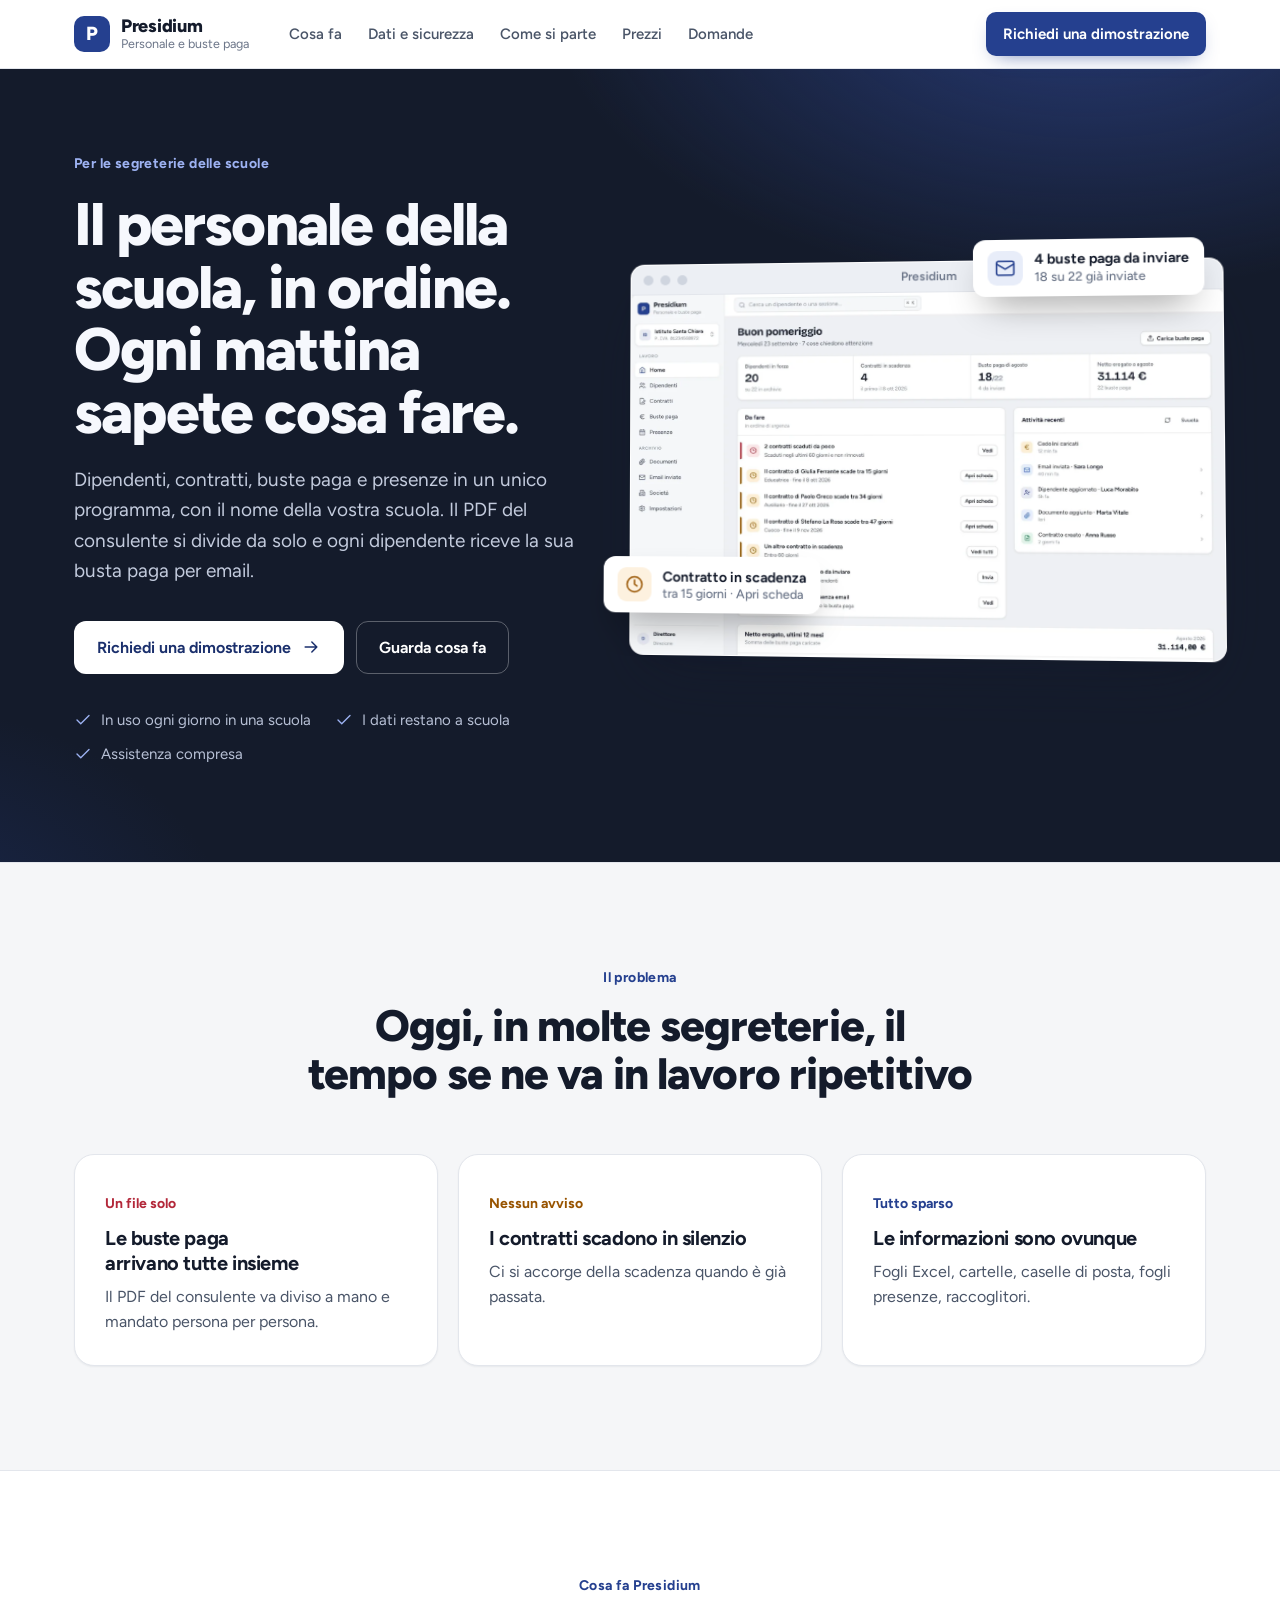
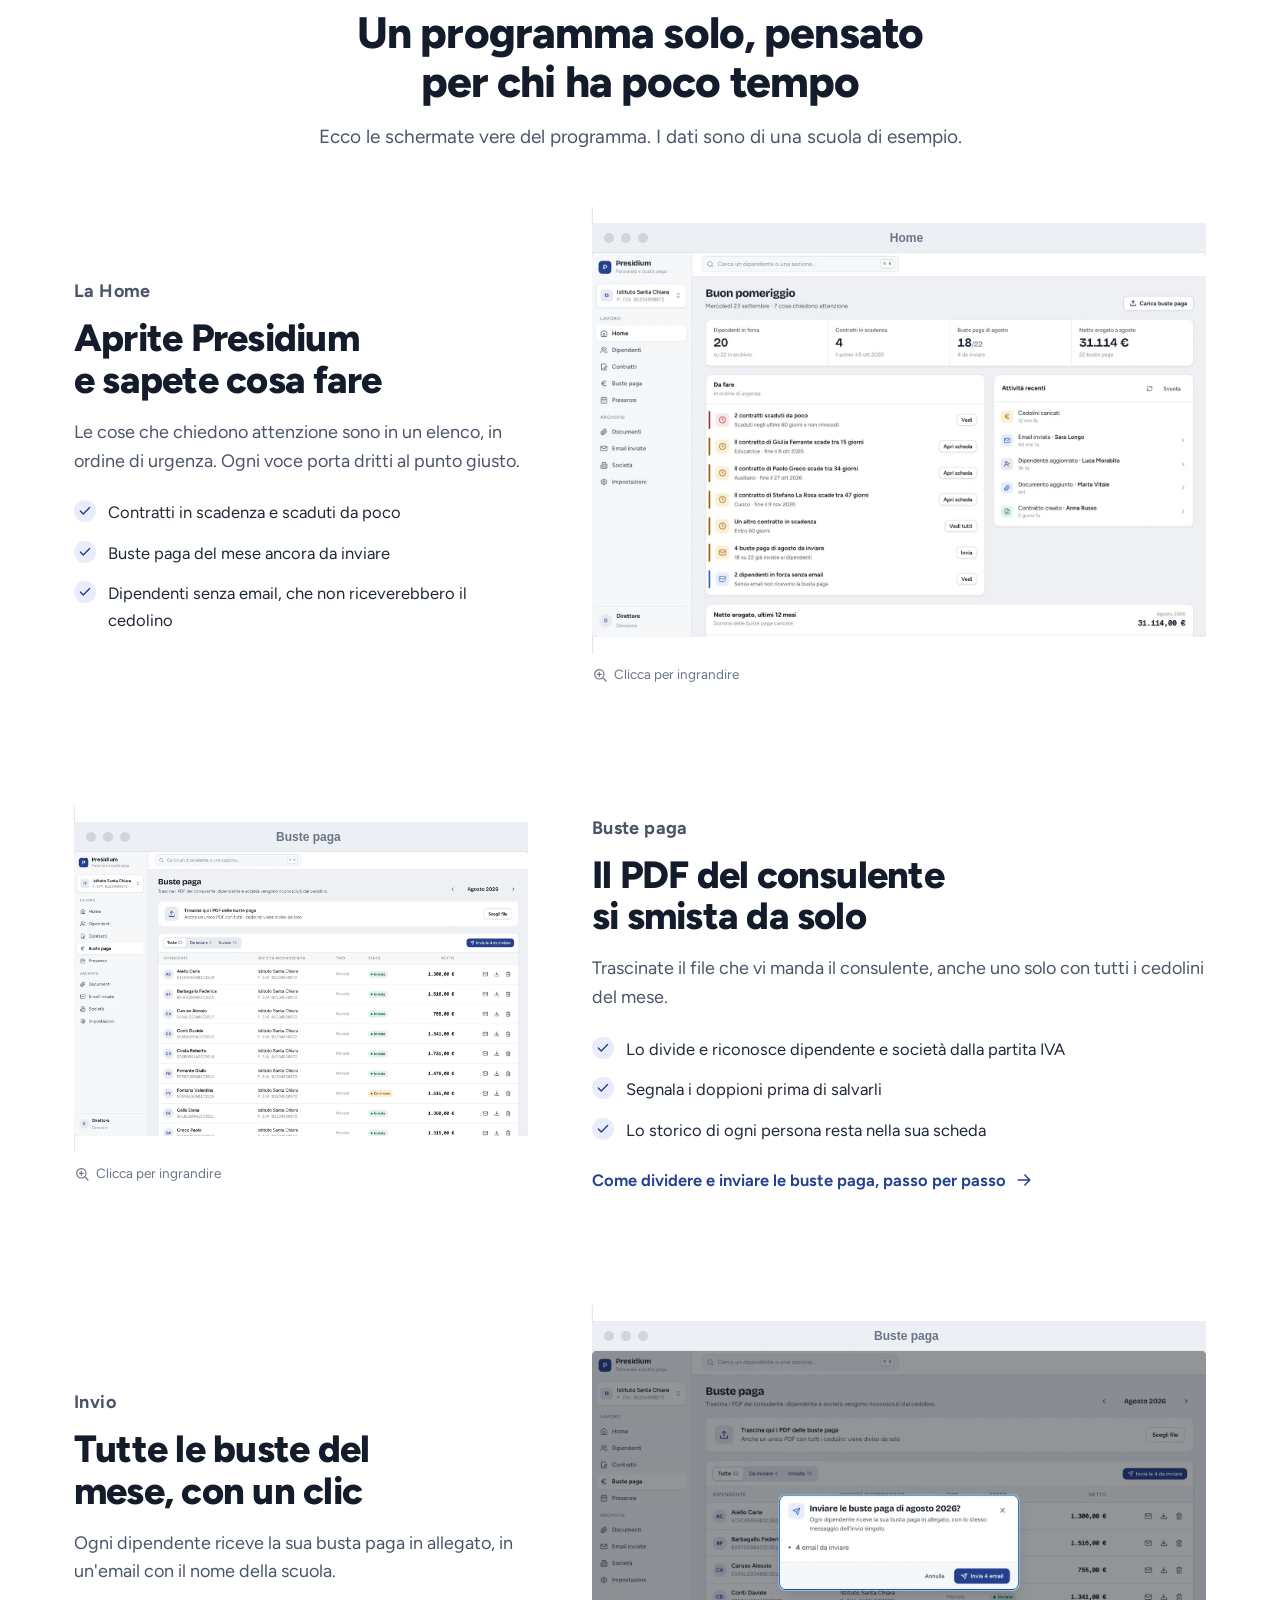
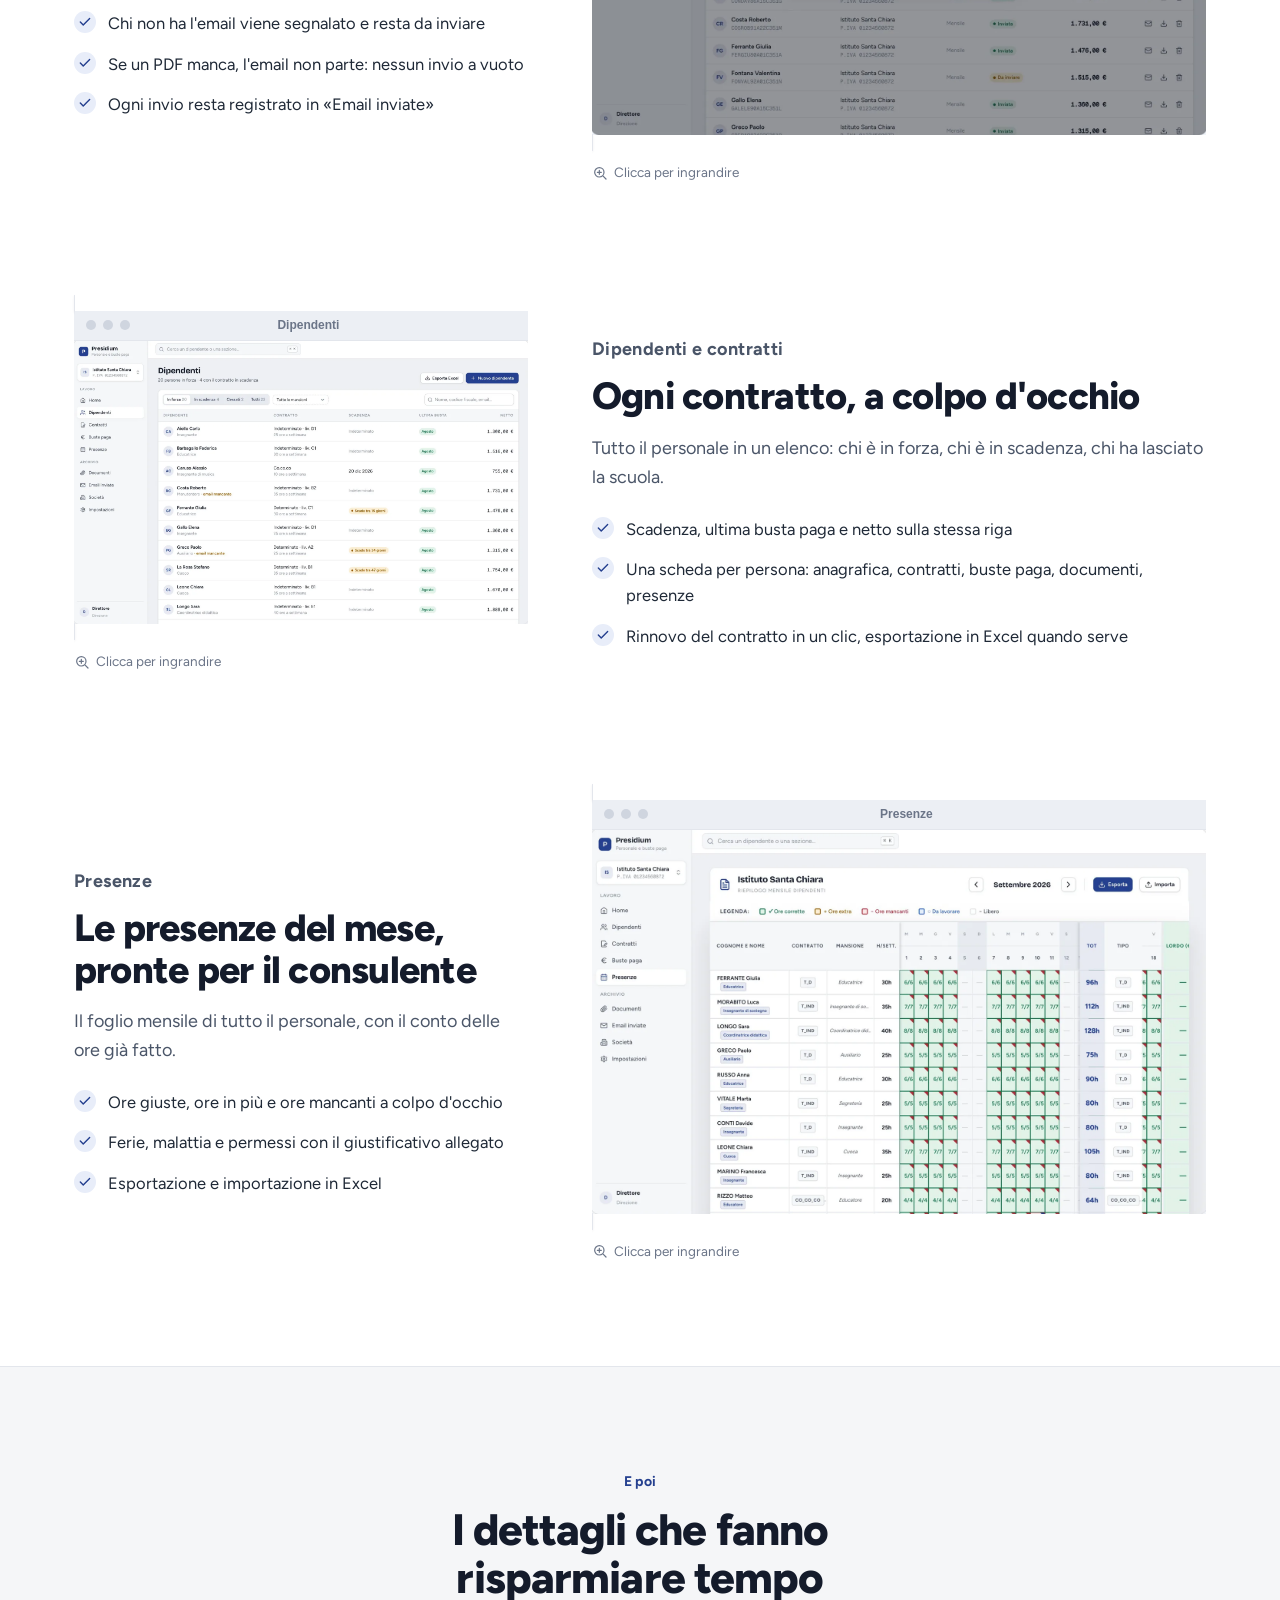
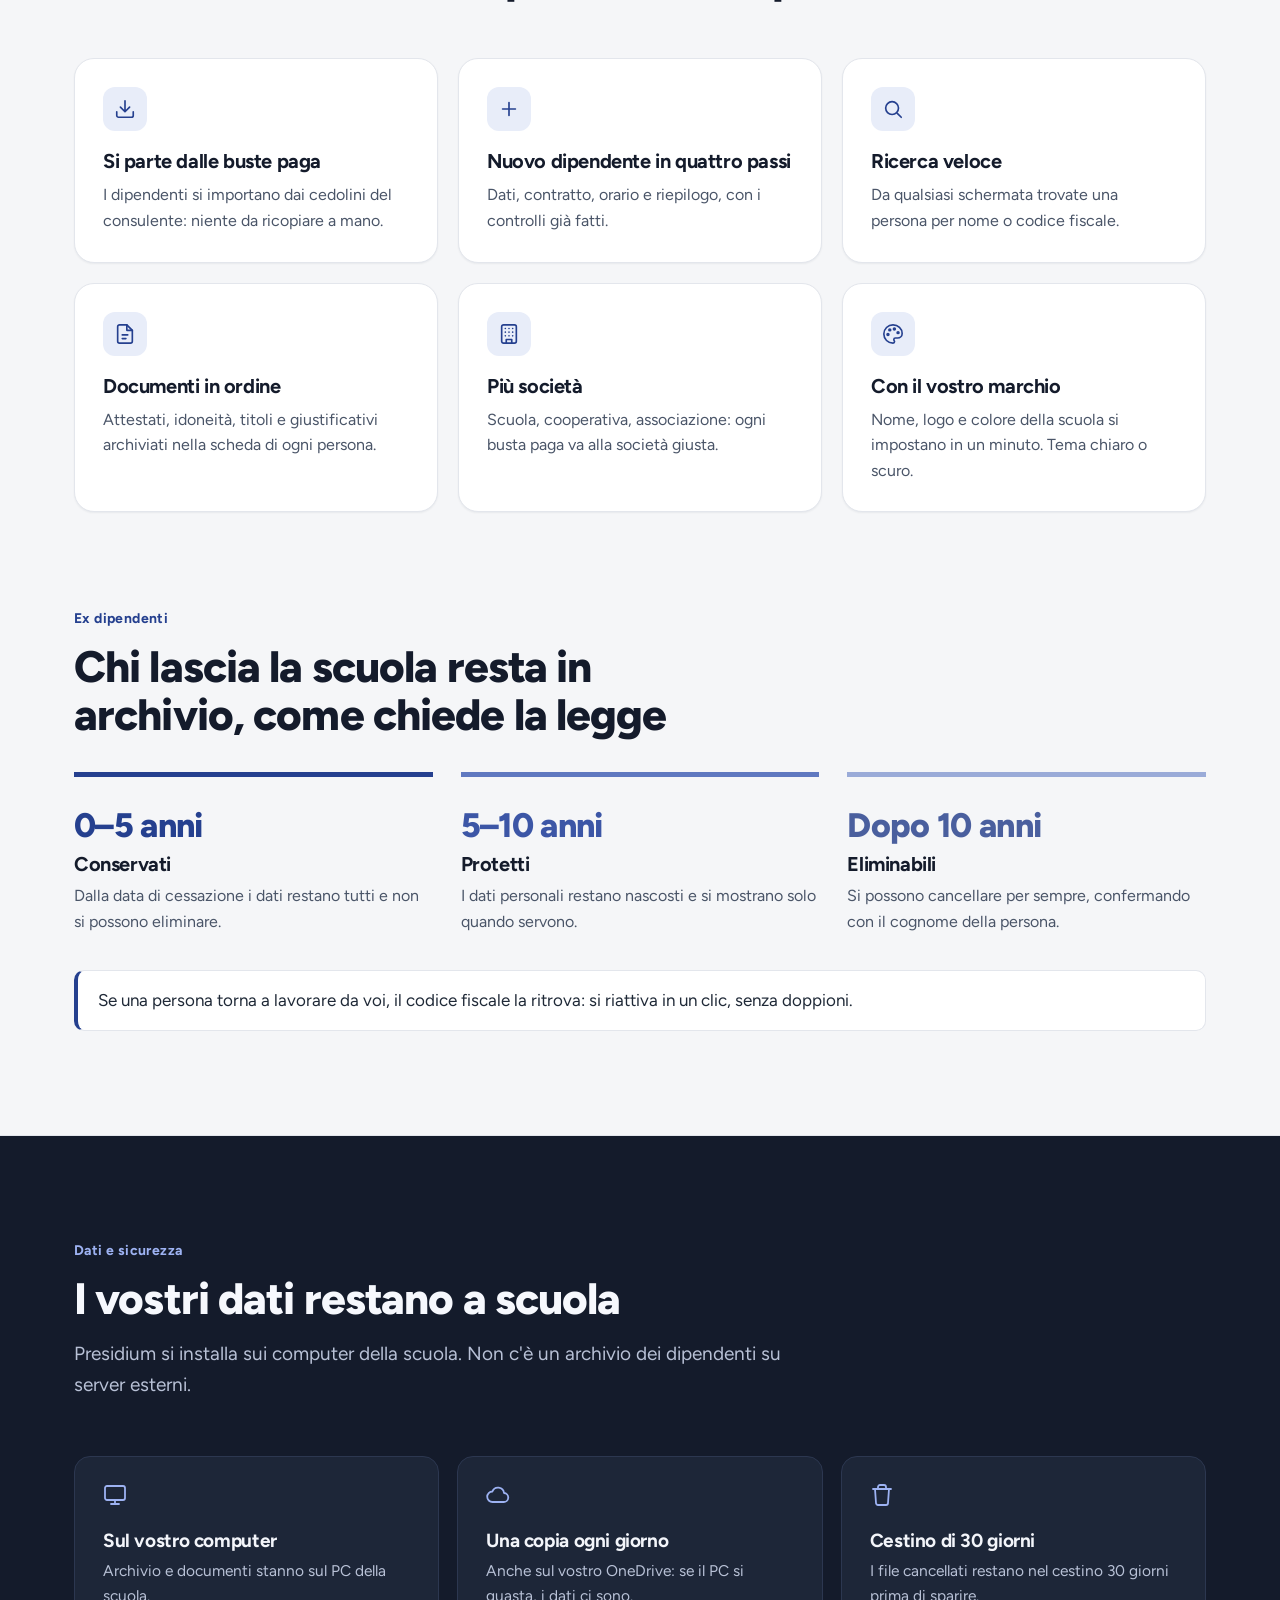
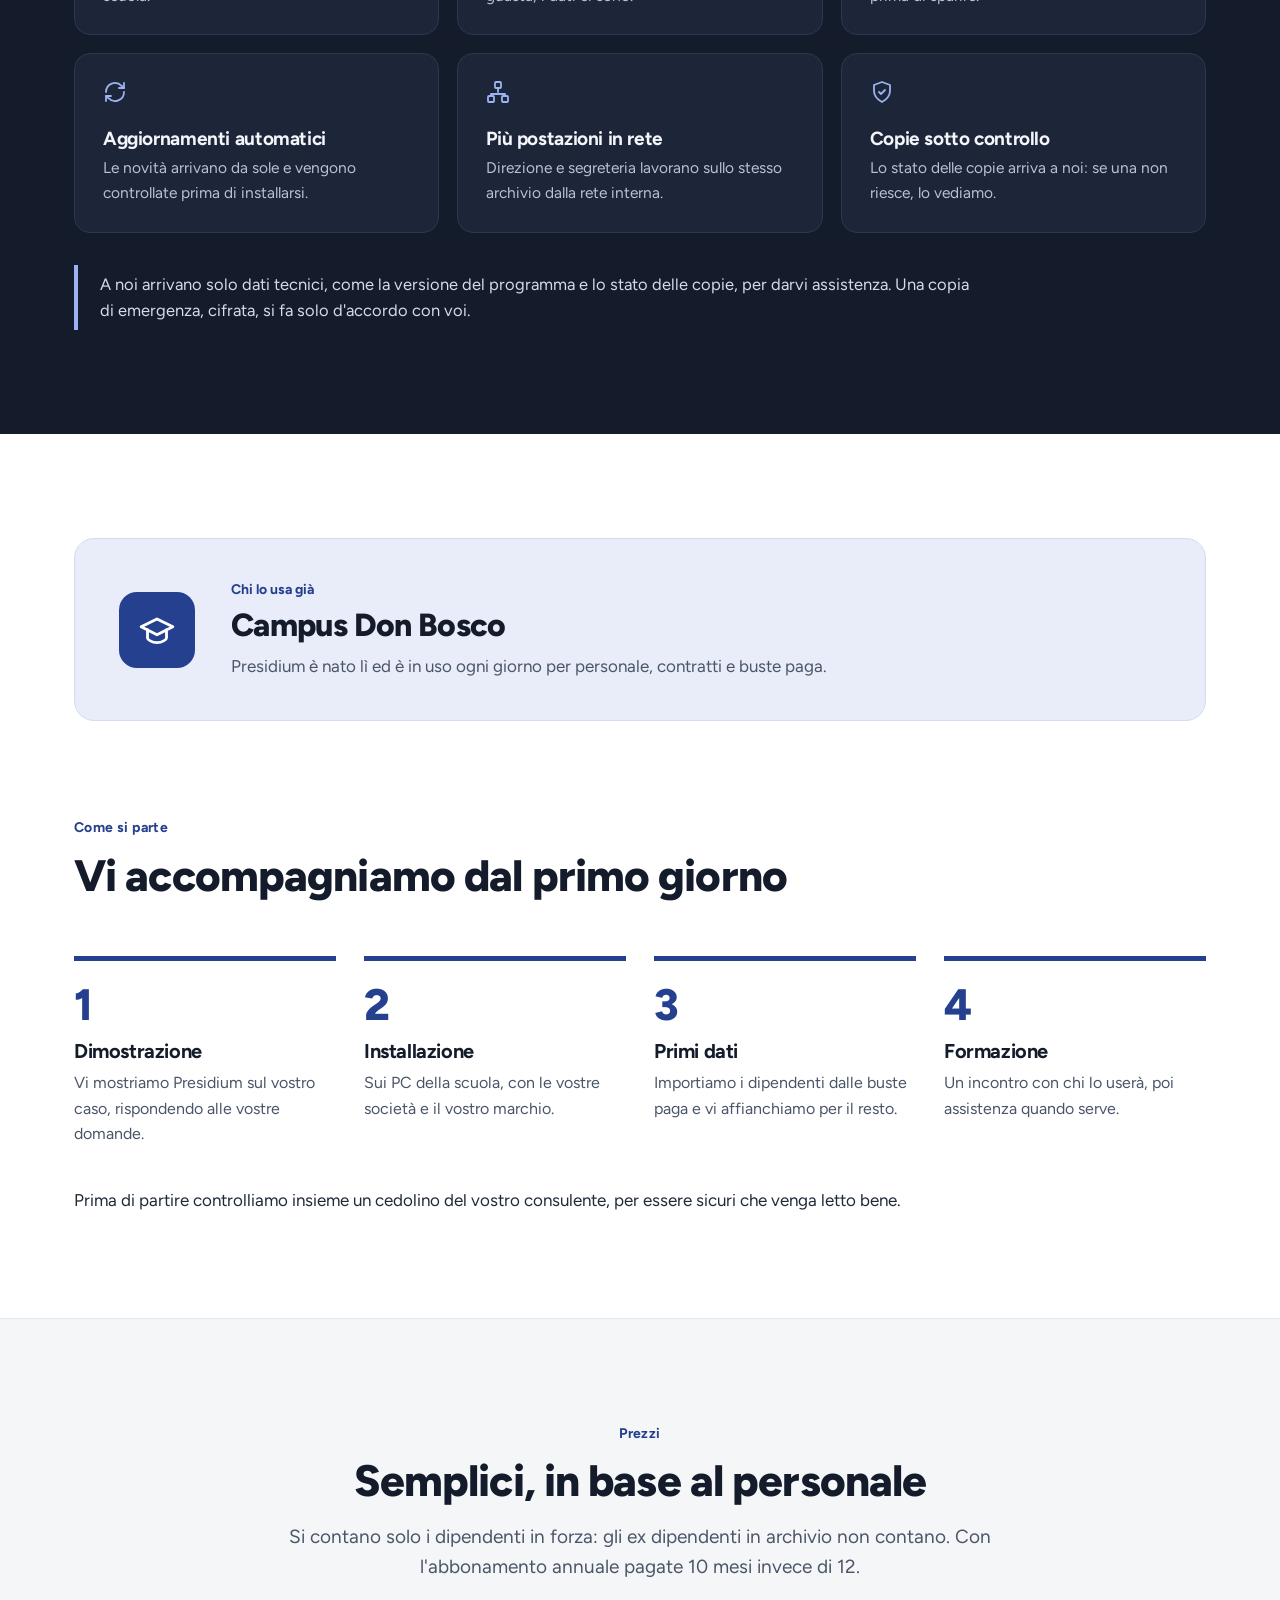
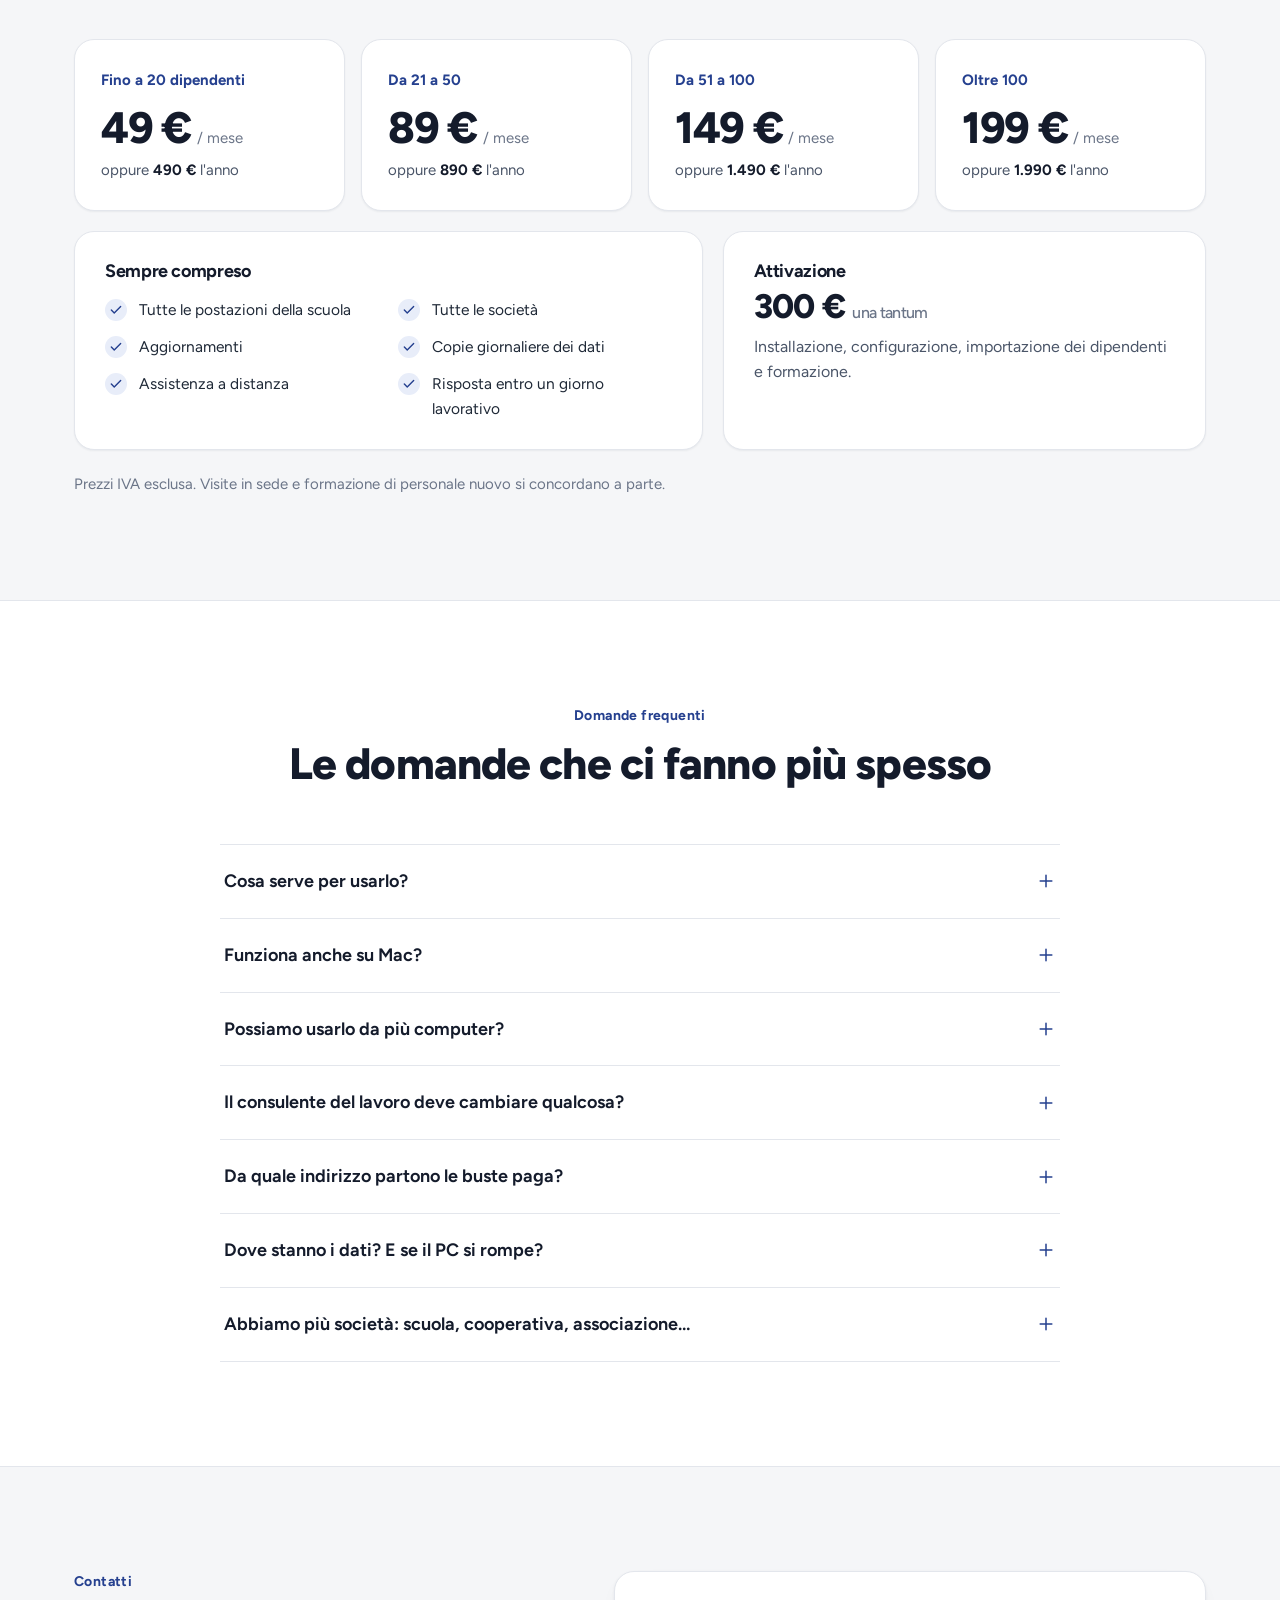
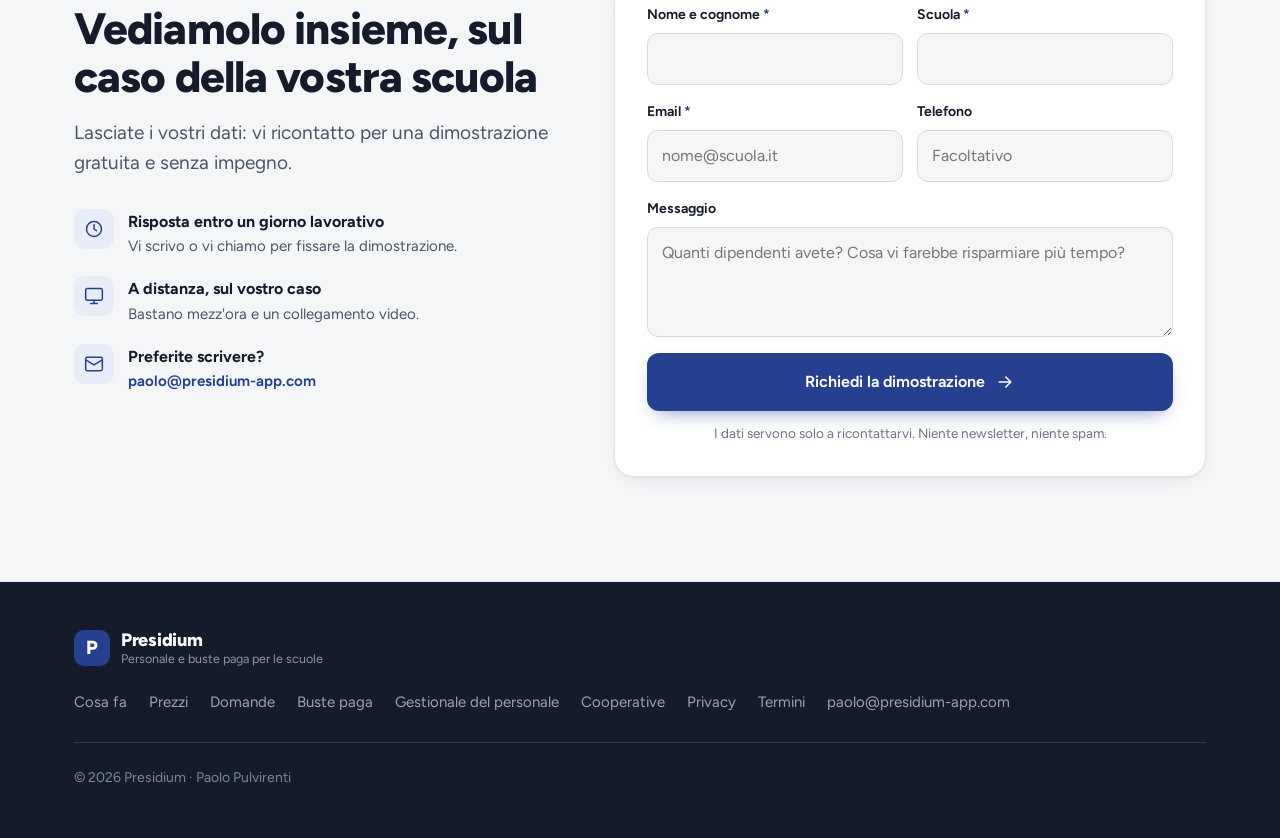
<file: index.html>
<!doctype html>
<html lang="it">
<head>
<meta charset="utf-8">
<meta name="viewport" content="width=device-width, initial-scale=1">
<title>Presidium — Personale e buste paga per le scuole</title>
<meta name="description" content="Presidium è il programma per le segreterie delle scuole: dipendenti, contratti, buste paga e presenze in un unico posto. Le buste paga del consulente si dividono e partono da sole. I dati restano a scuola.">
<meta name="theme-color" content="#141b2b">
<link rel="canonical" href="https://presidium-app.com/">
<meta property="og:type" content="website">
<meta property="og:locale" content="it_IT">
<meta property="og:url" content="https://presidium-app.com/">
<meta property="og:title" content="Presidium — Personale e buste paga per le scuole">
<meta property="og:description" content="Dipendenti, contratti, buste paga e presenze in un unico programma. Ogni mattina l'elenco di cosa fare.">
<meta property="og:image" content="https://presidium-app.com/img/og.jpg">
<meta property="og:image:width" content="1200">
<meta property="og:image:height" content="630">
<meta name="twitter:card" content="summary_large_image">
<link rel="icon" href="data:image/svg+xml,%3Csvg xmlns='http://www.w3.org/2000/svg' viewBox='0 0 64 64'%3E%3Crect width='64' height='64' rx='14' fill='%2325408f'/%3E%3Ctext x='32' y='45' font-family='Arial,sans-serif' font-size='36' font-weight='700' fill='white' text-anchor='middle'%3EP%3C/text%3E%3C/svg%3E">
<link rel="preload" href="fonts/figtree-latin.woff2" as="font" type="font/woff2" crossorigin>
<script type="application/ld+json">
{
  "@context": "https://schema.org",
  "@graph": [
    {
      "@type": "Organization",
      "@id": "https://presidium-app.com/#organizzazione",
      "name": "Presidium",
      "url": "https://presidium-app.com/",
      "email": "paolo@presidium-app.com",
      "areaServed": "IT"
    },
    {
      "@type": "WebSite",
      "@id": "https://presidium-app.com/#sito",
      "name": "Presidium",
      "url": "https://presidium-app.com/",
      "inLanguage": "it",
      "publisher": { "@id": "https://presidium-app.com/#organizzazione" }
    },
    {
      "@type": "SoftwareApplication",
      "name": "Presidium",
      "url": "https://presidium-app.com/",
      "applicationCategory": "BusinessApplication",
      "operatingSystem": "Windows",
      "inLanguage": "it",
      "description": "Programma per le segreterie delle scuole: dipendenti, contratti, buste paga e presenze in un unico posto. Divide il PDF delle buste paga del consulente e invia a ogni dipendente la sua.",
      "publisher": { "@id": "https://presidium-app.com/#organizzazione" },
      "offers": {
        "@type": "AggregateOffer",
        "priceCurrency": "EUR",
        "lowPrice": "49",
        "highPrice": "199",
        "offerCount": "4"
      }
    }
  ]
}
</script>
<style>
  @font-face{font-family:"Figtree";font-style:normal;font-weight:400 800;font-display:swap;src:url(fonts/figtree-latin.woff2) format("woff2")}

  :root{
    --ink:#141b2b; --ink-2:#1d2638; --ink-line:#2c3750;
    --text:#1f2937; --muted:#4a5568; --subtle:#6b7588;
    --bg:#ffffff; --bg-2:#f5f6f8; --bg-3:#eef1f6; --line:#e3e6ec; --line-2:#d5dae3;
    --brand:#25408f; --brand-2:#3654b3; --brand-dark:#1a2f6c; --brand-soft:#e8edf9; --brand-light:#9db2f2;
    --amber:#985400; --amber-soft:#fdf1df; --red:#b3283a; --green:#15803d; --green-soft:#e6f4ea;
    --r:14px; --r-lg:20px;
    --ff:"Figtree",-apple-system,BlinkMacSystemFont,"Segoe UI",Roboto,Helvetica,Arial,sans-serif;
    --shadow-sm:0 1px 2px rgba(20,27,43,.06);
    --shadow:0 1px 3px rgba(20,27,43,.06),0 8px 24px -12px rgba(20,27,43,.12);
    --shadow-lg:0 30px 60px -20px rgba(20,27,43,.35),0 12px 24px -12px rgba(20,27,43,.2);
  }
  *{box-sizing:border-box;margin:0;padding:0}
  html{scroll-behavior:smooth;-webkit-text-size-adjust:100%}
  body{font-family:var(--ff);color:var(--text);background:var(--bg);font-size:17px;line-height:1.6;-webkit-font-smoothing:antialiased;overflow-x:hidden}
  img{max-width:100%;display:block}
  a{color:inherit}
  :focus-visible{outline:3px solid var(--brand-light);outline-offset:2px;border-radius:6px}
  .wrap{max-width:1180px;margin:0 auto;padding:0 24px}
  .sr{position:absolute;width:1px;height:1px;overflow:hidden;clip:rect(0 0 0 0);white-space:nowrap}
  svg.i{width:20px;height:20px;stroke:currentColor;fill:none;stroke-width:1.8;stroke-linecap:round;stroke-linejoin:round;flex:none}

  /* type */
  .kicker{font-size:14px;font-weight:700;letter-spacing:.4px;color:var(--brand)}
  h1,h2,h3{color:var(--ink);letter-spacing:-.02em;text-wrap:balance}
  h2{font-size:clamp(30px,3.6vw,44px);line-height:1.1;font-weight:800}
  h3{font-size:20px;line-height:1.25;font-weight:700}
  .lead{font-size:19px;color:var(--muted);line-height:1.6}

  /* buttons */
  .btn{display:inline-flex;align-items:center;justify-content:center;gap:10px;font:inherit;font-size:16px;font-weight:650;padding:13px 22px;border-radius:12px;border:1px solid transparent;cursor:pointer;text-decoration:none;transition:background .15s,border-color .15s,transform .15s,box-shadow .15s;white-space:nowrap}
  .btn-primary{background:var(--brand);color:#fff;box-shadow:0 8px 20px -10px rgba(37,64,143,.7)}
  .btn-primary:hover{background:var(--brand-dark)}
  .btn-white{background:#fff;color:var(--brand-dark)}
  .btn-white:hover{background:var(--brand-soft)}
  .btn-outline{background:transparent;color:#fff;border-color:rgba(255,255,255,.3)}
  .btn-outline:hover{background:rgba(255,255,255,.08);border-color:rgba(255,255,255,.5)}
  .btn-sm{padding:9px 16px;font-size:15px;border-radius:10px}

  /* nav */
  .nav{position:sticky;top:0;z-index:50;background:rgba(255,255,255,.9);backdrop-filter:saturate(160%) blur(12px);-webkit-backdrop-filter:saturate(160%) blur(12px);border-bottom:1px solid var(--line)}
  .nav-in{display:flex;align-items:center;gap:28px;height:68px}
  .logo{display:flex;align-items:center;gap:11px;text-decoration:none;color:var(--ink)}
  .logo-mark{width:36px;height:36px;border-radius:10px;background:var(--brand);color:#fff;display:grid;place-items:center;font-weight:800;font-size:19px}
  .logo b{display:block;font-size:18px;font-weight:800;letter-spacing:-.3px;line-height:1.1}
  .logo small{display:block;font-size:12.5px;color:var(--subtle);line-height:1.2}
  .nav-links{display:flex;gap:26px;margin-left:12px}
  .nav-links a{font-size:15px;font-weight:550;color:var(--muted);text-decoration:none}
  .nav-links a:hover{color:var(--ink)}
  .nav .btn{margin-left:auto}

  /* hero */
  .hero{background:var(--ink);color:#e7ebf4;position:relative;overflow:hidden}
  .hero::before{content:"";position:absolute;inset:0;background:radial-gradient(900px 500px at 85% -10%,rgba(54,84,179,.55),transparent 60%),radial-gradient(600px 400px at -10% 110%,rgba(37,64,143,.35),transparent 60%)}
  .hero-in{position:relative;display:grid;grid-template-columns:minmax(0,1fr) minmax(0,1.15fr);gap:56px;align-items:center;padding-top:84px;padding-bottom:96px}
  .hero .kicker{color:var(--brand-light)}
  .hero h1{color:#f6f8fd;font-size:clamp(38px,4.8vw,60px);line-height:1.04;font-weight:800;letter-spacing:-.03em;margin-top:18px}
  .hero .lead{color:#c3cbdd;margin-top:22px;max-width:540px}
  .hero-cta{display:flex;gap:12px;margin-top:34px;flex-wrap:wrap}
  .hero-facts{display:flex;flex-wrap:wrap;gap:10px 24px;margin-top:34px;list-style:none}
  .hero-facts li{display:flex;align-items:center;gap:9px;font-size:15px;color:#b8c1d6}
  .hero-facts svg{color:var(--brand-light);width:18px;height:18px}

  .shot{position:relative}
  .frame{background:#fff;border-radius:14px;overflow:hidden;box-shadow:var(--shadow-lg);border:1px solid rgba(255,255,255,.08)}
  .frame-bar{display:flex;align-items:center;gap:7px;height:30px;padding:0 12px;background:#eceff4;border-bottom:1px solid var(--line)}
  .frame-bar i{width:10px;height:10px;border-radius:50%;background:#cfd5df}
  .frame-bar span{margin-left:auto;margin-right:auto;font-size:12px;color:var(--subtle);font-weight:600;transform:translateX(-18px)}
  .frame img{width:100%;height:auto;aspect-ratio:16/10;object-fit:cover;object-position:top left}
  .hero .shot{transform:perspective(1600px) rotateY(-6deg) rotateX(2deg);transform-origin:left center}
  .chip{position:absolute;display:flex;align-items:center;gap:11px;background:#fff;color:var(--ink);border-radius:12px;padding:11px 14px;box-shadow:0 18px 36px -14px rgba(0,0,0,.45);font-size:14px;font-weight:650;line-height:1.25}
  .chip small{display:block;font-weight:500;color:var(--subtle);font-size:12.5px}
  .chip .dot{width:34px;height:34px;border-radius:9px;display:grid;place-items:center;flex:none}
  .chip.c1{left:-26px;bottom:42px}
  .chip.c2{right:18px;top:-20px}

  /* sections */
  section{scroll-margin-top:72px}
  .blk{padding:104px 0}
  .blk.alt{background:var(--bg-2);border-top:1px solid var(--line);border-bottom:1px solid var(--line)}
  .head{max-width:720px;margin-bottom:56px}
  .head.center{margin-left:auto;margin-right:auto;text-align:center}
  .head h2{margin-top:12px}
  .head .lead{margin-top:16px}

  /* problems */
  .probs{display:grid;grid-template-columns:repeat(3,1fr);gap:20px}
  .prob{background:#fff;border:1px solid var(--line);border-radius:var(--r-lg);padding:30px;box-shadow:var(--shadow-sm)}
  .prob .tag{font-size:14px;font-weight:700}
  .prob h3{margin-top:10px}
  .prob p{margin-top:8px;color:var(--muted);font-size:16px}

  /* features */
  .feature{display:grid;grid-template-columns:minmax(0,.85fr) minmax(0,1.15fr);gap:64px;align-items:center}
  .feature + .feature{margin-top:112px}
  .feature.flip .f-text{order:2}
  .f-text h2{font-size:clamp(28px,3vw,38px);margin-top:12px}
  .f-text > p{margin-top:16px;color:var(--muted);font-size:18px}
  .ticks{list-style:none;margin-top:24px;display:flex;flex-direction:column;gap:14px}
  .ticks li{display:flex;gap:12px;align-items:flex-start;font-size:16.5px;color:var(--text)}
  .ticks li svg{width:22px;height:22px;color:var(--brand);background:var(--brand-soft);border-radius:50%;padding:4px;margin-top:1px;stroke-width:2.4}
  .f-link{display:inline-flex;align-items:center;gap:8px;margin-top:24px;font-weight:650;font-size:16.5px;color:var(--brand);text-decoration:none}
  .f-link:hover{color:var(--brand-dark);text-decoration:underline}
  .zoom{display:block;width:100%;padding:0;border:0;background:none;cursor:zoom-in;text-align:left;border-radius:14px}
  .zoom .frame{box-shadow:var(--shadow);border:1px solid var(--line);transition:transform .2s,box-shadow .2s}
  .zoom:hover .frame{transform:translateY(-3px);box-shadow:var(--shadow-lg)}
  .zoom-hint{display:flex;align-items:center;gap:6px;margin-top:12px;font-size:13.5px;color:var(--subtle)}
  .zoom-hint svg{width:16px;height:16px}

  /* small cards */
  .cards{display:grid;grid-template-columns:repeat(3,1fr);gap:20px}
  .card{background:#fff;border:1px solid var(--line);border-radius:var(--r-lg);padding:28px;box-shadow:var(--shadow-sm)}
  .card .ico{width:44px;height:44px;border-radius:12px;background:var(--brand-soft);color:var(--brand);display:grid;place-items:center;margin-bottom:18px}
  .card .ico svg{width:22px;height:22px}
  .card p{margin-top:8px;color:var(--muted);font-size:16px}

  /* archive timeline */
  .timeline{display:grid;grid-template-columns:repeat(3,1fr);gap:28px;margin-top:8px}
  .tl{border-top:5px solid var(--brand);padding-top:24px}
  .tl:nth-child(2){border-color:#5f78c0}
  .tl:nth-child(3){border-color:#9aabd8}
  .tl .yrs{font-size:34px;font-weight:800;color:var(--brand);letter-spacing:-.02em;line-height:1.1}
  .tl h3{margin-top:8px}
  .tl p{margin-top:6px;color:var(--muted);font-size:16px}
  .note{margin-top:36px;font-size:17px;color:var(--text);background:#fff;border:1px solid var(--line);border-left:4px solid var(--brand);border-radius:10px;padding:16px 20px}

  /* dark section */
  .dark{background:var(--ink);color:#d5dbe8}
  .dark h2{color:#f6f8fd}
  .dark .kicker{color:var(--brand-light)}
  .dark .lead{color:#b8c1d6}
  .dcards{display:grid;grid-template-columns:repeat(3,1fr);gap:18px}
  .dcard{background:var(--ink-2);border:1px solid var(--ink-line);border-radius:16px;padding:26px 28px}
  .dcard svg{color:var(--brand-light);width:24px;height:24px}
  .dcard h3{color:#f3f5fa;margin-top:14px;font-size:19px}
  .dcard p{color:#b8c1d6;margin-top:6px;font-size:15.5px}
  .privacy{margin-top:32px;border-left:4px solid var(--brand-light);padding:6px 0 6px 22px;color:#d5dbe8;font-size:16.5px;max-width:900px}

  /* reference */
  .ref{display:grid;grid-template-columns:auto 1fr;gap:36px;align-items:center;background:var(--brand-soft);border:1px solid #d3dcf3;border-radius:var(--r-lg);padding:40px 44px}
  .ref .badge{width:76px;height:76px;border-radius:18px;background:var(--brand);color:#fff;display:grid;place-items:center}
  .ref .badge svg{width:38px;height:38px}
  .ref p.k{font-size:14px;font-weight:700;color:var(--brand)}
  .ref h3{font-size:clamp(24px,2.6vw,32px);margin-top:4px;font-weight:800}
  .ref p.d{margin-top:8px;color:var(--muted);font-size:17px}

  /* steps */
  .steps{display:grid;grid-template-columns:repeat(4,1fr);gap:28px;list-style:none;counter-reset:s}
  .step{border-top:5px solid var(--brand);padding-top:22px;counter-increment:s}
  .step::before{content:counter(s);display:block;font-size:44px;font-weight:800;color:var(--brand);line-height:1}
  .step h3{margin-top:12px}
  .step p{margin-top:6px;color:var(--muted);font-size:16px}
  .steps-note{margin-top:40px;font-size:17px;color:var(--text)}

  /* pricing */
  .tiers{display:grid;grid-template-columns:repeat(4,1fr);gap:16px}
  .tier{background:#fff;border:1px solid var(--line);border-radius:var(--r-lg);padding:28px 26px;display:flex;flex-direction:column;box-shadow:var(--shadow-sm)}
  .tier .who{font-size:15px;font-weight:700;color:var(--brand)}
  .tier .price{margin-top:14px;display:flex;align-items:baseline;gap:6px;color:var(--ink)}
  .tier .price b{font-size:44px;font-weight:800;letter-spacing:-.03em;line-height:1}
  .tier .price span{color:var(--subtle);font-size:15px}
  .tier .year{margin-top:8px;font-size:15px;color:var(--muted)}
  .tier .year b{color:var(--ink)}
  .included{display:grid;grid-template-columns:1.3fr 1fr;gap:20px;margin-top:20px}
  .box{background:#fff;border:1px solid var(--line);border-radius:var(--r-lg);padding:28px 30px;box-shadow:var(--shadow-sm)}
  .box h3{font-size:18px}
  .box .ticks{margin-top:16px;display:grid;grid-template-columns:1fr 1fr;gap:12px 20px}
  .box .ticks li{font-size:15.5px}
  .box p{margin-top:8px;color:var(--muted);font-size:16px}
  .box .big{font-size:34px;font-weight:800;color:var(--ink);letter-spacing:-.02em;margin-top:6px;line-height:1.1}
  .price-note{margin-top:22px;font-size:15px;color:var(--subtle)}

  /* faq */
  .faq{max-width:840px;margin:0 auto;border-top:1px solid var(--line)}
  .faq details{border-bottom:1px solid var(--line)}
  .faq summary{list-style:none;cursor:pointer;display:flex;justify-content:space-between;gap:20px;align-items:center;padding:22px 4px;font-size:18px;font-weight:650;color:var(--ink)}
  .faq summary::-webkit-details-marker{display:none}
  .faq summary svg{transition:transform .2s;color:var(--brand)}
  .faq details[open] summary svg{transform:rotate(45deg)}
  .faq details p{padding:0 4px 24px;color:var(--muted);font-size:16.5px;max-width:740px}

  /* contact */
  .contact{display:grid;grid-template-columns:minmax(0,.9fr) minmax(0,1.1fr);gap:56px;align-items:start}
  .contact .lead{margin-top:16px}
  .clist{list-style:none;margin-top:30px;display:flex;flex-direction:column;gap:18px}
  .clist li{display:flex;gap:14px;align-items:flex-start}
  .clist .k{width:40px;height:40px;border-radius:11px;background:var(--brand-soft);color:var(--brand);display:grid;place-items:center;flex:none}
  .clist b{display:block;font-size:16px;color:var(--ink)}
  .clist span{display:block;color:var(--muted);font-size:15px}
  .clist a{color:var(--brand);font-weight:650;text-decoration:none}
  .clist a:hover{text-decoration:underline}
  .form-card{background:#fff;border:1px solid var(--line);border-radius:var(--r-lg);padding:32px;box-shadow:var(--shadow)}
  .frow{display:grid;grid-template-columns:1fr 1fr;gap:14px}
  .fg{display:flex;flex-direction:column;gap:7px;margin-bottom:16px}
  .fg label{font-size:14px;font-weight:650;color:var(--ink)}
  .fg label .req{color:var(--brand)}
  .fg input,.fg textarea{font:inherit;font-size:16px;color:var(--text);background:var(--bg-2);border:1px solid var(--line-2);border-radius:11px;padding:12px 14px;width:100%;transition:border-color .15s,box-shadow .15s,background .15s}
  .fg input:focus,.fg textarea:focus{outline:none;border-color:var(--brand);box-shadow:0 0 0 4px var(--brand-soft);background:#fff}
  .fg textarea{resize:vertical;min-height:110px}
  .hp{position:absolute;left:-9999px;width:1px;height:1px;opacity:0}
  .form-note{font-size:13.5px;color:var(--subtle);margin-top:12px;text-align:center}
  .form-err{display:none;margin-top:12px;font-size:14.5px;color:var(--red);background:#fbeaec;border:1px solid #f1c6cc;padding:11px 14px;border-radius:10px}
  .form-ok{display:none;text-align:center;padding:36px 10px}
  .form-ok .okc{width:64px;height:64px;border-radius:50%;background:var(--green-soft);color:var(--green);display:grid;place-items:center;margin:0 auto 18px}
  .form-ok .okc svg{width:30px;height:30px;stroke-width:2.4}
  .form-ok h3{font-size:22px}
  .form-ok p{color:var(--muted);margin-top:8px}

  /* footer */
  .ft{background:var(--ink);color:#9aa4ba;padding:48px 0;font-size:15px}
  .ft-in{display:flex;justify-content:space-between;align-items:center;gap:24px;flex-wrap:wrap}
  .ft .logo{color:#fff}
  .ft .logo small{color:#8b96ad}
  .ft-links{display:flex;gap:22px;flex-wrap:wrap}
  .ft-links a{text-decoration:none}
  .ft-links a:hover{color:#fff}
  .ft-bottom{margin-top:28px;padding-top:24px;border-top:1px solid var(--ink-line);font-size:14px;color:#7c879d}

  /* lightbox */
  dialog.lb{border:0;padding:0;background:transparent;max-width:min(1400px,94vw);max-height:92vh;margin:auto}
  dialog.lb::backdrop{background:rgba(10,14,24,.82)}
  dialog.lb img{width:100%;height:auto;max-height:86vh;object-fit:contain;border-radius:12px;background:#fff}
  dialog.lb p{color:#e7ebf4;text-align:center;margin-top:12px;font-size:15px}
  dialog.lb button{position:absolute;top:10px;right:10px;width:40px;height:40px;border-radius:50%;border:0;background:rgba(20,27,43,.75);color:#fff;cursor:pointer;display:grid;place-items:center}

  /* reveal */
  .rv{opacity:0;transform:translateY(18px);transition:opacity .6s ease,transform .6s ease}
  .rv.in{opacity:1;transform:none}
  .no-js .rv{opacity:1;transform:none}

  @media (prefers-reduced-motion:reduce){
    html{scroll-behavior:auto}
    *,*::before,*::after{transition:none!important;animation:none!important}
    .rv{opacity:1;transform:none}
    .hero .shot{transform:none}
  }
  @media (max-width:1000px){
    .hero-in{grid-template-columns:1fr;padding-top:64px;padding-bottom:72px;gap:48px}
    .hero .shot{transform:none;max-width:680px}
    .feature,.feature.flip{grid-template-columns:1fr;gap:32px}
    .feature.flip .f-text{order:0}
    .feature + .feature{margin-top:80px}
    .probs,.cards,.dcards,.timeline{grid-template-columns:1fr 1fr}
    .steps,.tiers{grid-template-columns:1fr 1fr}
    .included{grid-template-columns:1fr}
    .contact{grid-template-columns:1fr;gap:36px}
    .nav-links{display:none}
    .blk{padding:80px 0}
  }
  @media (max-width:640px){
    body{font-size:16px}
    .wrap{padding-left:16px;padding-right:16px}
    .probs,.cards,.dcards,.timeline,.steps,.tiers,.frow{grid-template-columns:1fr}
    .box .ticks{grid-template-columns:1fr}
    .hero-cta .btn{width:100%}
    .chip{display:none}
    .ref{grid-template-columns:1fr;padding:30px 24px;gap:20px}
    .logo small{display:none}
    .nav .btn{padding:9px 13px;font-size:14px}
    .blk{padding:64px 0}
    .head{margin-bottom:40px}
    .form-card{padding:22px}
  }
</style>
</head>
<body class="no-js">
<script>document.body.classList.remove('no-js')</script>

<svg width="0" height="0" style="position:absolute" aria-hidden="true"><defs>
  <symbol id="i-check" viewBox="0 0 24 24"><path d="M20 6 9 17l-5-5"/></symbol>
  <symbol id="i-arrow" viewBox="0 0 24 24"><path d="M5 12h14M13 6l6 6-6 6"/></symbol>
  <symbol id="i-mail" viewBox="0 0 24 24"><rect x="2" y="4" width="20" height="16" rx="2"/><path d="m22 7-10 6L2 7"/></symbol>
  <symbol id="i-clock" viewBox="0 0 24 24"><circle cx="12" cy="12" r="9"/><path d="M12 7v5l3 2"/></symbol>
  <symbol id="i-pc" viewBox="0 0 24 24"><rect x="2" y="3" width="20" height="14" rx="2"/><path d="M8 21h8M12 17v4"/></symbol>
  <symbol id="i-cloud" viewBox="0 0 24 24"><path d="M17.5 19a4.5 4.5 0 0 0 .5-9 6 6 0 0 0-11.6-1.5A4 4 0 0 0 6.5 19z"/></symbol>
  <symbol id="i-trash" viewBox="0 0 24 24"><path d="M3 6h18M8 6V4a2 2 0 0 1 2-2h4a2 2 0 0 1 2 2v2M19 6l-1 14a2 2 0 0 1-2 2H8a2 2 0 0 1-2-2L5 6"/></symbol>
  <symbol id="i-refresh" viewBox="0 0 24 24"><path d="M21 12a9 9 0 0 1-15.5 6.2L3 16M3 12a9 9 0 0 1 15.5-6.2L21 8"/><path d="M21 3v5h-5M3 21v-5h5"/></symbol>
  <symbol id="i-net" viewBox="0 0 24 24"><rect x="9" y="2" width="6" height="6" rx="1"/><rect x="2" y="16" width="6" height="6" rx="1"/><rect x="16" y="16" width="6" height="6" rx="1"/><path d="M12 8v4M5 16v-2h14v2"/></symbol>
  <symbol id="i-shield" viewBox="0 0 24 24"><path d="M12 2 4 5v6c0 5 3.5 8.5 8 11 4.5-2.5 8-6 8-11V5z"/><path d="m9 12 2 2 4-4"/></symbol>
  <symbol id="i-file" viewBox="0 0 24 24"><path d="M14 2H6a2 2 0 0 0-2 2v16a2 2 0 0 0 2 2h12a2 2 0 0 0 2-2V8z"/><path d="M14 2v6h6M9 13h6M9 17h4"/></symbol>
  <symbol id="i-search" viewBox="0 0 24 24"><circle cx="11" cy="11" r="7"/><path d="m21 21-4.3-4.3"/></symbol>
  <symbol id="i-building" viewBox="0 0 24 24"><rect x="4" y="2" width="16" height="20" rx="2"/><path d="M9 22v-4h6v4M8 6h.01M12 6h.01M16 6h.01M8 10h.01M12 10h.01M16 10h.01M8 14h.01M12 14h.01M16 14h.01"/></symbol>
  <symbol id="i-palette" viewBox="0 0 24 24"><circle cx="13.5" cy="6.5" r="1"/><circle cx="17.5" cy="10.5" r="1"/><circle cx="8.5" cy="7.5" r="1"/><circle cx="6.5" cy="12.5" r="1"/><path d="M12 2a10 10 0 0 0 0 20c.9 0 1.7-.8 1.7-1.7 0-.4-.2-.8-.4-1.1-.3-.3-.4-.7-.4-1.1 0-.9.8-1.7 1.7-1.7H17a5 5 0 0 0 5-5C22 6 17.5 2 12 2z"/></symbol>
  <symbol id="i-import" viewBox="0 0 24 24"><path d="M21 15v4a2 2 0 0 1-2 2H5a2 2 0 0 1-2-2v-4M7 10l5 5 5-5M12 15V3"/></symbol>
  <symbol id="i-plus" viewBox="0 0 24 24"><path d="M12 5v14M5 12h14"/></symbol>
  <symbol id="i-zoom" viewBox="0 0 24 24"><circle cx="11" cy="11" r="7"/><path d="m21 21-4.3-4.3M11 8v6M8 11h6"/></symbol>
  <symbol id="i-x" viewBox="0 0 24 24"><path d="M18 6 6 18M6 6l12 12"/></symbol>
  <symbol id="i-school" viewBox="0 0 24 24"><path d="M22 10 12 5 2 10l10 5 10-5z"/><path d="M6 12v5c0 1 2.7 3 6 3s6-2 6-3v-5"/></symbol>
  <symbol id="i-phone" viewBox="0 0 24 24"><path d="M22 16.9v3a2 2 0 0 1-2.2 2 19.8 19.8 0 0 1-8.6-3.1 19.5 19.5 0 0 1-6-6A19.8 19.8 0 0 1 2.1 4.2 2 2 0 0 1 4.1 2h3a2 2 0 0 1 2 1.7c.1.9.4 1.8.7 2.7a2 2 0 0 1-.5 2.1L8 9.8a16 16 0 0 0 6 6l1.3-1.3a2 2 0 0 1 2.1-.4c.9.3 1.8.6 2.7.7a2 2 0 0 1 1.7 2z"/></symbol>
</defs></svg>

<!-- NAV -->
<header class="nav">
  <div class="wrap nav-in">
    <a class="logo" href="#top" aria-label="Presidium, torna su">
      <span class="logo-mark" aria-hidden="true">P</span>
      <span><b>Presidium</b><small>Personale e buste paga</small></span>
    </a>
    <nav class="nav-links" aria-label="Sezioni">
      <a href="#funzioni">Cosa fa</a>
      <a href="#sicurezza">Dati e sicurezza</a>
      <a href="#partenza">Come si parte</a>
      <a href="#prezzi">Prezzi</a>
      <a href="#domande">Domande</a>
    </nav>
    <a class="btn btn-primary btn-sm" href="#contatti">Richiedi una dimostrazione</a>
  </div>
</header>

<main id="top">

<!-- HERO -->
<section class="hero" aria-labelledby="hero-title">
  <div class="wrap hero-in">
    <div>
      <p class="kicker">Per le segreterie delle scuole</p>
      <h1 id="hero-title">Il personale della scuola, in ordine. Ogni mattina sapete cosa fare.</h1>
      <p class="lead">Dipendenti, contratti, buste paga e presenze in un unico programma, con il nome della vostra scuola. Il PDF del consulente si divide da solo e ogni dipendente riceve la sua busta paga per email.</p>
      <div class="hero-cta">
        <a class="btn btn-white" href="#contatti">Richiedi una dimostrazione <svg class="i"><use href="#i-arrow"/></svg></a>
        <a class="btn btn-outline" href="#funzioni">Guarda cosa fa</a>
      </div>
      <ul class="hero-facts">
        <li><svg class="i"><use href="#i-check"/></svg>In uso ogni giorno in una scuola</li>
        <li><svg class="i"><use href="#i-check"/></svg>I dati restano a scuola</li>
        <li><svg class="i"><use href="#i-check"/></svg>Assistenza compresa</li>
      </ul>
    </div>
    <div class="shot">
      <div class="frame">
        <div class="frame-bar" aria-hidden="true"><i></i><i></i><i></i><span>Presidium</span></div>
        <img src="img/home.webp" width="1600" height="1000" alt="La Home di Presidium: dipendenti in forza, contratti in scadenza, buste paga del mese e l'elenco delle cose da fare" fetchpriority="high">
      </div>
      <div class="chip c1" aria-hidden="true"><span class="dot" style="background:var(--amber-soft);color:var(--amber)"><svg class="i"><use href="#i-clock"/></svg></span><span>Contratto in scadenza<small>tra 15 giorni · Apri scheda</small></span></div>
      <div class="chip c2" aria-hidden="true"><span class="dot" style="background:var(--brand-soft);color:var(--brand)"><svg class="i"><use href="#i-mail"/></svg></span><span>4 buste paga da inviare<small>18 su 22 già inviate</small></span></div>
    </div>
  </div>
</section>

<!-- PROBLEMA -->
<section class="blk alt" aria-labelledby="prob-title">
  <div class="wrap">
    <div class="head center rv">
      <p class="kicker">Il problema</p>
      <h2 id="prob-title">Oggi, in molte segreterie, il tempo se ne va in lavoro ripetitivo</h2>
    </div>
    <div class="probs">
      <div class="prob rv"><p class="tag" style="color:var(--red)">Un file solo</p><h3>Le buste paga arrivano tutte insieme</h3><p>Il PDF del consulente va diviso a mano e mandato persona per persona.</p></div>
      <div class="prob rv"><p class="tag" style="color:var(--amber)">Nessun avviso</p><h3>I contratti scadono in silenzio</h3><p>Ci si accorge della scadenza quando è già passata.</p></div>
      <div class="prob rv"><p class="tag" style="color:var(--brand)">Tutto sparso</p><h3>Le informazioni sono ovunque</h3><p>Fogli Excel, cartelle, caselle di posta, fogli presenze, raccoglitori.</p></div>
    </div>
  </div>
</section>

<!-- FUNZIONI -->
<section class="blk" id="funzioni" aria-labelledby="f-title">
  <div class="wrap">
    <div class="head center rv">
      <p class="kicker">Cosa fa Presidium</p>
      <h2 id="f-title">Un programma solo, pensato per chi ha poco tempo</h2>
      <p class="lead">Ecco le schermate vere del programma. I dati sono di una scuola di esempio.</p>
    </div>

    <div class="feature">
      <div class="f-text rv">
        <p class="kicker">La Home</p>
        <h2>Aprite Presidium e sapete cosa fare</h2>
        <p>Le cose che chiedono attenzione sono in un elenco, in ordine di urgenza. Ogni voce porta dritti al punto giusto.</p>
        <ul class="ticks">
          <li><svg class="i"><use href="#i-check"/></svg>Contratti in scadenza e scaduti da poco</li>
          <li><svg class="i"><use href="#i-check"/></svg>Buste paga del mese ancora da inviare</li>
          <li><svg class="i"><use href="#i-check"/></svg>Dipendenti senza email, che non riceverebbero il cedolino</li>
        </ul>
      </div>
      <div class="rv">
        <button class="zoom" type="button" data-src="img/home.webp" data-cap="La Home con le cose da fare del giorno">
          <span class="frame"><span class="frame-bar" aria-hidden="true"><i></i><i></i><i></i><span>Home</span></span><img src="img/home.webp" width="1600" height="1000" loading="lazy" alt="La Home con numeri del mese, cose da fare e attività recenti"></span>
        </button>
        <p class="zoom-hint"><svg class="i"><use href="#i-zoom"/></svg>Clicca per ingrandire</p>
      </div>
    </div>

    <div class="feature flip">
      <div class="f-text rv">
        <p class="kicker">Buste paga</p>
        <h2>Il PDF del consulente si smista da solo</h2>
        <p>Trascinate il file che vi manda il consulente, anche uno solo con tutti i cedolini del mese.</p>
        <ul class="ticks">
          <li><svg class="i"><use href="#i-check"/></svg>Lo divide e riconosce dipendente e società dalla partita IVA</li>
          <li><svg class="i"><use href="#i-check"/></svg>Segnala i doppioni prima di salvarli</li>
          <li><svg class="i"><use href="#i-check"/></svg>Lo storico di ogni persona resta nella sua scheda</li>
        </ul>
        <a class="f-link" href="/buste-paga-dipendenti">Come dividere e inviare le buste paga, passo per passo <svg class="i"><use href="#i-arrow"/></svg></a>
      </div>
      <div class="rv">
        <button class="zoom" type="button" data-src="img/buste-paga.webp" data-cap="Le buste paga del mese, con la società riconosciuta e lo stato dell'invio">
          <span class="frame"><span class="frame-bar" aria-hidden="true"><i></i><i></i><i></i><span>Buste paga</span></span><img src="img/buste-paga.webp" width="1600" height="1000" loading="lazy" alt="Elenco delle buste paga del mese con società riconosciuta, stato di invio e netto"></span>
        </button>
        <p class="zoom-hint"><svg class="i"><use href="#i-zoom"/></svg>Clicca per ingrandire</p>
      </div>
    </div>

    <div class="feature">
      <div class="f-text rv">
        <p class="kicker">Invio</p>
        <h2>Tutte le buste del mese, con un clic</h2>
        <p>Ogni dipendente riceve la sua busta paga in allegato, in un'email con il nome della scuola.</p>
        <ul class="ticks">
          <li><svg class="i"><use href="#i-check"/></svg>Chi non ha l'email viene segnalato e resta da inviare</li>
          <li><svg class="i"><use href="#i-check"/></svg>Se un PDF manca, l'email non parte: nessun invio a vuoto</li>
          <li><svg class="i"><use href="#i-check"/></svg>Ogni invio resta registrato in «Email inviate»</li>
        </ul>
      </div>
      <div class="rv">
        <button class="zoom" type="button" data-src="img/invio.webp" data-cap="La conferma prima di inviare le buste paga del mese">
          <span class="frame"><span class="frame-bar" aria-hidden="true"><i></i><i></i><i></i><span>Buste paga</span></span><img src="img/invio.webp" width="1600" height="1000" loading="lazy" alt="Finestra di conferma per inviare le buste paga del mese"></span>
        </button>
        <p class="zoom-hint"><svg class="i"><use href="#i-zoom"/></svg>Clicca per ingrandire</p>
      </div>
    </div>

    <div class="feature flip">
      <div class="f-text rv">
        <p class="kicker">Dipendenti e contratti</p>
        <h2>Ogni contratto, a colpo d'occhio</h2>
        <p>Tutto il personale in un elenco: chi è in forza, chi è in scadenza, chi ha lasciato la scuola.</p>
        <ul class="ticks">
          <li><svg class="i"><use href="#i-check"/></svg>Scadenza, ultima busta paga e netto sulla stessa riga</li>
          <li><svg class="i"><use href="#i-check"/></svg>Una scheda per persona: anagrafica, contratti, buste paga, documenti, presenze</li>
          <li><svg class="i"><use href="#i-check"/></svg>Rinnovo del contratto in un clic, esportazione in Excel quando serve</li>
        </ul>
      </div>
      <div class="rv">
        <button class="zoom" type="button" data-src="img/dipendenti.webp" data-cap="L'elenco dei dipendenti con contratto, scadenza e netto">
          <span class="frame"><span class="frame-bar" aria-hidden="true"><i></i><i></i><i></i><span>Dipendenti</span></span><img src="img/dipendenti.webp" width="1600" height="1000" loading="lazy" alt="Elenco dei dipendenti con contratto, scadenza, ultima busta paga e netto"></span>
        </button>
        <p class="zoom-hint"><svg class="i"><use href="#i-zoom"/></svg>Clicca per ingrandire</p>
      </div>
    </div>

    <div class="feature">
      <div class="f-text rv">
        <p class="kicker">Presenze</p>
        <h2>Le presenze del mese, pronte per il consulente</h2>
        <p>Il foglio mensile di tutto il personale, con il conto delle ore già fatto.</p>
        <ul class="ticks">
          <li><svg class="i"><use href="#i-check"/></svg>Ore giuste, ore in più e ore mancanti a colpo d'occhio</li>
          <li><svg class="i"><use href="#i-check"/></svg>Ferie, malattia e permessi con il giustificativo allegato</li>
          <li><svg class="i"><use href="#i-check"/></svg>Esportazione e importazione in Excel</li>
        </ul>
      </div>
      <div class="rv">
        <button class="zoom" type="button" data-src="img/presenze.webp" data-cap="Il foglio mensile delle presenze di tutto il personale">
          <span class="frame"><span class="frame-bar" aria-hidden="true"><i></i><i></i><i></i><span>Presenze</span></span><img src="img/presenze.webp" width="1600" height="1000" loading="lazy" alt="Foglio mensile delle presenze con ore per giorno e totali"></span>
        </button>
        <p class="zoom-hint"><svg class="i"><use href="#i-zoom"/></svg>Clicca per ingrandire</p>
      </div>
    </div>
  </div>
</section>

<!-- ALTRO -->
<section class="blk alt" aria-labelledby="more-title">
  <div class="wrap">
    <div class="head center rv">
      <p class="kicker">E poi</p>
      <h2 id="more-title">I dettagli che fanno risparmiare tempo</h2>
    </div>
    <div class="cards">
      <div class="card rv"><div class="ico"><svg class="i"><use href="#i-import"/></svg></div><h3>Si parte dalle buste paga</h3><p>I dipendenti si importano dai cedolini del consulente: niente da ricopiare a mano.</p></div>
      <div class="card rv"><div class="ico"><svg class="i"><use href="#i-plus"/></svg></div><h3>Nuovo dipendente in quattro passi</h3><p>Dati, contratto, orario e riepilogo, con i controlli già fatti.</p></div>
      <div class="card rv"><div class="ico"><svg class="i"><use href="#i-search"/></svg></div><h3>Ricerca veloce</h3><p>Da qualsiasi schermata trovate una persona per nome o codice fiscale.</p></div>
      <div class="card rv"><div class="ico"><svg class="i"><use href="#i-file"/></svg></div><h3>Documenti in ordine</h3><p>Attestati, idoneità, titoli e giustificativi archiviati nella scheda di ogni persona.</p></div>
      <div class="card rv"><div class="ico"><svg class="i"><use href="#i-building"/></svg></div><h3>Più società</h3><p>Scuola, cooperativa, associazione: ogni busta paga va alla società giusta.</p></div>
      <div class="card rv"><div class="ico"><svg class="i"><use href="#i-palette"/></svg></div><h3>Con il vostro marchio</h3><p>Nome, logo e colore della scuola si impostano in un minuto. Tema chiaro o scuro.</p></div>
    </div>

    <div class="head rv" style="margin-top:96px;margin-bottom:32px">
      <p class="kicker">Ex dipendenti</p>
      <h2>Chi lascia la scuola resta in archivio, come chiede la legge</h2>
    </div>
    <div class="timeline">
      <div class="tl rv"><p class="yrs">0–5 anni</p><h3>Conservati</h3><p>Dalla data di cessazione i dati restano tutti e non si possono eliminare.</p></div>
      <div class="tl rv"><p class="yrs" style="color:#3c56a6">5–10 anni</p><h3>Protetti</h3><p>I dati personali restano nascosti e si mostrano solo quando servono.</p></div>
      <div class="tl rv"><p class="yrs" style="color:#4a5f9e">Dopo 10 anni</p><h3>Eliminabili</h3><p>Si possono cancellare per sempre, confermando con il cognome della persona.</p></div>
    </div>
    <p class="note rv">Se una persona torna a lavorare da voi, il codice fiscale la ritrova: si riattiva in un clic, senza doppioni.</p>
  </div>
</section>

<!-- SICUREZZA -->
<section class="blk dark" id="sicurezza" aria-labelledby="s-title">
  <div class="wrap">
    <div class="head rv">
      <p class="kicker">Dati e sicurezza</p>
      <h2 id="s-title">I vostri dati restano a scuola</h2>
      <p class="lead">Presidium si installa sui computer della scuola. Non c'è un archivio dei dipendenti su server esterni.</p>
    </div>
    <div class="dcards">
      <div class="dcard rv"><svg class="i"><use href="#i-pc"/></svg><h3>Sul vostro computer</h3><p>Archivio e documenti stanno sul PC della scuola.</p></div>
      <div class="dcard rv"><svg class="i"><use href="#i-cloud"/></svg><h3>Una copia ogni giorno</h3><p>Anche sul vostro OneDrive: se il PC si guasta, i dati ci sono.</p></div>
      <div class="dcard rv"><svg class="i"><use href="#i-trash"/></svg><h3>Cestino di 30 giorni</h3><p>I file cancellati restano nel cestino 30 giorni prima di sparire.</p></div>
      <div class="dcard rv"><svg class="i"><use href="#i-refresh"/></svg><h3>Aggiornamenti automatici</h3><p>Le novità arrivano da sole e vengono controllate prima di installarsi.</p></div>
      <div class="dcard rv"><svg class="i"><use href="#i-net"/></svg><h3>Più postazioni in rete</h3><p>Direzione e segreteria lavorano sullo stesso archivio dalla rete interna.</p></div>
      <div class="dcard rv"><svg class="i"><use href="#i-shield"/></svg><h3>Copie sotto controllo</h3><p>Lo stato delle copie arriva a noi: se una non riesce, lo vediamo.</p></div>
    </div>
    <p class="privacy rv">A noi arrivano solo dati tecnici, come la versione del programma e lo stato delle copie, per darvi assistenza. Una copia di emergenza, cifrata, si fa solo d'accordo con voi.</p>
  </div>
</section>

<!-- RIFERIMENTO + PARTENZA -->
<section class="blk" id="partenza" aria-labelledby="p-title">
  <div class="wrap">
    <div class="ref rv">
      <div class="badge" aria-hidden="true"><svg class="i"><use href="#i-school"/></svg></div>
      <div>
        <p class="k">Chi lo usa già</p>
        <h3>Campus Don Bosco</h3>
        <p class="d">Presidium è nato lì ed è in uso ogni giorno per personale, contratti e buste paga.</p>
      </div>
    </div>

    <div class="head rv" style="margin-top:96px">
      <p class="kicker">Come si parte</p>
      <h2 id="p-title">Vi accompagniamo dal primo giorno</h2>
    </div>
    <ol class="steps">
      <li class="step rv"><h3>Dimostrazione</h3><p>Vi mostriamo Presidium sul vostro caso, rispondendo alle vostre domande.</p></li>
      <li class="step rv"><h3>Installazione</h3><p>Sui PC della scuola, con le vostre società e il vostro marchio.</p></li>
      <li class="step rv"><h3>Primi dati</h3><p>Importiamo i dipendenti dalle buste paga e vi affianchiamo per il resto.</p></li>
      <li class="step rv"><h3>Formazione</h3><p>Un incontro con chi lo userà, poi assistenza quando serve.</p></li>
    </ol>
    <p class="steps-note rv">Prima di partire controlliamo insieme un cedolino del vostro consulente, per essere sicuri che venga letto bene.</p>
  </div>
</section>

<!-- PREZZI -->
<section class="blk alt" id="prezzi" aria-labelledby="pr-title">
  <div class="wrap">
    <div class="head center rv">
      <p class="kicker">Prezzi</p>
      <h2 id="pr-title">Semplici, in base al personale</h2>
      <p class="lead">Si contano solo i dipendenti in forza: gli ex dipendenti in archivio non contano. Con l'abbonamento annuale pagate 10 mesi invece di 12.</p>
    </div>
    <div class="tiers">
      <div class="tier rv"><p class="who">Fino a 20 dipendenti</p><p class="price"><b>49 €</b><span>/ mese</span></p><p class="year">oppure <b>490 €</b> l'anno</p></div>
      <div class="tier rv"><p class="who">Da 21 a 50</p><p class="price"><b>89 €</b><span>/ mese</span></p><p class="year">oppure <b>890 €</b> l'anno</p></div>
      <div class="tier rv"><p class="who">Da 51 a 100</p><p class="price"><b>149 €</b><span>/ mese</span></p><p class="year">oppure <b>1.490 €</b> l'anno</p></div>
      <div class="tier rv"><p class="who">Oltre 100</p><p class="price"><b>199 €</b><span>/ mese</span></p><p class="year">oppure <b>1.990 €</b> l'anno</p></div>
    </div>
    <div class="included">
      <div class="box rv">
        <h3>Sempre compreso</h3>
        <ul class="ticks">
          <li><svg class="i"><use href="#i-check"/></svg>Tutte le postazioni della scuola</li>
          <li><svg class="i"><use href="#i-check"/></svg>Tutte le società</li>
          <li><svg class="i"><use href="#i-check"/></svg>Aggiornamenti</li>
          <li><svg class="i"><use href="#i-check"/></svg>Copie giornaliere dei dati</li>
          <li><svg class="i"><use href="#i-check"/></svg>Assistenza a distanza</li>
          <li><svg class="i"><use href="#i-check"/></svg>Risposta entro un giorno lavorativo</li>
        </ul>
      </div>
      <div class="box rv">
        <h3>Attivazione</h3>
        <p class="big">300 € <span style="font-size:16px;font-weight:500;color:var(--subtle)">una tantum</span></p>
        <p>Installazione, configurazione, importazione dei dipendenti e formazione.</p>
      </div>
    </div>
    <p class="price-note rv">Prezzi IVA esclusa. Visite in sede e formazione di personale nuovo si concordano a parte.</p>
  </div>
</section>

<!-- FAQ -->
<section class="blk" id="domande" aria-labelledby="q-title">
  <div class="wrap">
    <div class="head center rv">
      <p class="kicker">Domande frequenti</p>
      <h2 id="q-title">Le domande che ci fanno più spesso</h2>
    </div>
    <div class="faq rv">
      <details><summary>Cosa serve per usarlo?<svg class="i"><use href="#i-plus"/></svg></summary><p>Un PC con Windows 10 o 11 e la connessione a internet, per le email e gli aggiornamenti. Consigliamo OneDrive per tenere una copia dei dati fuori dal computer.</p></details>
      <details><summary>Funziona anche su Mac?<svg class="i"><use href="#i-plus"/></svg></summary><p>No, per ora Presidium funziona solo su Windows.</p></details>
      <details><summary>Possiamo usarlo da più computer?<svg class="i"><use href="#i-plus"/></svg></summary><p>Sì. Direzione e segreteria lavorano sullo stesso archivio dalla rete interna della scuola, senza costi in più per le postazioni.</p></details>
      <details><summary>Il consulente del lavoro deve cambiare qualcosa?<svg class="i"><use href="#i-plus"/></svg></summary><p>No. Usate i PDF che vi manda già oggi. Prima di partire controlliamo insieme un suo cedolino, per essere sicuri che Presidium lo legga bene.</p></details>
      <details><summary>Da quale indirizzo partono le buste paga?<svg class="i"><use href="#i-plus"/></svg></summary><p>Ogni email porta il nome della vostra scuola e parte dal servizio di invio di Presidium, dall'indirizzo no-reply@presidium-app.com. Le risposte dei dipendenti arrivano all'indirizzo che scegliete voi: non c'è nessuna casella da configurare.</p></details>
      <details><summary>Dove stanno i dati? E se il PC si rompe?<svg class="i"><use href="#i-plus"/></svg></summary><p>I dati stanno sul PC della scuola e ogni giorno se ne fa una copia, anche sul vostro OneDrive. Se il computer si guasta, vi aiutiamo a reinstallare Presidium e a ripartire dall'ultima copia.</p></details>
      <details><summary>Abbiamo più società: scuola, cooperativa, associazione…<svg class="i"><use href="#i-plus"/></svg></summary><p>Nessun problema. Presidium riconosce la società di ogni cedolino dalla partita IVA e le tiene separate. Le società sono comprese nel prezzo.</p></details>
    </div>
  </div>
</section>

<!-- CONTATTI -->
<section class="blk alt" id="contatti" aria-labelledby="c-title">
  <div class="wrap contact">
    <div class="rv">
      <p class="kicker">Contatti</p>
      <h2 id="c-title" style="margin-top:12px">Vediamolo insieme, sul caso della vostra scuola</h2>
      <p class="lead">Lasciate i vostri dati: vi ricontatto per una dimostrazione gratuita e senza impegno.</p>
      <ul class="clist">
        <li><span class="k"><svg class="i"><use href="#i-clock"/></svg></span><div><b>Risposta entro un giorno lavorativo</b><span>Vi scrivo o vi chiamo per fissare la dimostrazione.</span></div></li>
        <li><span class="k"><svg class="i"><use href="#i-pc"/></svg></span><div><b>A distanza, sul vostro caso</b><span>Bastano mezz'ora e un collegamento video.</span></div></li>
        <li><span class="k"><svg class="i"><use href="#i-mail"/></svg></span><div><b>Preferite scrivere?</b><span><a href="mailto:paolo@presidium-app.com">paolo@presidium-app.com</a></span></div></li>
      </ul>
    </div>
    <div class="form-card rv">
      <form id="leadForm" novalidate>
        <div class="frow">
          <div class="fg"><label for="f-nome">Nome e cognome <span class="req">*</span></label><input id="f-nome" name="nome" required autocomplete="name"></div>
          <div class="fg"><label for="f-scuola">Scuola <span class="req">*</span></label><input id="f-scuola" name="scuola" required autocomplete="organization"></div>
        </div>
        <div class="frow">
          <div class="fg"><label for="f-email">Email <span class="req">*</span></label><input id="f-email" type="email" name="email" required autocomplete="email" placeholder="nome@scuola.it"></div>
          <div class="fg"><label for="f-tel">Telefono</label><input id="f-tel" type="tel" name="telefono" autocomplete="tel" placeholder="Facoltativo"></div>
        </div>
        <div class="fg"><label for="f-msg">Messaggio</label><textarea id="f-msg" name="messaggio" placeholder="Quanti dipendenti avete? Cosa vi farebbe risparmiare più tempo?"></textarea></div>
        <input type="text" name="_honey" class="hp" tabindex="-1" autocomplete="off" aria-hidden="true">
        <button class="btn btn-primary" type="submit" id="leadBtn" style="width:100%;padding:15px">Richiedi la dimostrazione <svg class="i"><use href="#i-arrow"/></svg></button>
        <div class="form-err" id="leadErr" role="alert"></div>
        <p class="form-note">I dati servono solo a ricontattarvi. Niente newsletter, niente spam.</p>
      </form>
      <div class="form-ok" id="leadOk" role="status" tabindex="-1">
        <div class="okc"><svg class="i"><use href="#i-check"/></svg></div>
        <h3>Richiesta inviata</h3>
        <p>Grazie. Vi ricontatto entro un giorno lavorativo per fissare la dimostrazione.</p>
      </div>
    </div>
  </div>
</section>

</main>

<footer class="ft">
  <div class="wrap">
    <div class="ft-in">
      <a class="logo" href="#top"><span class="logo-mark" aria-hidden="true">P</span><span><b>Presidium</b><small>Personale e buste paga per le scuole</small></span></a>
      <nav class="ft-links" aria-label="Collegamenti">
        <a href="#funzioni">Cosa fa</a><a href="#prezzi">Prezzi</a><a href="#domande">Domande</a><a href="/buste-paga-dipendenti">Buste paga</a><a href="/gestionale-personale-scuola">Gestionale del personale</a><a href="/cooperative-scolastiche">Cooperative</a><a href="/privacy">Privacy</a><a href="/termini">Termini</a><a href="mailto:paolo@presidium-app.com">paolo@presidium-app.com</a>
      </nav>
    </div>
    <p class="ft-bottom">© 2026 Presidium · Paolo Pulvirenti</p>
  </div>
</footer>

<dialog class="lb" id="lb" aria-label="Schermata ingrandita">
  <img id="lbImg" alt="">
  <p id="lbCap"></p>
  <button type="button" id="lbClose" aria-label="Chiudi"><svg class="i"><use href="#i-x"/></svg></button>
</dialog>

<script>
(function(){
  // Web3Forms: le richieste arrivano all'email collegata alla chiave
  var WEB3FORMS_KEY = "80893bea-f4fb-4d73-b580-9d125fa374a6";

  var form=document.getElementById('leadForm');
  var btn=document.getElementById('leadBtn');
  var err=document.getElementById('leadErr');
  var ok=document.getElementById('leadOk');

  function showErr(t){err.textContent=t;err.style.display='block';}

  form.addEventListener('submit',function(e){
    e.preventDefault();
    err.style.display='none';
    if(form._honey.value){return;}
    if(!form.nome.value.trim()||!form.scuola.value.trim()||!form.email.value.trim()){
      showErr('Compilate i campi obbligatori: nome, scuola ed email.'); return;
    }
    if(!/^[^\s@]+@[^\s@]+\.[^\s@]+$/.test(form.email.value.trim())){
      showErr("Controllate l'indirizzo email."); return;
    }
    btn.disabled=true; var old=btn.innerHTML; btn.textContent='Invio in corso…';
    fetch('https://api.web3forms.com/submit',{
      method:'POST',
      headers:{'Content-Type':'application/json','Accept':'application/json'},
      body:JSON.stringify({
        access_key:WEB3FORMS_KEY,
        subject:'Nuova richiesta di dimostrazione — Presidium ('+form.scuola.value.trim()+')',
        from_name:'Sito Presidium',
        name:form.nome.value.trim(), scuola:form.scuola.value.trim(), email:form.email.value.trim(),
        telefono:form.telefono.value.trim()||'—', message:form.messaggio.value.trim()||'—'
      })
    }).then(function(r){return r.json()}).then(function(d){
      if(!d.success){throw new Error(d.message||'invio non riuscito');}
      form.style.display='none'; ok.style.display='block'; ok.focus();
    }).catch(function(){
      btn.disabled=false; btn.innerHTML=old;
      showErr('Invio non riuscito. Riprovate tra poco oppure scrivete a paolo@presidium-app.com.');
    });
  });

  // ingrandimento delle schermate
  var lb=document.getElementById('lb'), lbImg=document.getElementById('lbImg'), lbCap=document.getElementById('lbCap');
  Array.prototype.forEach.call(document.querySelectorAll('.zoom'),function(b){
    b.addEventListener('click',function(){
      if(!lb.showModal){window.open(b.getAttribute('data-src'),'_blank');return;}
      lbImg.src=b.getAttribute('data-src'); lbImg.alt=b.getAttribute('data-cap'); lbCap.textContent=b.getAttribute('data-cap');
      lb.showModal();
    });
  });
  document.getElementById('lbClose').addEventListener('click',function(){lb.close();});
  lb.addEventListener('click',function(e){if(e.target===lb){lb.close();}});

  // comparsa allo scorrimento
  var els=document.querySelectorAll('.rv');
  if('IntersectionObserver' in window){
    var io=new IntersectionObserver(function(es){es.forEach(function(en){if(en.isIntersecting){en.target.classList.add('in');io.unobserve(en.target);}});},{threshold:.1,rootMargin:'0px 0px -40px 0px'});
    Array.prototype.forEach.call(els,function(el){io.observe(el);});
  } else {
    Array.prototype.forEach.call(els,function(el){el.classList.add('in');});
  }
})();
</script>
<!-- Cloudflare Web Analytics --><script type='module' src='https://static.cloudflareinsights.com/beacon.min.js' data-cf-beacon='{"token": "c311274bb4e74762b50359ec622fffd0"}'></script><!-- End Cloudflare Web Analytics -->
</body>
</html>
</file>
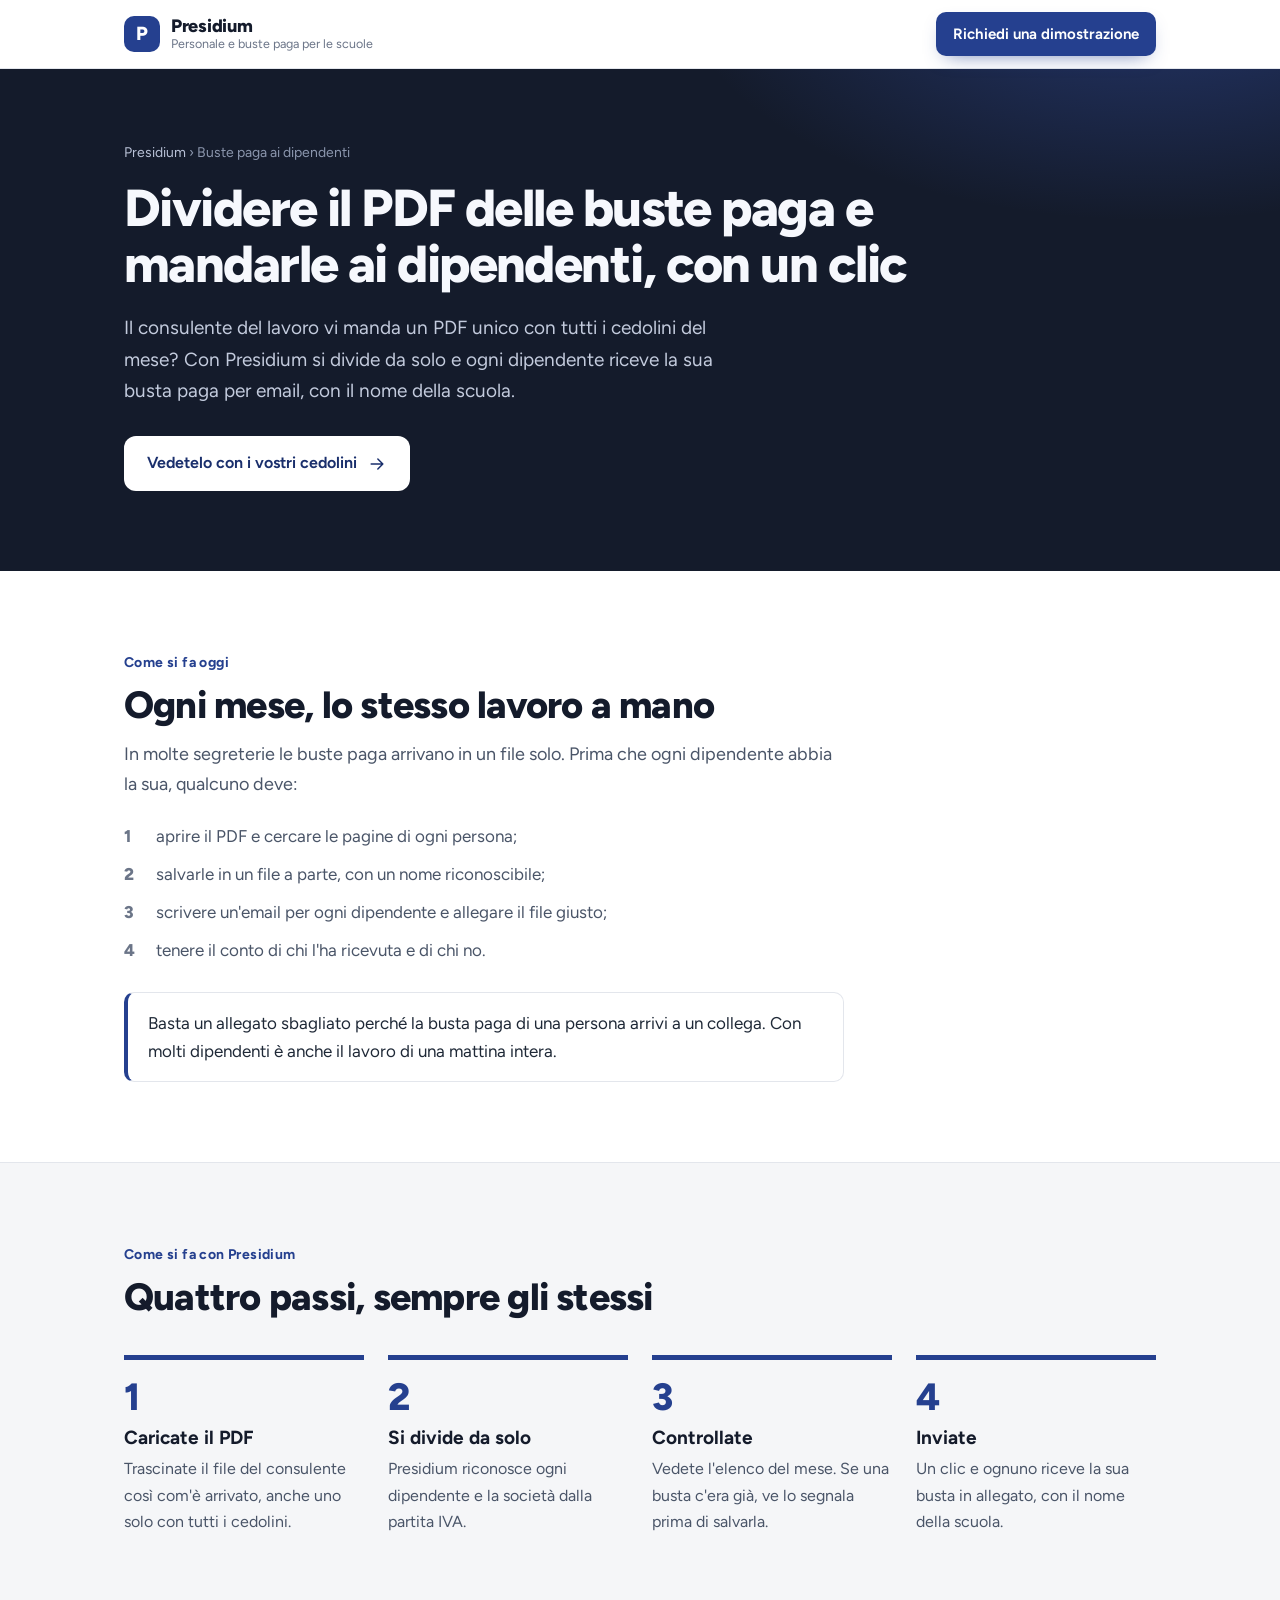
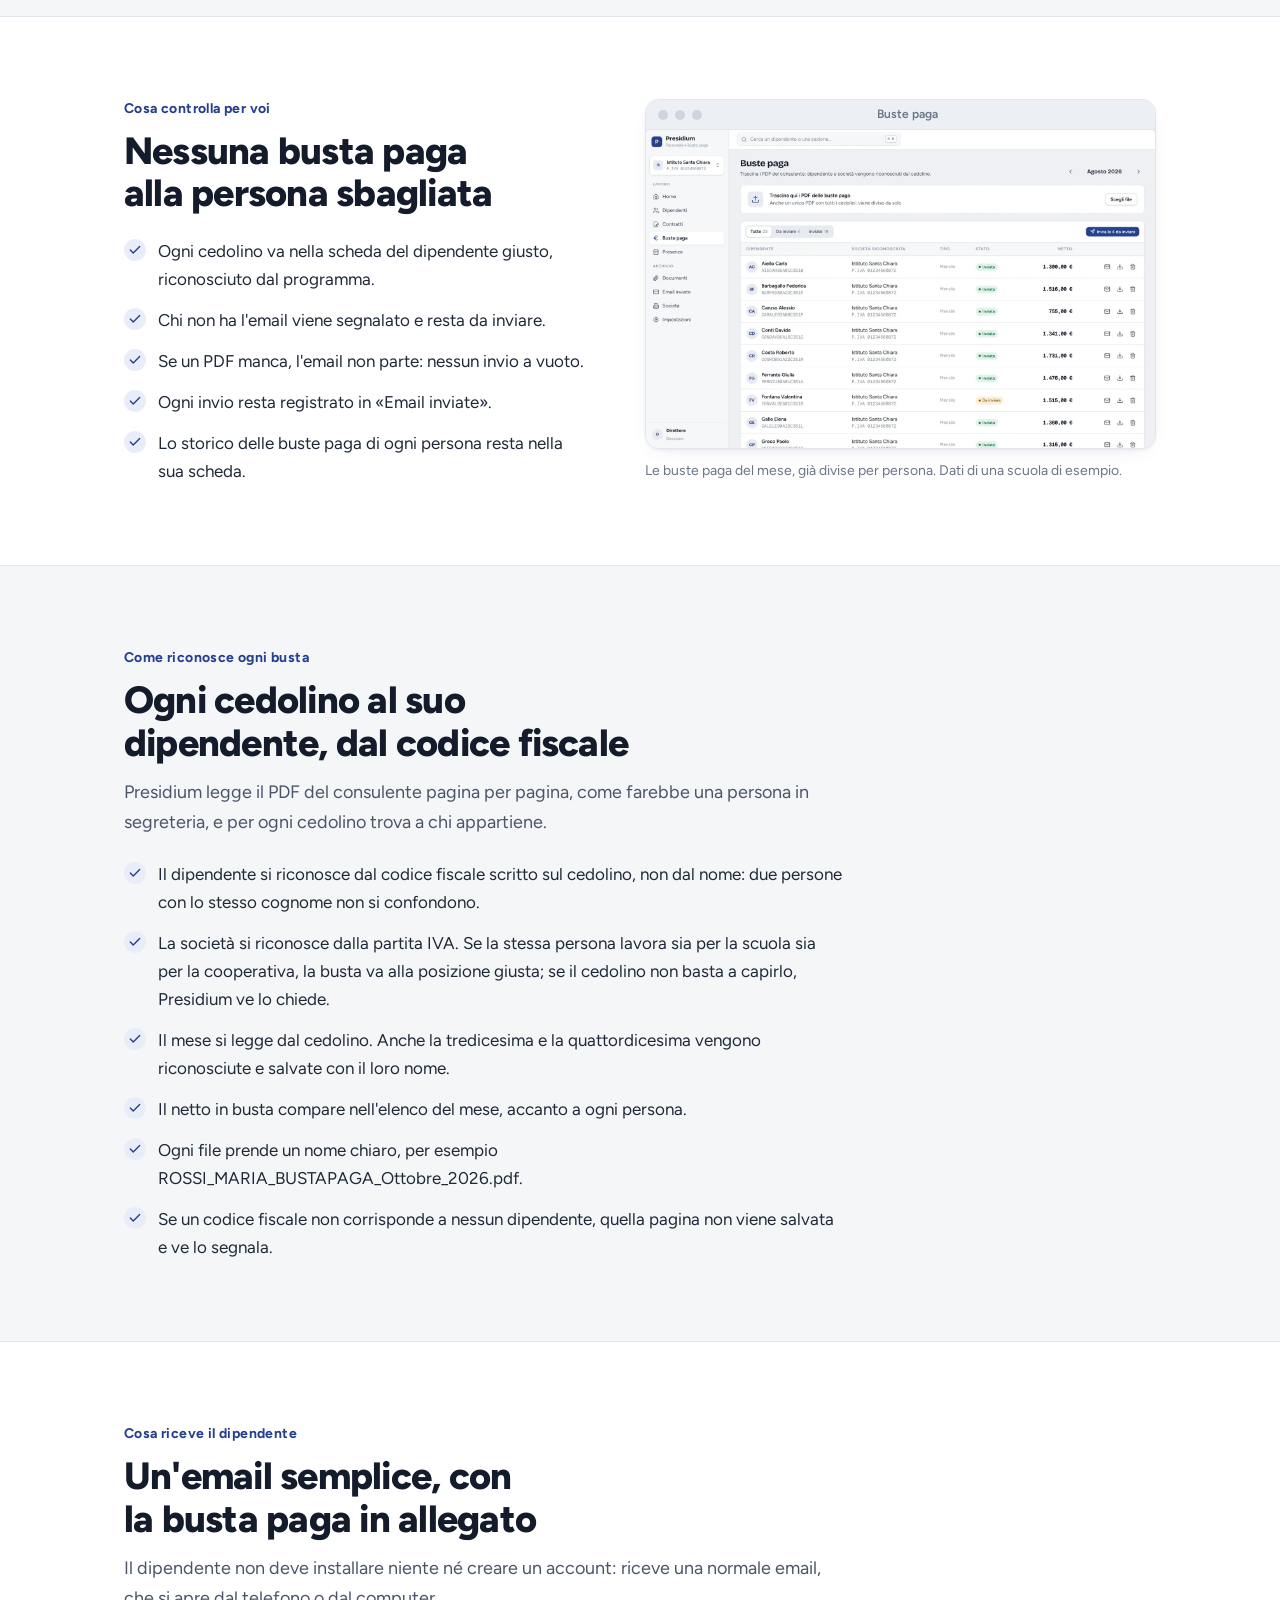
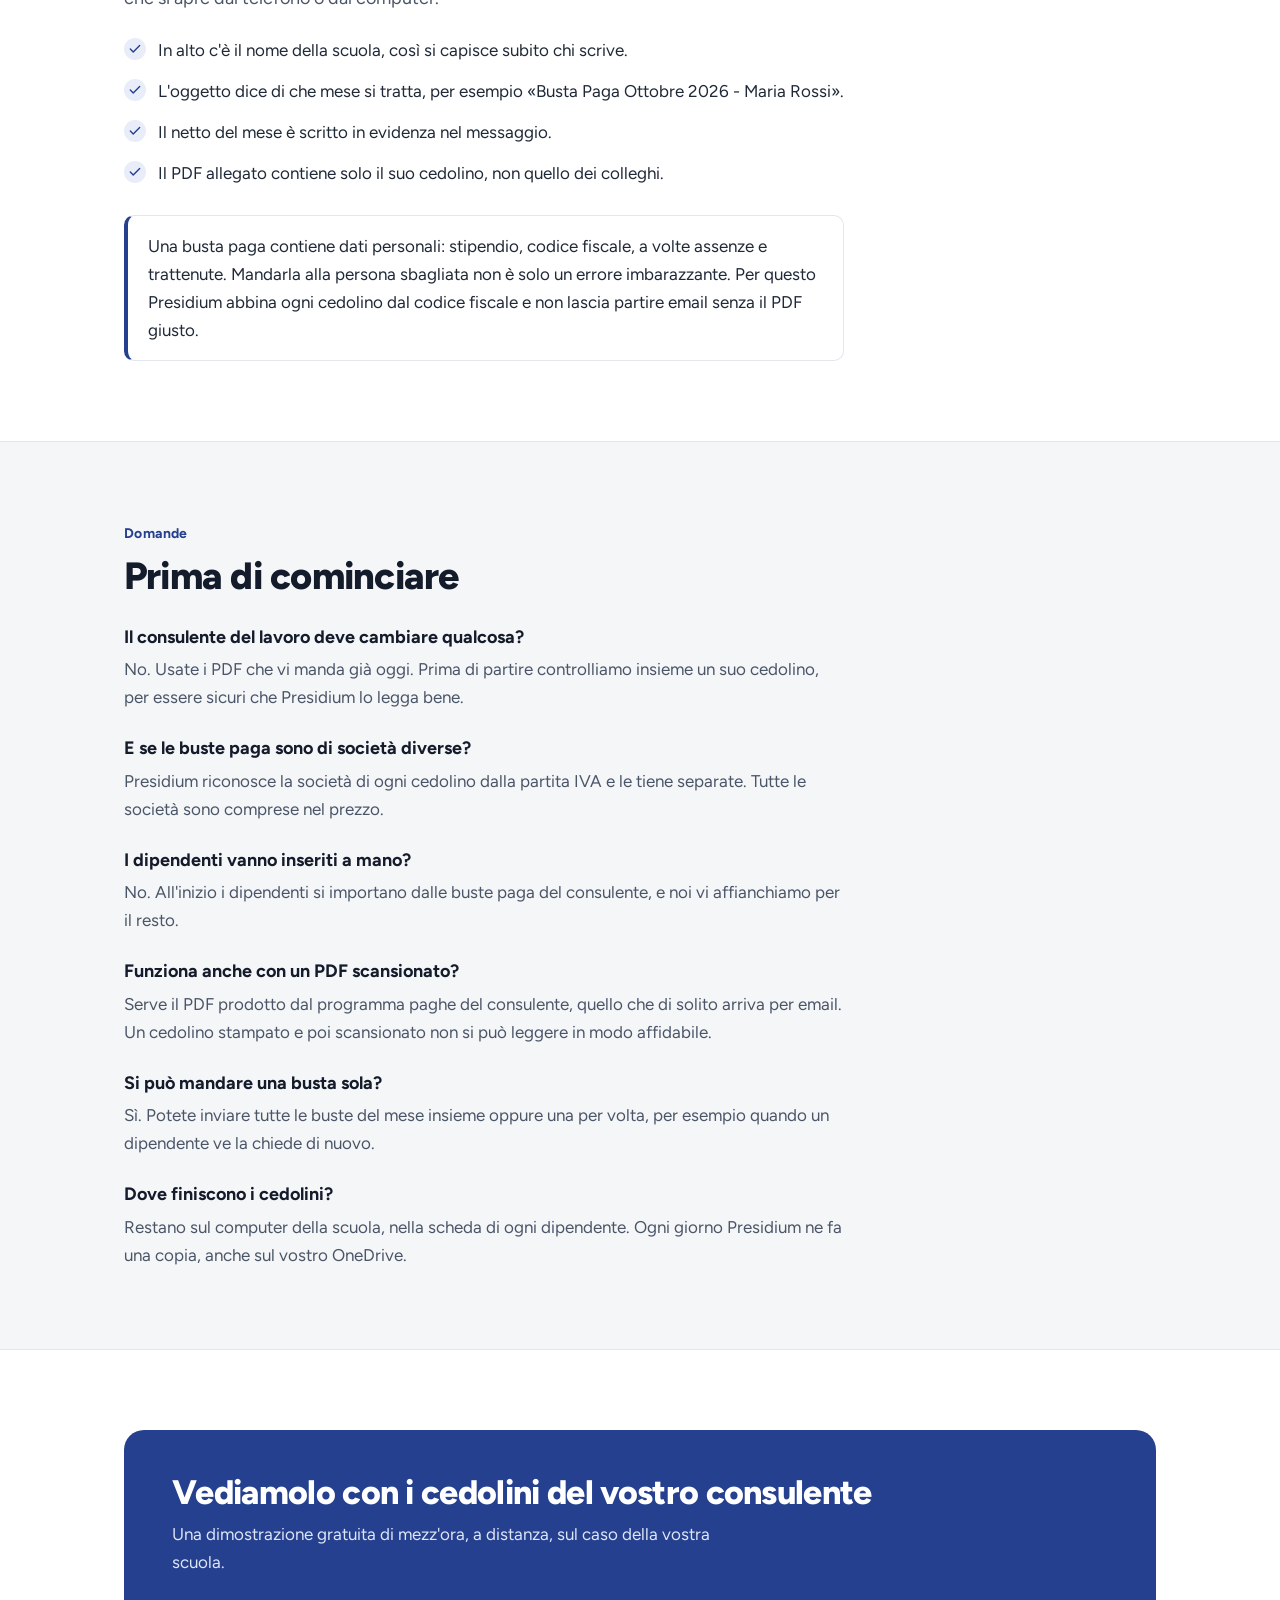
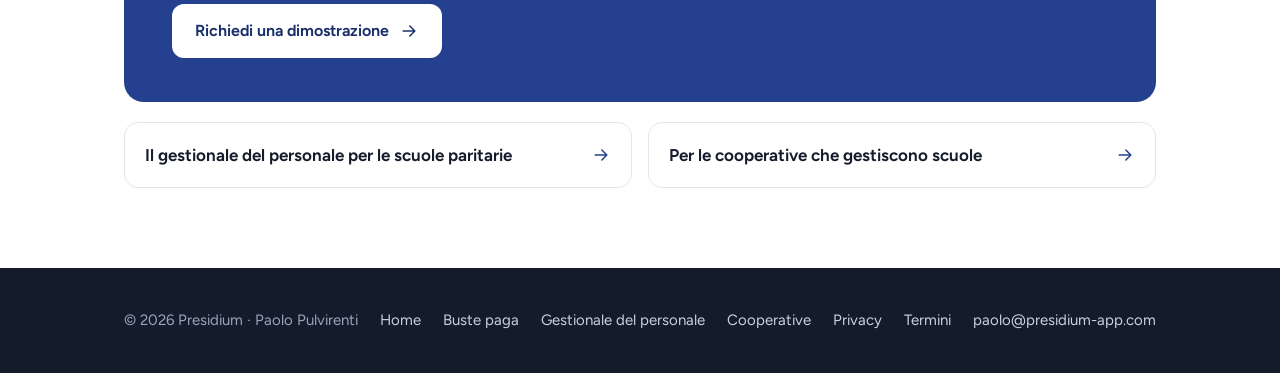
<file: buste-paga-dipendenti.html>
<!doctype html>
<html lang="it">
<head>
<meta charset="utf-8">
<meta name="viewport" content="width=device-width, initial-scale=1">
<title>Dividere il PDF delle buste paga e inviarle ai dipendenti — Presidium</title>
<meta name="description" content="Il consulente vi manda un PDF unico con tutti i cedolini? Presidium lo divide da solo, riconosce ogni dipendente e invia a ciascuno la sua busta paga per email, con il nome della scuola.">
<meta name="theme-color" content="#141b2b">
<link rel="canonical" href="https://presidium-app.com/buste-paga-dipendenti">
<meta property="og:type" content="article">
<meta property="og:locale" content="it_IT">
<meta property="og:url" content="https://presidium-app.com/buste-paga-dipendenti">
<meta property="og:title" content="Dividere il PDF delle buste paga e inviarle ai dipendenti">
<meta property="og:description" content="Il PDF del consulente si divide da solo e ogni dipendente riceve la sua busta paga per email.">
<meta property="og:image" content="https://presidium-app.com/img/og.jpg">
<meta name="twitter:card" content="summary_large_image">
<link rel="icon" href="data:image/svg+xml,%3Csvg xmlns='http://www.w3.org/2000/svg' viewBox='0 0 64 64'%3E%3Crect width='64' height='64' rx='14' fill='%2325408f'/%3E%3Ctext x='32' y='45' font-family='Arial,sans-serif' font-size='36' font-weight='700' fill='white' text-anchor='middle'%3EP%3C/text%3E%3C/svg%3E">
<link rel="preload" href="/fonts/figtree-latin.woff2" as="font" type="font/woff2" crossorigin>
<link rel="stylesheet" href="/pagine.css">
<script type="application/ld+json">
{"@context":"https://schema.org","@type":"BreadcrumbList","itemListElement":[
  {"@type":"ListItem","position":1,"name":"Presidium","item":"https://presidium-app.com/"},
  {"@type":"ListItem","position":2,"name":"Buste paga ai dipendenti","item":"https://presidium-app.com/buste-paga-dipendenti"}
]}
</script>
</head>
<body>
<svg width="0" height="0" style="position:absolute" aria-hidden="true"><defs>
  <symbol id="i-check" viewBox="0 0 24 24"><path d="M20 6 9 17l-5-5"/></symbol>
  <symbol id="i-arrow" viewBox="0 0 24 24"><path d="M5 12h14M13 6l6 6-6 6"/></symbol>
</defs></svg>

<header class="nav"><div class="wrap nav-in">
  <a class="logo" href="/"><span class="logo-mark" aria-hidden="true">P</span><span><b>Presidium</b><small>Personale e buste paga per le scuole</small></span></a>
  <a class="btn btn-primary btn-sm" href="/#contatti">Richiedi una dimostrazione</a>
</div></header>

<main>
<section class="apertura">
  <div class="wrap">
    <p class="briciole"><a href="/">Presidium</a> › Buste paga ai dipendenti</p>
    <h1>Dividere il PDF delle buste paga e mandarle ai dipendenti, con un clic</h1>
    <p class="lead">Il consulente del lavoro vi manda un PDF unico con tutti i cedolini del mese? Con Presidium si divide da solo e ogni dipendente riceve la sua busta paga per email, con il nome della scuola.</p>
    <a class="btn btn-white" href="/#contatti">Vedetelo con i vostri cedolini <svg class="i"><use href="#i-arrow"/></svg></a>
  </div>
</section>

<section class="blk">
  <div class="wrap testo">
    <p class="kicker">Come si fa oggi</p>
    <h2>Ogni mese, lo stesso lavoro a mano</h2>
    <p class="intro">In molte segreterie le buste paga arrivano in un file solo. Prima che ogni dipendente abbia la sua, qualcuno deve:</p>
    <ol class="oggi">
      <li>aprire il PDF e cercare le pagine di ogni persona;</li>
      <li>salvarle in un file a parte, con un nome riconoscibile;</li>
      <li>scrivere un'email per ogni dipendente e allegare il file giusto;</li>
      <li>tenere il conto di chi l'ha ricevuta e di chi no.</li>
    </ol>
    <p class="nota">Basta un allegato sbagliato perché la busta paga di una persona arrivi a un collega. Con molti dipendenti è anche il lavoro di una mattina intera.</p>
  </div>
</section>

<section class="blk alt">
  <div class="wrap">
    <p class="kicker">Come si fa con Presidium</p>
    <h2>Quattro passi, sempre gli stessi</h2>
    <ol class="passi">
      <li><h3>Caricate il PDF</h3><p>Trascinate il file del consulente così com'è arrivato, anche uno solo con tutti i cedolini.</p></li>
      <li><h3>Si divide da solo</h3><p>Presidium riconosce ogni dipendente e la società dalla partita IVA.</p></li>
      <li><h3>Controllate</h3><p>Vedete l'elenco del mese. Se una busta c'era già, ve lo segnala prima di salvarla.</p></li>
      <li><h3>Inviate</h3><p>Un clic e ognuno riceve la sua busta in allegato, con il nome della scuola.</p></li>
    </ol>
  </div>
</section>

<section class="blk">
  <div class="wrap due">
    <div>
      <p class="kicker">Cosa controlla per voi</p>
      <h2>Nessuna busta paga alla persona sbagliata</h2>
      <ul class="ticks">
        <li><svg class="i"><use href="#i-check"/></svg><span>Ogni cedolino va nella scheda del dipendente giusto, riconosciuto dal programma.</span></li>
        <li><svg class="i"><use href="#i-check"/></svg><span>Chi non ha l'email viene segnalato e resta da inviare.</span></li>
        <li><svg class="i"><use href="#i-check"/></svg><span>Se un PDF manca, l'email non parte: nessun invio a vuoto.</span></li>
        <li><svg class="i"><use href="#i-check"/></svg><span>Ogni invio resta registrato in «Email inviate».</span></li>
        <li><svg class="i"><use href="#i-check"/></svg><span>Lo storico delle buste paga di ogni persona resta nella sua scheda.</span></li>
      </ul>
    </div>
    <figure>
      <span class="frame"><span class="frame-bar" aria-hidden="true"><i></i><i></i><i></i><span>Buste paga</span></span><img src="/img/buste-paga.webp" width="1600" height="1000" loading="lazy" alt="Elenco delle buste paga del mese con società riconosciuta, stato di invio e netto"></span>
      <figcaption class="didascalia">Le buste paga del mese, già divise per persona. Dati di una scuola di esempio.</figcaption>
    </figure>
  </div>
</section>

<section class="blk alt">
  <div class="wrap testo">
    <p class="kicker">Come riconosce ogni busta</p>
    <h2>Ogni cedolino al suo dipendente, dal codice fiscale</h2>
    <p class="intro">Presidium legge il PDF del consulente pagina per pagina, come farebbe una persona in segreteria, e per ogni cedolino trova a chi appartiene.</p>
    <ul class="ticks">
      <li><svg class="i"><use href="#i-check"/></svg><span>Il dipendente si riconosce dal codice fiscale scritto sul cedolino, non dal nome: due persone con lo stesso cognome non si confondono.</span></li>
      <li><svg class="i"><use href="#i-check"/></svg><span>La società si riconosce dalla partita IVA. Se la stessa persona lavora sia per la scuola sia per la cooperativa, la busta va alla posizione giusta; se il cedolino non basta a capirlo, Presidium ve lo chiede.</span></li>
      <li><svg class="i"><use href="#i-check"/></svg><span>Il mese si legge dal cedolino. Anche la tredicesima e la quattordicesima vengono riconosciute e salvate con il loro nome.</span></li>
      <li><svg class="i"><use href="#i-check"/></svg><span>Il netto in busta compare nell'elenco del mese, accanto a ogni persona.</span></li>
      <li><svg class="i"><use href="#i-check"/></svg><span>Ogni file prende un nome chiaro, per esempio ROSSI_MARIA_BUSTAPAGA_Ottobre_2026.pdf.</span></li>
      <li><svg class="i"><use href="#i-check"/></svg><span>Se un codice fiscale non corrisponde a nessun dipendente, quella pagina non viene salvata e ve lo segnala.</span></li>
    </ul>
  </div>
</section>

<section class="blk">
  <div class="wrap testo">
    <p class="kicker">Cosa riceve il dipendente</p>
    <h2>Un'email semplice, con la busta paga in allegato</h2>
    <p class="intro">Il dipendente non deve installare niente né creare un account: riceve una normale email, che si apre dal telefono o dal computer.</p>
    <ul class="ticks">
      <li><svg class="i"><use href="#i-check"/></svg><span>In alto c'è il nome della scuola, così si capisce subito chi scrive.</span></li>
      <li><svg class="i"><use href="#i-check"/></svg><span>L'oggetto dice di che mese si tratta, per esempio «Busta Paga Ottobre 2026 - Maria Rossi».</span></li>
      <li><svg class="i"><use href="#i-check"/></svg><span>Il netto del mese è scritto in evidenza nel messaggio.</span></li>
      <li><svg class="i"><use href="#i-check"/></svg><span>Il PDF allegato contiene solo il suo cedolino, non quello dei colleghi.</span></li>
    </ul>
    <p class="nota">Una busta paga contiene dati personali: stipendio, codice fiscale, a volte assenze e trattenute. Mandarla alla persona sbagliata non è solo un errore imbarazzante. Per questo Presidium abbina ogni cedolino dal codice fiscale e non lascia partire email senza il PDF giusto.</p>
  </div>
</section>

<section class="blk alt">
  <div class="wrap testo">
    <p class="kicker">Domande</p>
    <h2>Prima di cominciare</h2>
    <div class="domande">
      <div><h3>Il consulente del lavoro deve cambiare qualcosa?</h3><p>No. Usate i PDF che vi manda già oggi. Prima di partire controlliamo insieme un suo cedolino, per essere sicuri che Presidium lo legga bene.</p></div>
      <div><h3>E se le buste paga sono di società diverse?</h3><p>Presidium riconosce la società di ogni cedolino dalla partita IVA e le tiene separate. Tutte le società sono comprese nel prezzo.</p></div>
      <div><h3>I dipendenti vanno inseriti a mano?</h3><p>No. All'inizio i dipendenti si importano dalle buste paga del consulente, e noi vi affianchiamo per il resto.</p></div>
      <div><h3>Funziona anche con un PDF scansionato?</h3><p>Serve il PDF prodotto dal programma paghe del consulente, quello che di solito arriva per email. Un cedolino stampato e poi scansionato non si può leggere in modo affidabile.</p></div>
      <div><h3>Si può mandare una busta sola?</h3><p>Sì. Potete inviare tutte le buste del mese insieme oppure una per volta, per esempio quando un dipendente ve la chiede di nuovo.</p></div>
      <div><h3>Dove finiscono i cedolini?</h3><p>Restano sul computer della scuola, nella scheda di ogni dipendente. Ogni giorno Presidium ne fa una copia, anche sul vostro OneDrive.</p></div>
    </div>
  </div>
</section>

<section class="blk">
  <div class="wrap">
    <div class="invito">
      <div>
        <h2>Vediamolo con i cedolini del vostro consulente</h2>
        <p>Una dimostrazione gratuita di mezz'ora, a distanza, sul caso della vostra scuola.</p>
      </div>
      <a class="btn btn-white" href="/#contatti">Richiedi una dimostrazione <svg class="i"><use href="#i-arrow"/></svg></a>
    </div>
    <div class="altre">
      <a href="/gestionale-personale-scuola">Il gestionale del personale per le scuole paritarie <svg class="i"><use href="#i-arrow"/></svg></a>
      <a href="/cooperative-scolastiche">Per le cooperative che gestiscono scuole <svg class="i"><use href="#i-arrow"/></svg></a>
    </div>
  </div>
</section>
</main>

<footer class="ft"><div class="wrap ft-in">
  <span>© 2026 Presidium · Paolo Pulvirenti</span>
  <nav class="ft-links" aria-label="Collegamenti"><a href="/">Home</a><a href="/buste-paga-dipendenti">Buste paga</a><a href="/gestionale-personale-scuola">Gestionale del personale</a><a href="/cooperative-scolastiche">Cooperative</a><a href="/privacy">Privacy</a><a href="/termini">Termini</a><a href="mailto:paolo@presidium-app.com">paolo@presidium-app.com</a></nav>
</div></footer>
<!-- Cloudflare Web Analytics --><script type='module' src='https://static.cloudflareinsights.com/beacon.min.js' data-cf-beacon='{"token": "c311274bb4e74762b50359ec622fffd0"}'></script><!-- End Cloudflare Web Analytics -->
</body>
</html>
</file>
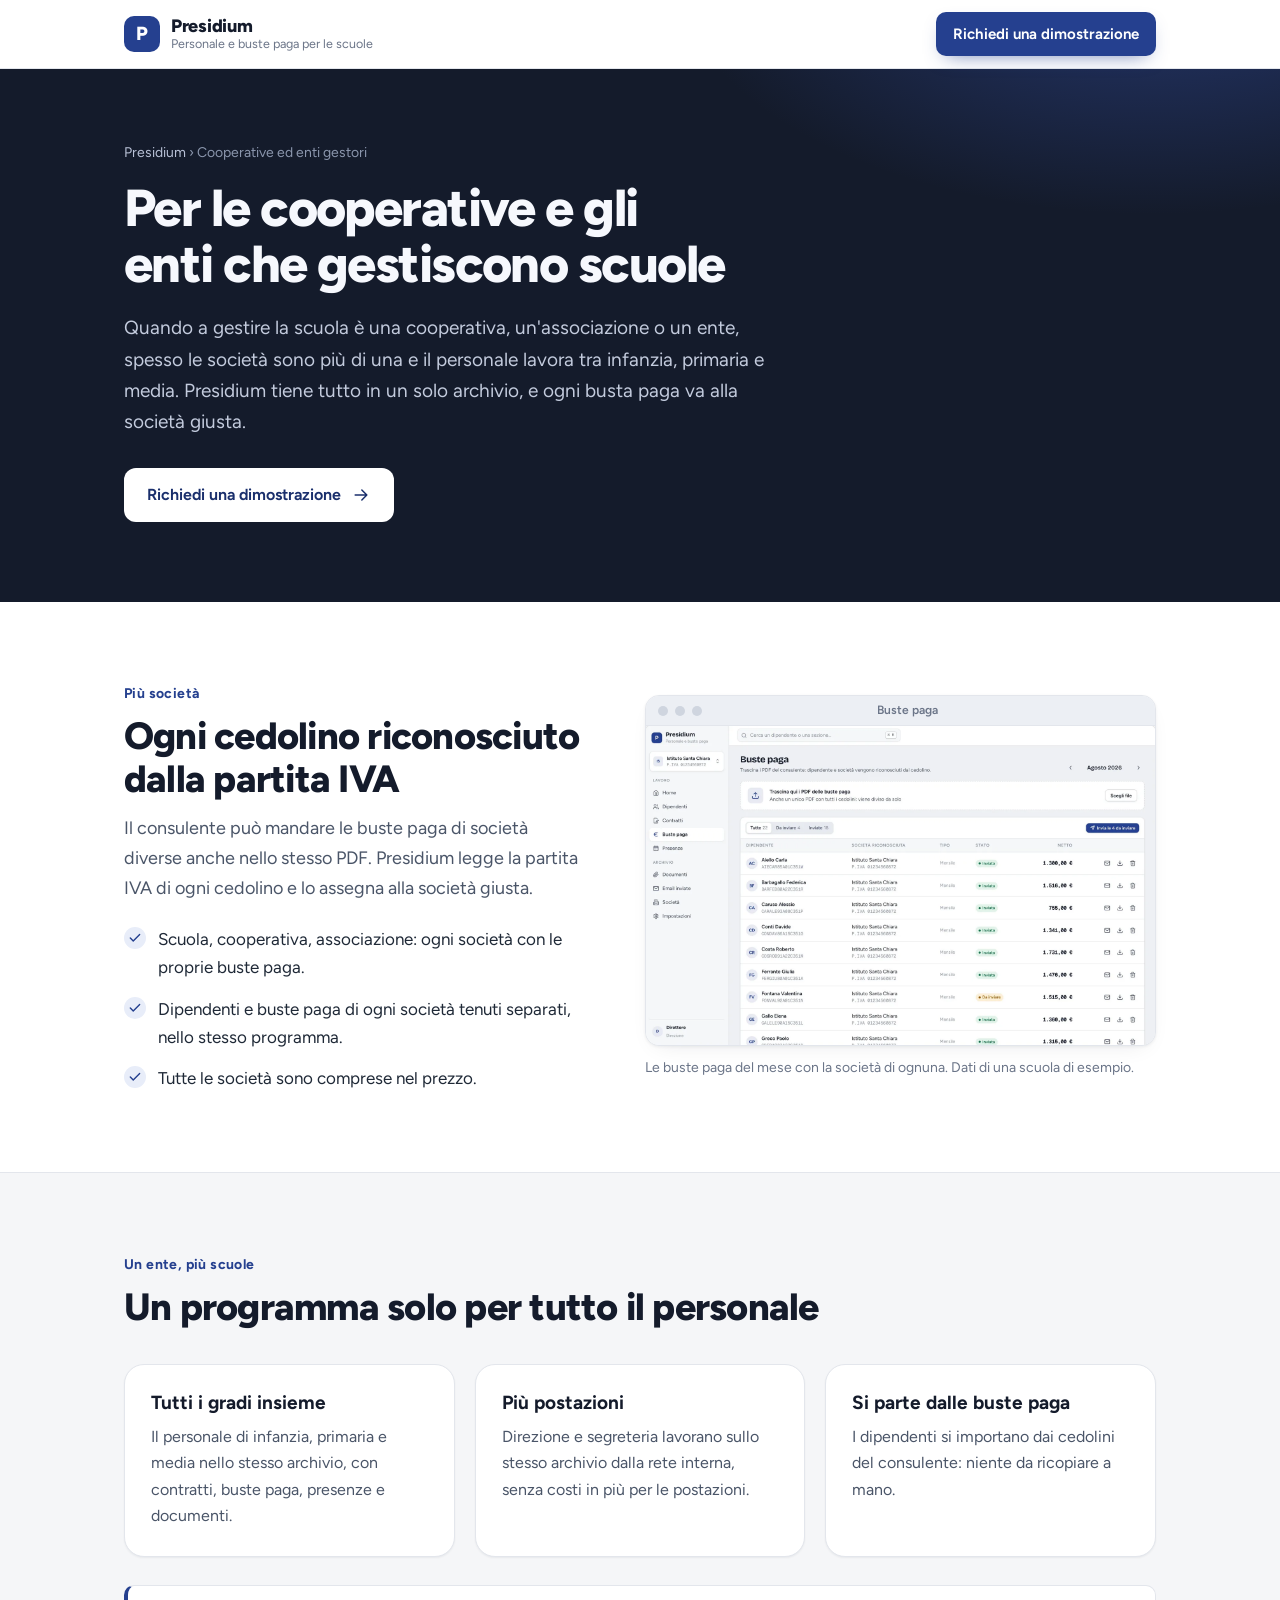
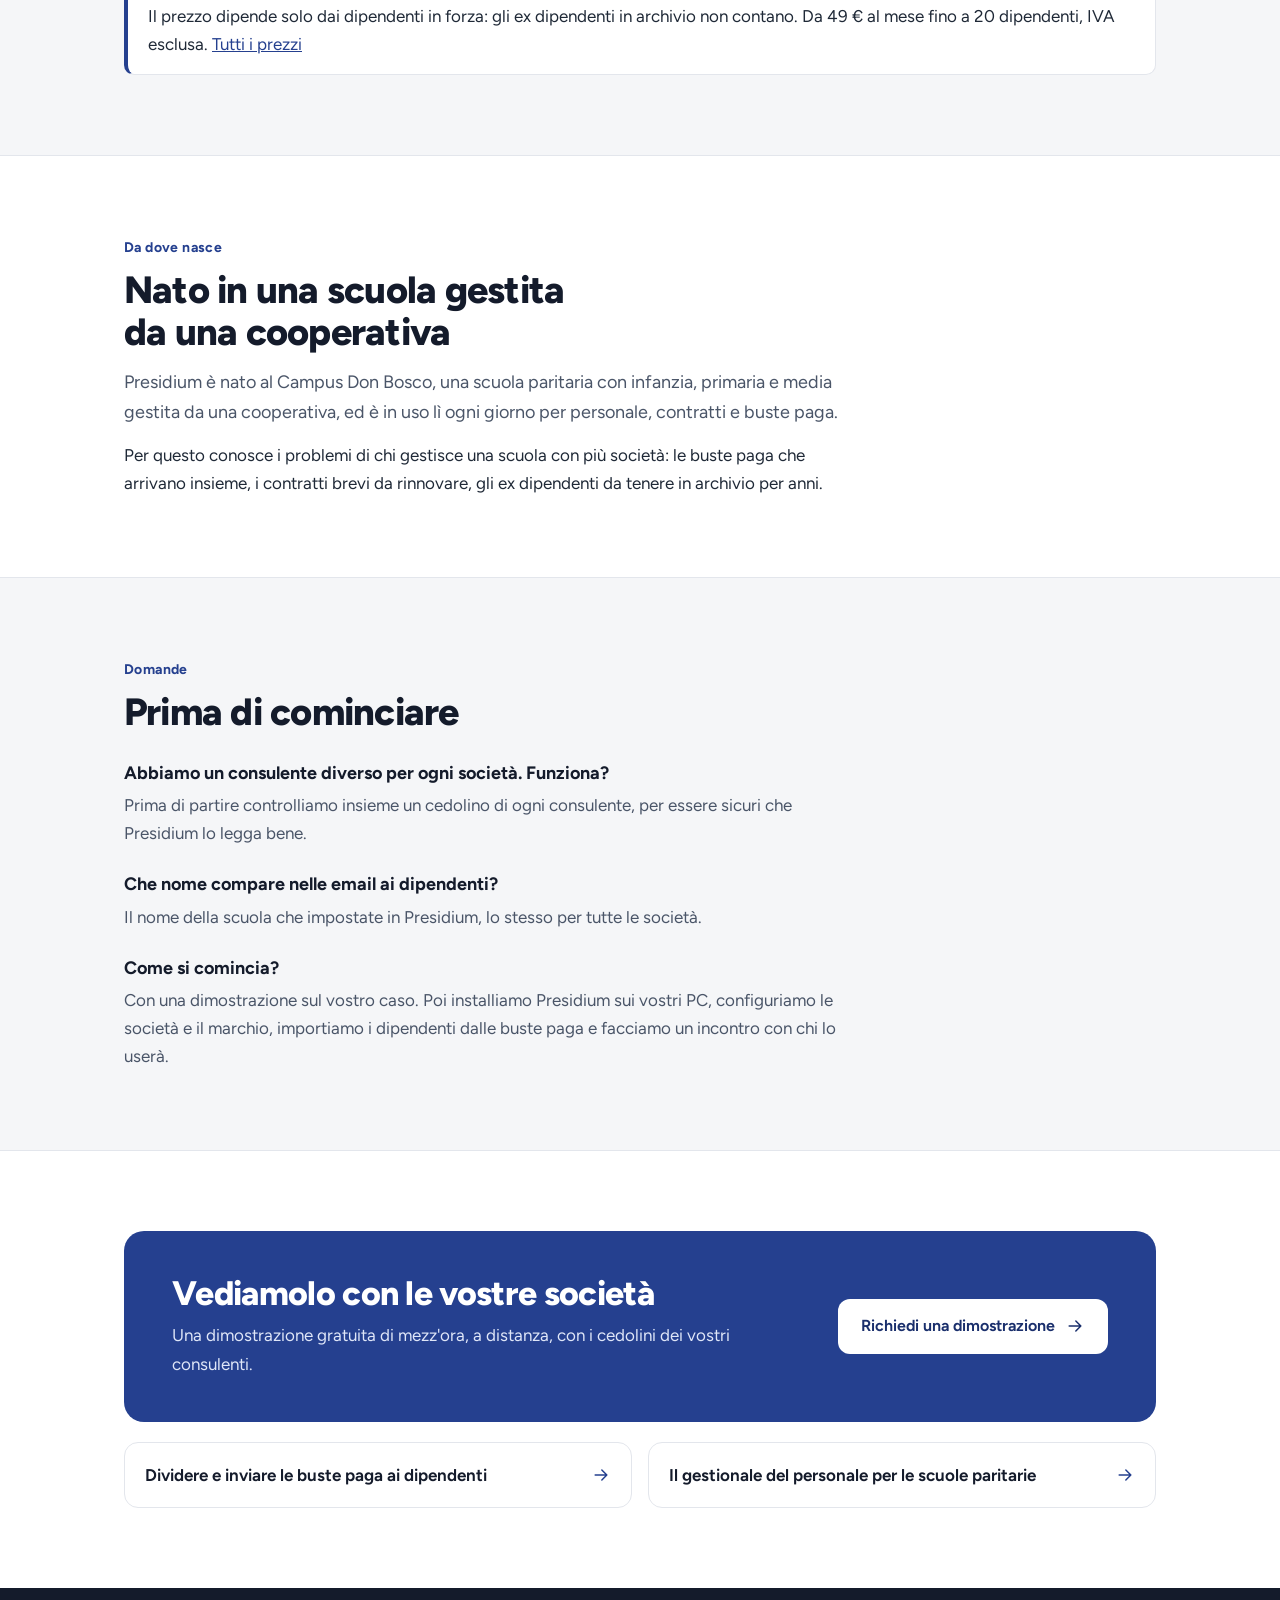
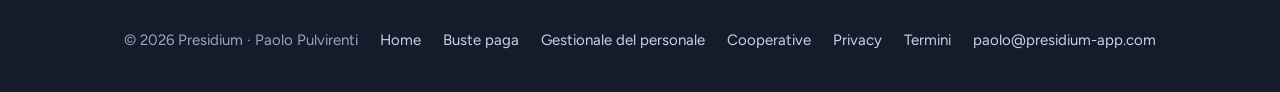
<file: cooperative-scolastiche.html>
<!doctype html>
<html lang="it">
<head>
<meta charset="utf-8">
<meta name="viewport" content="width=device-width, initial-scale=1">
<title>Gestione del personale per cooperative che gestiscono scuole — Presidium</title>
<meta name="description" content="Per cooperative, associazioni ed enti che gestiscono scuole: Presidium tiene in un solo archivio il personale di infanzia, primaria e media, riconosce la società di ogni busta paga dalla partita IVA e la invia al dipendente.">
<meta name="theme-color" content="#141b2b">
<link rel="canonical" href="https://presidium-app.com/cooperative-scolastiche">
<meta property="og:type" content="article">
<meta property="og:locale" content="it_IT">
<meta property="og:url" content="https://presidium-app.com/cooperative-scolastiche">
<meta property="og:title" content="Presidium per le cooperative che gestiscono scuole">
<meta property="og:description" content="Più società, un solo archivio del personale. Ogni busta paga va alla società giusta.">
<meta property="og:image" content="https://presidium-app.com/img/og.jpg">
<meta name="twitter:card" content="summary_large_image">
<link rel="icon" href="data:image/svg+xml,%3Csvg xmlns='http://www.w3.org/2000/svg' viewBox='0 0 64 64'%3E%3Crect width='64' height='64' rx='14' fill='%2325408f'/%3E%3Ctext x='32' y='45' font-family='Arial,sans-serif' font-size='36' font-weight='700' fill='white' text-anchor='middle'%3EP%3C/text%3E%3C/svg%3E">
<link rel="preload" href="/fonts/figtree-latin.woff2" as="font" type="font/woff2" crossorigin>
<link rel="stylesheet" href="/pagine.css">
<script type="application/ld+json">
{"@context":"https://schema.org","@type":"BreadcrumbList","itemListElement":[
  {"@type":"ListItem","position":1,"name":"Presidium","item":"https://presidium-app.com/"},
  {"@type":"ListItem","position":2,"name":"Cooperative ed enti gestori","item":"https://presidium-app.com/cooperative-scolastiche"}
]}
</script>
</head>
<body>
<svg width="0" height="0" style="position:absolute" aria-hidden="true"><defs>
  <symbol id="i-check" viewBox="0 0 24 24"><path d="M20 6 9 17l-5-5"/></symbol>
  <symbol id="i-arrow" viewBox="0 0 24 24"><path d="M5 12h14M13 6l6 6-6 6"/></symbol>
</defs></svg>

<header class="nav"><div class="wrap nav-in">
  <a class="logo" href="/"><span class="logo-mark" aria-hidden="true">P</span><span><b>Presidium</b><small>Personale e buste paga per le scuole</small></span></a>
  <a class="btn btn-primary btn-sm" href="/#contatti">Richiedi una dimostrazione</a>
</div></header>

<main>
<section class="apertura">
  <div class="wrap">
    <p class="briciole"><a href="/">Presidium</a> › Cooperative ed enti gestori</p>
    <h1>Per le cooperative e gli enti che gestiscono scuole</h1>
    <p class="lead">Quando a gestire la scuola è una cooperativa, un'associazione o un ente, spesso le società sono più di una e il personale lavora tra infanzia, primaria e media. Presidium tiene tutto in un solo archivio, e ogni busta paga va alla società giusta.</p>
    <a class="btn btn-white" href="/#contatti">Richiedi una dimostrazione <svg class="i"><use href="#i-arrow"/></svg></a>
  </div>
</section>

<section class="blk">
  <div class="wrap due">
    <div>
      <p class="kicker">Più società</p>
      <h2>Ogni cedolino riconosciuto dalla partita IVA</h2>
      <p class="intro">Il consulente può mandare le buste paga di società diverse anche nello stesso PDF. Presidium legge la partita IVA di ogni cedolino e lo assegna alla società giusta.</p>
      <ul class="ticks">
        <li><svg class="i"><use href="#i-check"/></svg><span>Scuola, cooperativa, associazione: ogni società con le proprie buste paga.</span></li>
        <li><svg class="i"><use href="#i-check"/></svg><span>Dipendenti e buste paga di ogni società tenuti separati, nello stesso programma.</span></li>
        <li><svg class="i"><use href="#i-check"/></svg><span>Tutte le società sono comprese nel prezzo.</span></li>
      </ul>
    </div>
    <figure>
      <span class="frame"><span class="frame-bar" aria-hidden="true"><i></i><i></i><i></i><span>Buste paga</span></span><img src="/img/buste-paga.webp" width="1600" height="1000" loading="lazy" alt="Elenco delle buste paga del mese con la società riconosciuta per ogni cedolino"></span>
      <figcaption class="didascalia">Le buste paga del mese con la società di ognuna. Dati di una scuola di esempio.</figcaption>
    </figure>
  </div>
</section>

<section class="blk alt">
  <div class="wrap">
    <p class="kicker">Un ente, più scuole</p>
    <h2>Un programma solo per tutto il personale</h2>
    <div class="schede">
      <div class="scheda"><h3>Tutti i gradi insieme</h3><p>Il personale di infanzia, primaria e media nello stesso archivio, con contratti, buste paga, presenze e documenti.</p></div>
      <div class="scheda"><h3>Più postazioni</h3><p>Direzione e segreteria lavorano sullo stesso archivio dalla rete interna, senza costi in più per le postazioni.</p></div>
      <div class="scheda"><h3>Si parte dalle buste paga</h3><p>I dipendenti si importano dai cedolini del consulente: niente da ricopiare a mano.</p></div>
    </div>
    <p class="nota">Il prezzo dipende solo dai dipendenti in forza: gli ex dipendenti in archivio non contano. Da 49 € al mese fino a 20 dipendenti, IVA esclusa. <a href="/#prezzi">Tutti i prezzi</a></p>
  </div>
</section>

<section class="blk">
  <div class="wrap testo">
    <p class="kicker">Da dove nasce</p>
    <h2>Nato in una scuola gestita da una cooperativa</h2>
    <p class="intro">Presidium è nato al Campus Don Bosco, una scuola paritaria con infanzia, primaria e media gestita da una cooperativa, ed è in uso lì ogni giorno per personale, contratti e buste paga.</p>
    <p>Per questo conosce i problemi di chi gestisce una scuola con più società: le buste paga che arrivano insieme, i contratti brevi da rinnovare, gli ex dipendenti da tenere in archivio per anni.</p>
  </div>
</section>

<section class="blk alt">
  <div class="wrap testo">
    <p class="kicker">Domande</p>
    <h2>Prima di cominciare</h2>
    <div class="domande">
      <div><h3>Abbiamo un consulente diverso per ogni società. Funziona?</h3><p>Prima di partire controlliamo insieme un cedolino di ogni consulente, per essere sicuri che Presidium lo legga bene.</p></div>
      <div><h3>Che nome compare nelle email ai dipendenti?</h3><p>Il nome della scuola che impostate in Presidium, lo stesso per tutte le società.</p></div>
      <div><h3>Come si comincia?</h3><p>Con una dimostrazione sul vostro caso. Poi installiamo Presidium sui vostri PC, configuriamo le società e il marchio, importiamo i dipendenti dalle buste paga e facciamo un incontro con chi lo userà.</p></div>
    </div>
  </div>
</section>

<section class="blk">
  <div class="wrap">
    <div class="invito">
      <div>
        <h2>Vediamolo con le vostre società</h2>
        <p>Una dimostrazione gratuita di mezz'ora, a distanza, con i cedolini dei vostri consulenti.</p>
      </div>
      <a class="btn btn-white" href="/#contatti">Richiedi una dimostrazione <svg class="i"><use href="#i-arrow"/></svg></a>
    </div>
    <div class="altre">
      <a href="/buste-paga-dipendenti">Dividere e inviare le buste paga ai dipendenti <svg class="i"><use href="#i-arrow"/></svg></a>
      <a href="/gestionale-personale-scuola">Il gestionale del personale per le scuole paritarie <svg class="i"><use href="#i-arrow"/></svg></a>
    </div>
  </div>
</section>
</main>

<footer class="ft"><div class="wrap ft-in">
  <span>© 2026 Presidium · Paolo Pulvirenti</span>
  <nav class="ft-links" aria-label="Collegamenti"><a href="/">Home</a><a href="/buste-paga-dipendenti">Buste paga</a><a href="/gestionale-personale-scuola">Gestionale del personale</a><a href="/cooperative-scolastiche">Cooperative</a><a href="/privacy">Privacy</a><a href="/termini">Termini</a><a href="mailto:paolo@presidium-app.com">paolo@presidium-app.com</a></nav>
</div></footer>
<!-- Cloudflare Web Analytics --><script type='module' src='https://static.cloudflareinsights.com/beacon.min.js' data-cf-beacon='{"token": "c311274bb4e74762b50359ec622fffd0"}'></script><!-- End Cloudflare Web Analytics -->
</body>
</html>
</file>
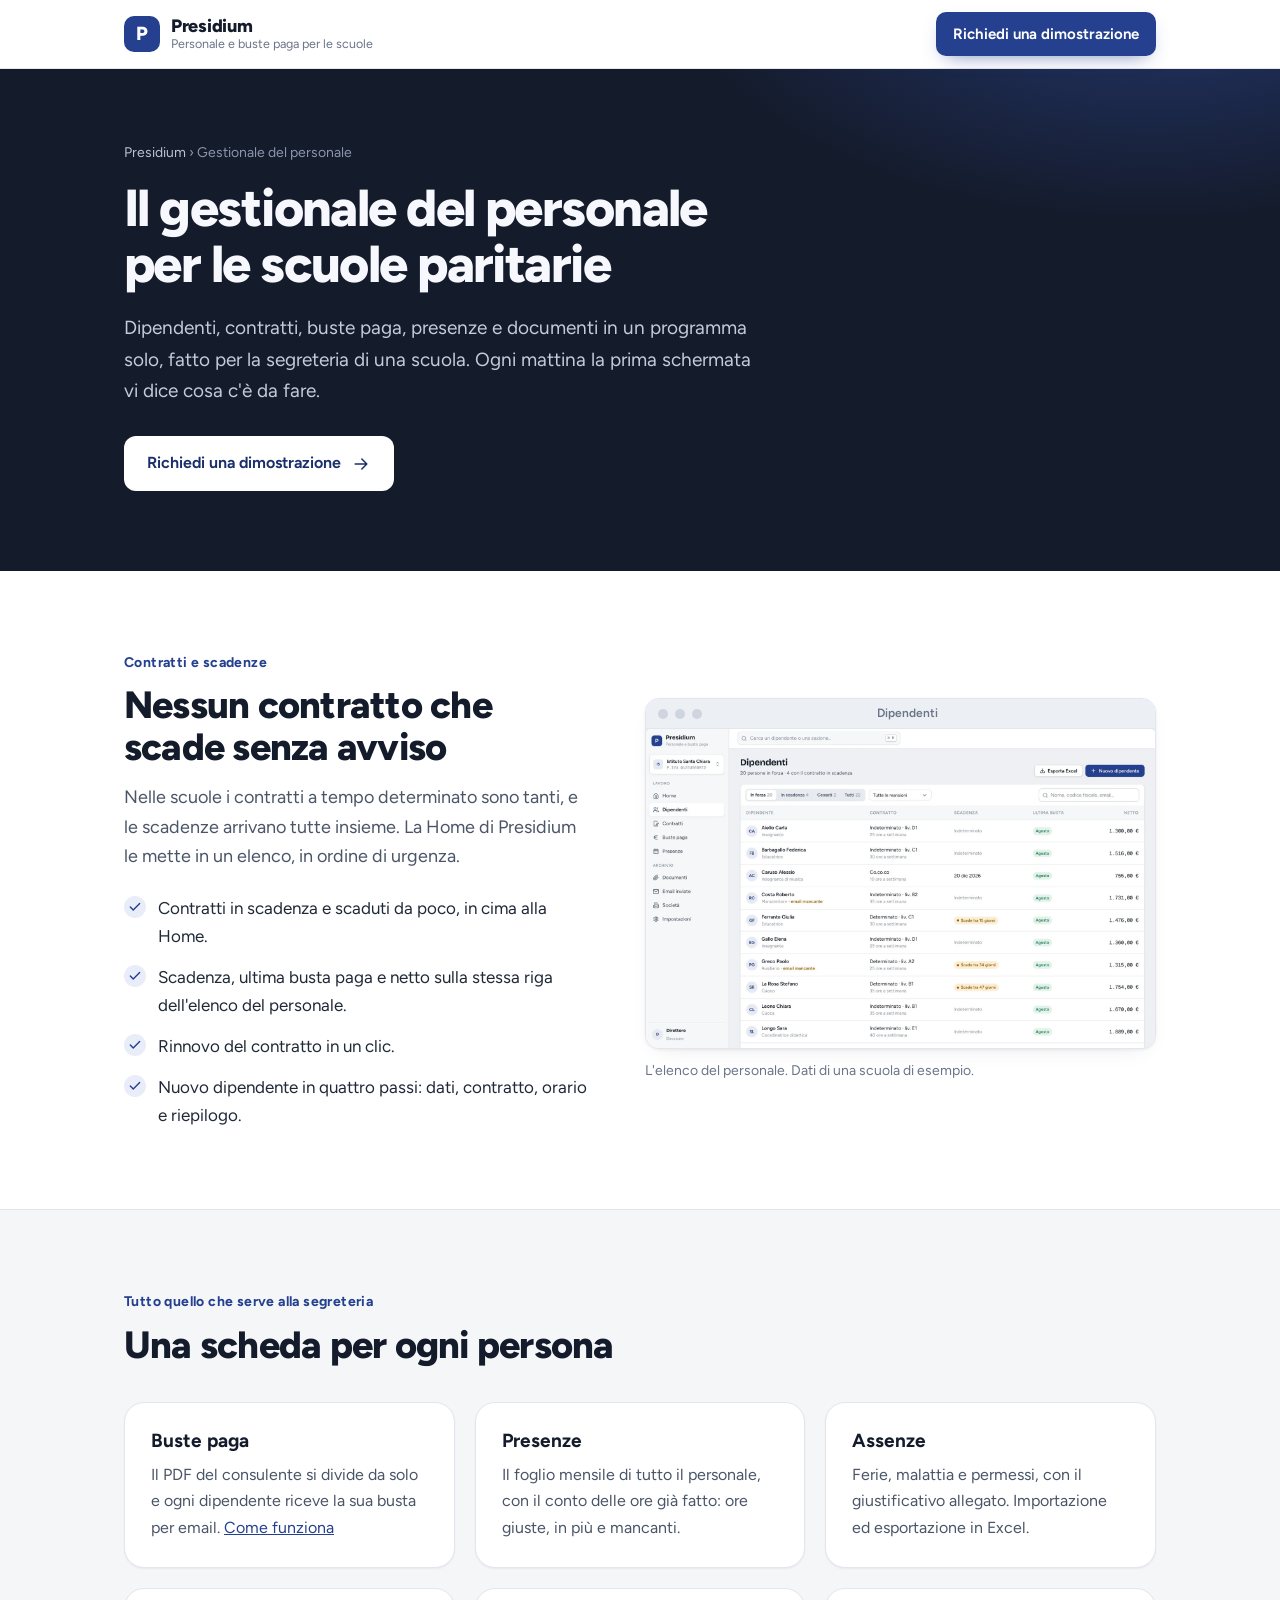
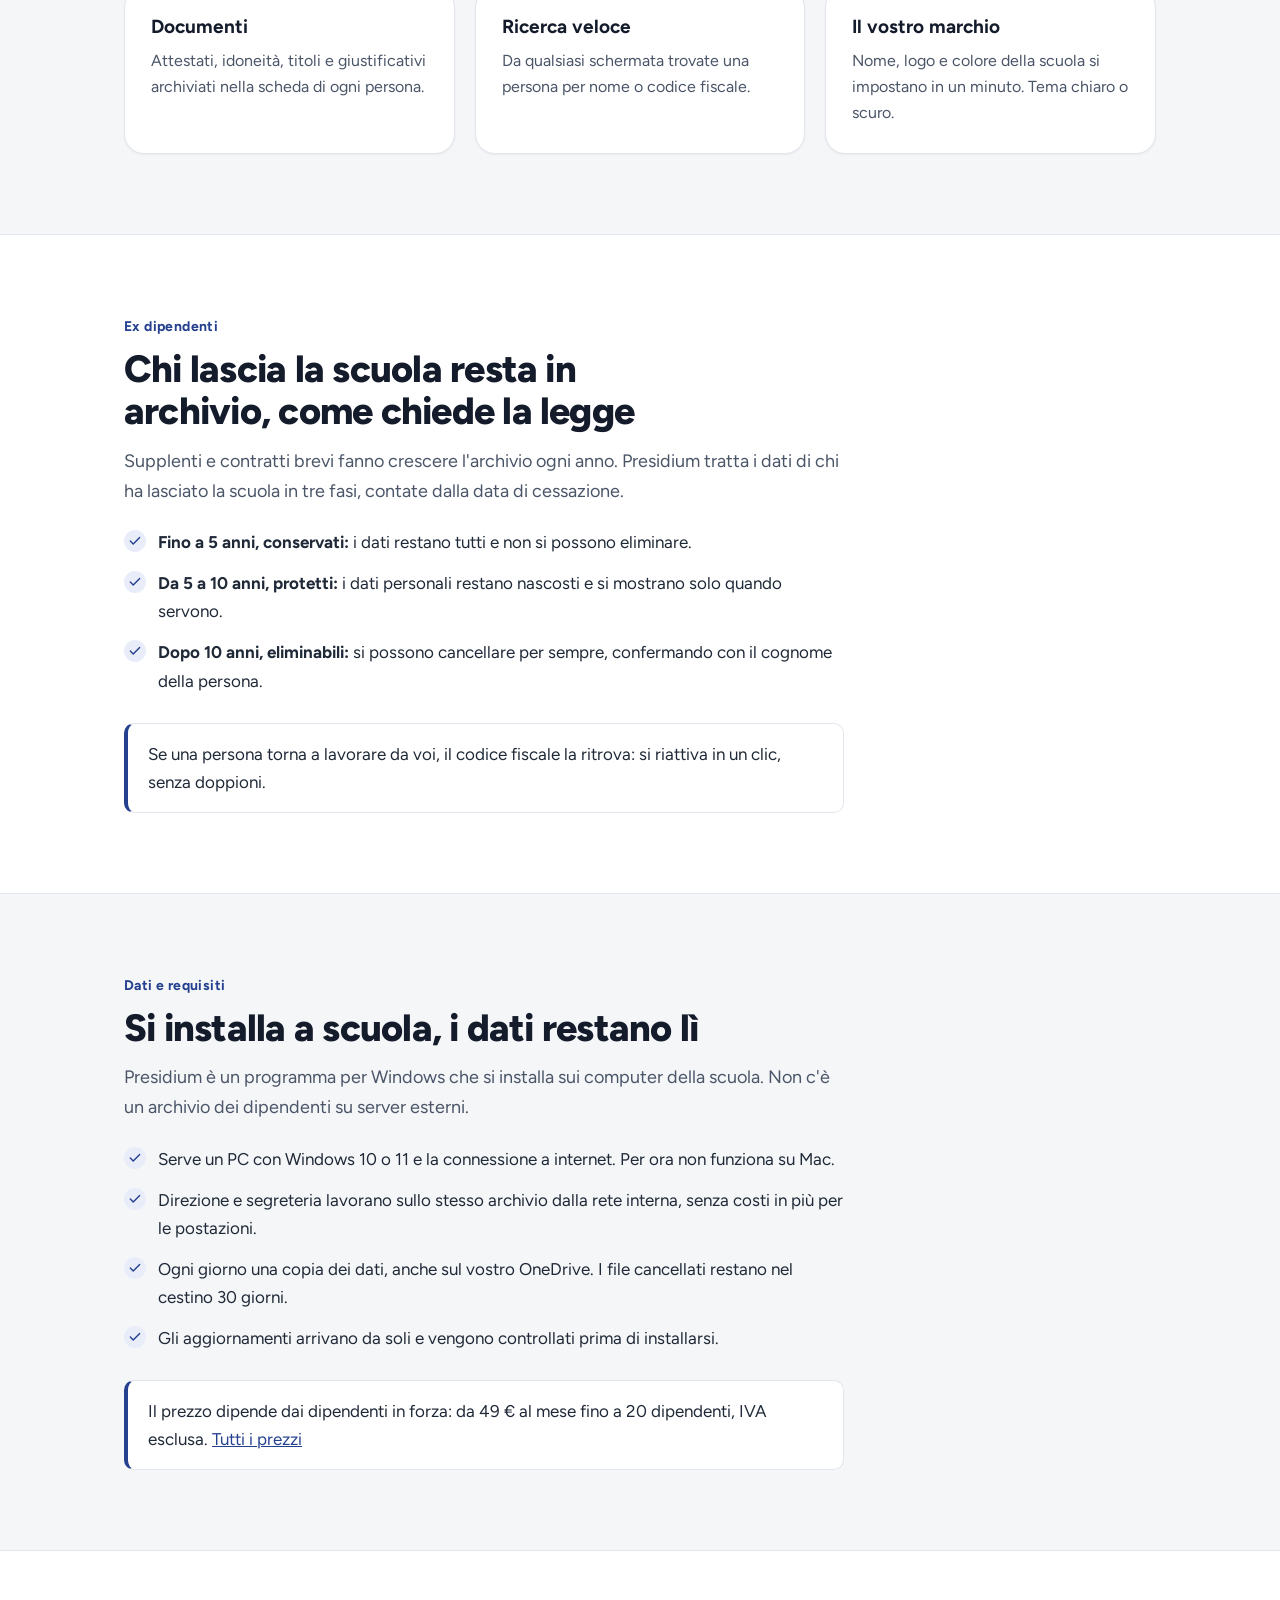
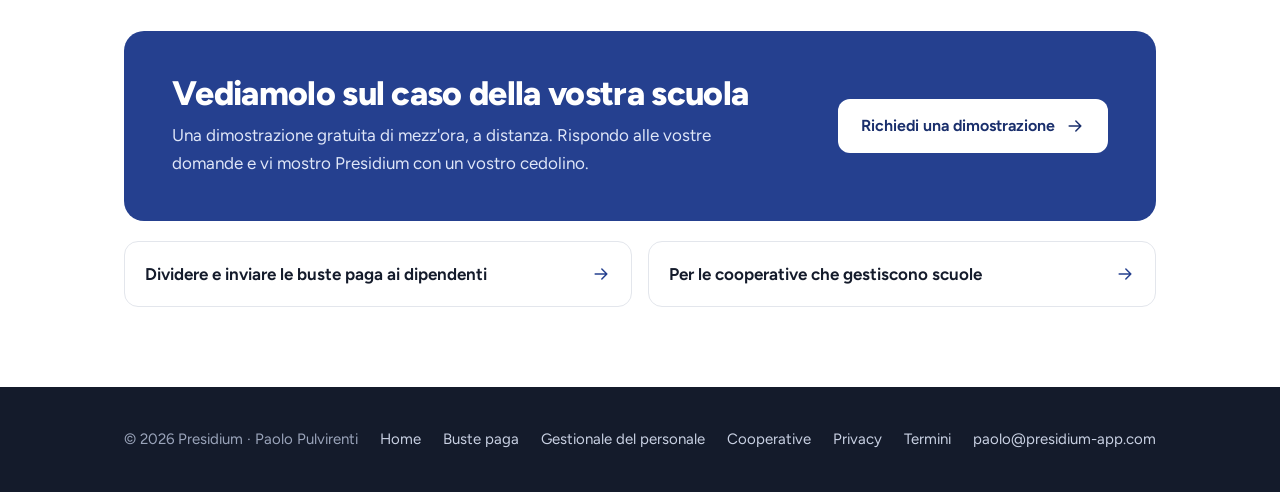
<file: gestionale-personale-scuola.html>
<!doctype html>
<html lang="it">
<head>
<meta charset="utf-8">
<meta name="viewport" content="width=device-width, initial-scale=1">
<title>Gestionale del personale per scuole paritarie — Presidium</title>
<meta name="description" content="Presidium è il gestionale del personale per le segreterie delle scuole paritarie: dipendenti, contratti e scadenze, buste paga, presenze e documenti in un programma solo. I dati restano a scuola.">
<meta name="theme-color" content="#141b2b">
<link rel="canonical" href="https://presidium-app.com/gestionale-personale-scuola">
<meta property="og:type" content="article">
<meta property="og:locale" content="it_IT">
<meta property="og:url" content="https://presidium-app.com/gestionale-personale-scuola">
<meta property="og:title" content="Gestionale del personale per scuole paritarie">
<meta property="og:description" content="Dipendenti, contratti, buste paga, presenze e documenti della scuola in un programma solo.">
<meta property="og:image" content="https://presidium-app.com/img/og.jpg">
<meta name="twitter:card" content="summary_large_image">
<link rel="icon" href="data:image/svg+xml,%3Csvg xmlns='http://www.w3.org/2000/svg' viewBox='0 0 64 64'%3E%3Crect width='64' height='64' rx='14' fill='%2325408f'/%3E%3Ctext x='32' y='45' font-family='Arial,sans-serif' font-size='36' font-weight='700' fill='white' text-anchor='middle'%3EP%3C/text%3E%3C/svg%3E">
<link rel="preload" href="/fonts/figtree-latin.woff2" as="font" type="font/woff2" crossorigin>
<link rel="stylesheet" href="/pagine.css">
<script type="application/ld+json">
{"@context":"https://schema.org","@type":"BreadcrumbList","itemListElement":[
  {"@type":"ListItem","position":1,"name":"Presidium","item":"https://presidium-app.com/"},
  {"@type":"ListItem","position":2,"name":"Gestionale del personale","item":"https://presidium-app.com/gestionale-personale-scuola"}
]}
</script>
</head>
<body>
<svg width="0" height="0" style="position:absolute" aria-hidden="true"><defs>
  <symbol id="i-check" viewBox="0 0 24 24"><path d="M20 6 9 17l-5-5"/></symbol>
  <symbol id="i-arrow" viewBox="0 0 24 24"><path d="M5 12h14M13 6l6 6-6 6"/></symbol>
</defs></svg>

<header class="nav"><div class="wrap nav-in">
  <a class="logo" href="/"><span class="logo-mark" aria-hidden="true">P</span><span><b>Presidium</b><small>Personale e buste paga per le scuole</small></span></a>
  <a class="btn btn-primary btn-sm" href="/#contatti">Richiedi una dimostrazione</a>
</div></header>

<main>
<section class="apertura">
  <div class="wrap">
    <p class="briciole"><a href="/">Presidium</a> › Gestionale del personale</p>
    <h1>Il gestionale del personale per le scuole paritarie</h1>
    <p class="lead">Dipendenti, contratti, buste paga, presenze e documenti in un programma solo, fatto per la segreteria di una scuola. Ogni mattina la prima schermata vi dice cosa c'è da fare.</p>
    <a class="btn btn-white" href="/#contatti">Richiedi una dimostrazione <svg class="i"><use href="#i-arrow"/></svg></a>
  </div>
</section>

<section class="blk">
  <div class="wrap due">
    <div>
      <p class="kicker">Contratti e scadenze</p>
      <h2>Nessun contratto che scade senza avviso</h2>
      <p class="intro">Nelle scuole i contratti a tempo determinato sono tanti, e le scadenze arrivano tutte insieme. La Home di Presidium le mette in un elenco, in ordine di urgenza.</p>
      <ul class="ticks">
        <li><svg class="i"><use href="#i-check"/></svg><span>Contratti in scadenza e scaduti da poco, in cima alla Home.</span></li>
        <li><svg class="i"><use href="#i-check"/></svg><span>Scadenza, ultima busta paga e netto sulla stessa riga dell'elenco del personale.</span></li>
        <li><svg class="i"><use href="#i-check"/></svg><span>Rinnovo del contratto in un clic.</span></li>
        <li><svg class="i"><use href="#i-check"/></svg><span>Nuovo dipendente in quattro passi: dati, contratto, orario e riepilogo.</span></li>
      </ul>
    </div>
    <figure>
      <span class="frame"><span class="frame-bar" aria-hidden="true"><i></i><i></i><i></i><span>Dipendenti</span></span><img src="/img/dipendenti.webp" width="1600" height="1000" loading="lazy" alt="Elenco dei dipendenti con contratto, scadenza, ultima busta paga e netto"></span>
      <figcaption class="didascalia">L'elenco del personale. Dati di una scuola di esempio.</figcaption>
    </figure>
  </div>
</section>

<section class="blk alt">
  <div class="wrap">
    <p class="kicker">Tutto quello che serve alla segreteria</p>
    <h2>Una scheda per ogni persona</h2>
    <div class="schede">
      <div class="scheda"><h3>Buste paga</h3><p>Il PDF del consulente si divide da solo e ogni dipendente riceve la sua busta per email. <a href="/buste-paga-dipendenti">Come funziona</a></p></div>
      <div class="scheda"><h3>Presenze</h3><p>Il foglio mensile di tutto il personale, con il conto delle ore già fatto: ore giuste, in più e mancanti.</p></div>
      <div class="scheda"><h3>Assenze</h3><p>Ferie, malattia e permessi, con il giustificativo allegato. Importazione ed esportazione in Excel.</p></div>
      <div class="scheda"><h3>Documenti</h3><p>Attestati, idoneità, titoli e giustificativi archiviati nella scheda di ogni persona.</p></div>
      <div class="scheda"><h3>Ricerca veloce</h3><p>Da qualsiasi schermata trovate una persona per nome o codice fiscale.</p></div>
      <div class="scheda"><h3>Il vostro marchio</h3><p>Nome, logo e colore della scuola si impostano in un minuto. Tema chiaro o scuro.</p></div>
    </div>
  </div>
</section>

<section class="blk">
  <div class="wrap testo">
    <p class="kicker">Ex dipendenti</p>
    <h2>Chi lascia la scuola resta in archivio, come chiede la legge</h2>
    <p class="intro">Supplenti e contratti brevi fanno crescere l'archivio ogni anno. Presidium tratta i dati di chi ha lasciato la scuola in tre fasi, contate dalla data di cessazione.</p>
    <ul class="ticks">
      <li><svg class="i"><use href="#i-check"/></svg><span><b>Fino a 5 anni, conservati:</b> i dati restano tutti e non si possono eliminare.</span></li>
      <li><svg class="i"><use href="#i-check"/></svg><span><b>Da 5 a 10 anni, protetti:</b> i dati personali restano nascosti e si mostrano solo quando servono.</span></li>
      <li><svg class="i"><use href="#i-check"/></svg><span><b>Dopo 10 anni, eliminabili:</b> si possono cancellare per sempre, confermando con il cognome della persona.</span></li>
    </ul>
    <p class="nota">Se una persona torna a lavorare da voi, il codice fiscale la ritrova: si riattiva in un clic, senza doppioni.</p>
  </div>
</section>

<section class="blk alt">
  <div class="wrap testo">
    <p class="kicker">Dati e requisiti</p>
    <h2>Si installa a scuola, i dati restano lì</h2>
    <p class="intro">Presidium è un programma per Windows che si installa sui computer della scuola. Non c'è un archivio dei dipendenti su server esterni.</p>
    <ul class="ticks">
      <li><svg class="i"><use href="#i-check"/></svg><span>Serve un PC con Windows 10 o 11 e la connessione a internet. Per ora non funziona su Mac.</span></li>
      <li><svg class="i"><use href="#i-check"/></svg><span>Direzione e segreteria lavorano sullo stesso archivio dalla rete interna, senza costi in più per le postazioni.</span></li>
      <li><svg class="i"><use href="#i-check"/></svg><span>Ogni giorno una copia dei dati, anche sul vostro OneDrive. I file cancellati restano nel cestino 30 giorni.</span></li>
      <li><svg class="i"><use href="#i-check"/></svg><span>Gli aggiornamenti arrivano da soli e vengono controllati prima di installarsi.</span></li>
    </ul>
    <p class="nota">Il prezzo dipende dai dipendenti in forza: da 49 € al mese fino a 20 dipendenti, IVA esclusa. <a href="/#prezzi">Tutti i prezzi</a></p>
  </div>
</section>

<section class="blk">
  <div class="wrap">
    <div class="invito">
      <div>
        <h2>Vediamolo sul caso della vostra scuola</h2>
        <p>Una dimostrazione gratuita di mezz'ora, a distanza. Rispondo alle vostre domande e vi mostro Presidium con un vostro cedolino.</p>
      </div>
      <a class="btn btn-white" href="/#contatti">Richiedi una dimostrazione <svg class="i"><use href="#i-arrow"/></svg></a>
    </div>
    <div class="altre">
      <a href="/buste-paga-dipendenti">Dividere e inviare le buste paga ai dipendenti <svg class="i"><use href="#i-arrow"/></svg></a>
      <a href="/cooperative-scolastiche">Per le cooperative che gestiscono scuole <svg class="i"><use href="#i-arrow"/></svg></a>
    </div>
  </div>
</section>
</main>

<footer class="ft"><div class="wrap ft-in">
  <span>© 2026 Presidium · Paolo Pulvirenti</span>
  <nav class="ft-links" aria-label="Collegamenti"><a href="/">Home</a><a href="/buste-paga-dipendenti">Buste paga</a><a href="/gestionale-personale-scuola">Gestionale del personale</a><a href="/cooperative-scolastiche">Cooperative</a><a href="/privacy">Privacy</a><a href="/termini">Termini</a><a href="mailto:paolo@presidium-app.com">paolo@presidium-app.com</a></nav>
</div></footer>
<!-- Cloudflare Web Analytics --><script type='module' src='https://static.cloudflareinsights.com/beacon.min.js' data-cf-beacon='{"token": "c311274bb4e74762b50359ec622fffd0"}'></script><!-- End Cloudflare Web Analytics -->
</body>
</html>
</file>
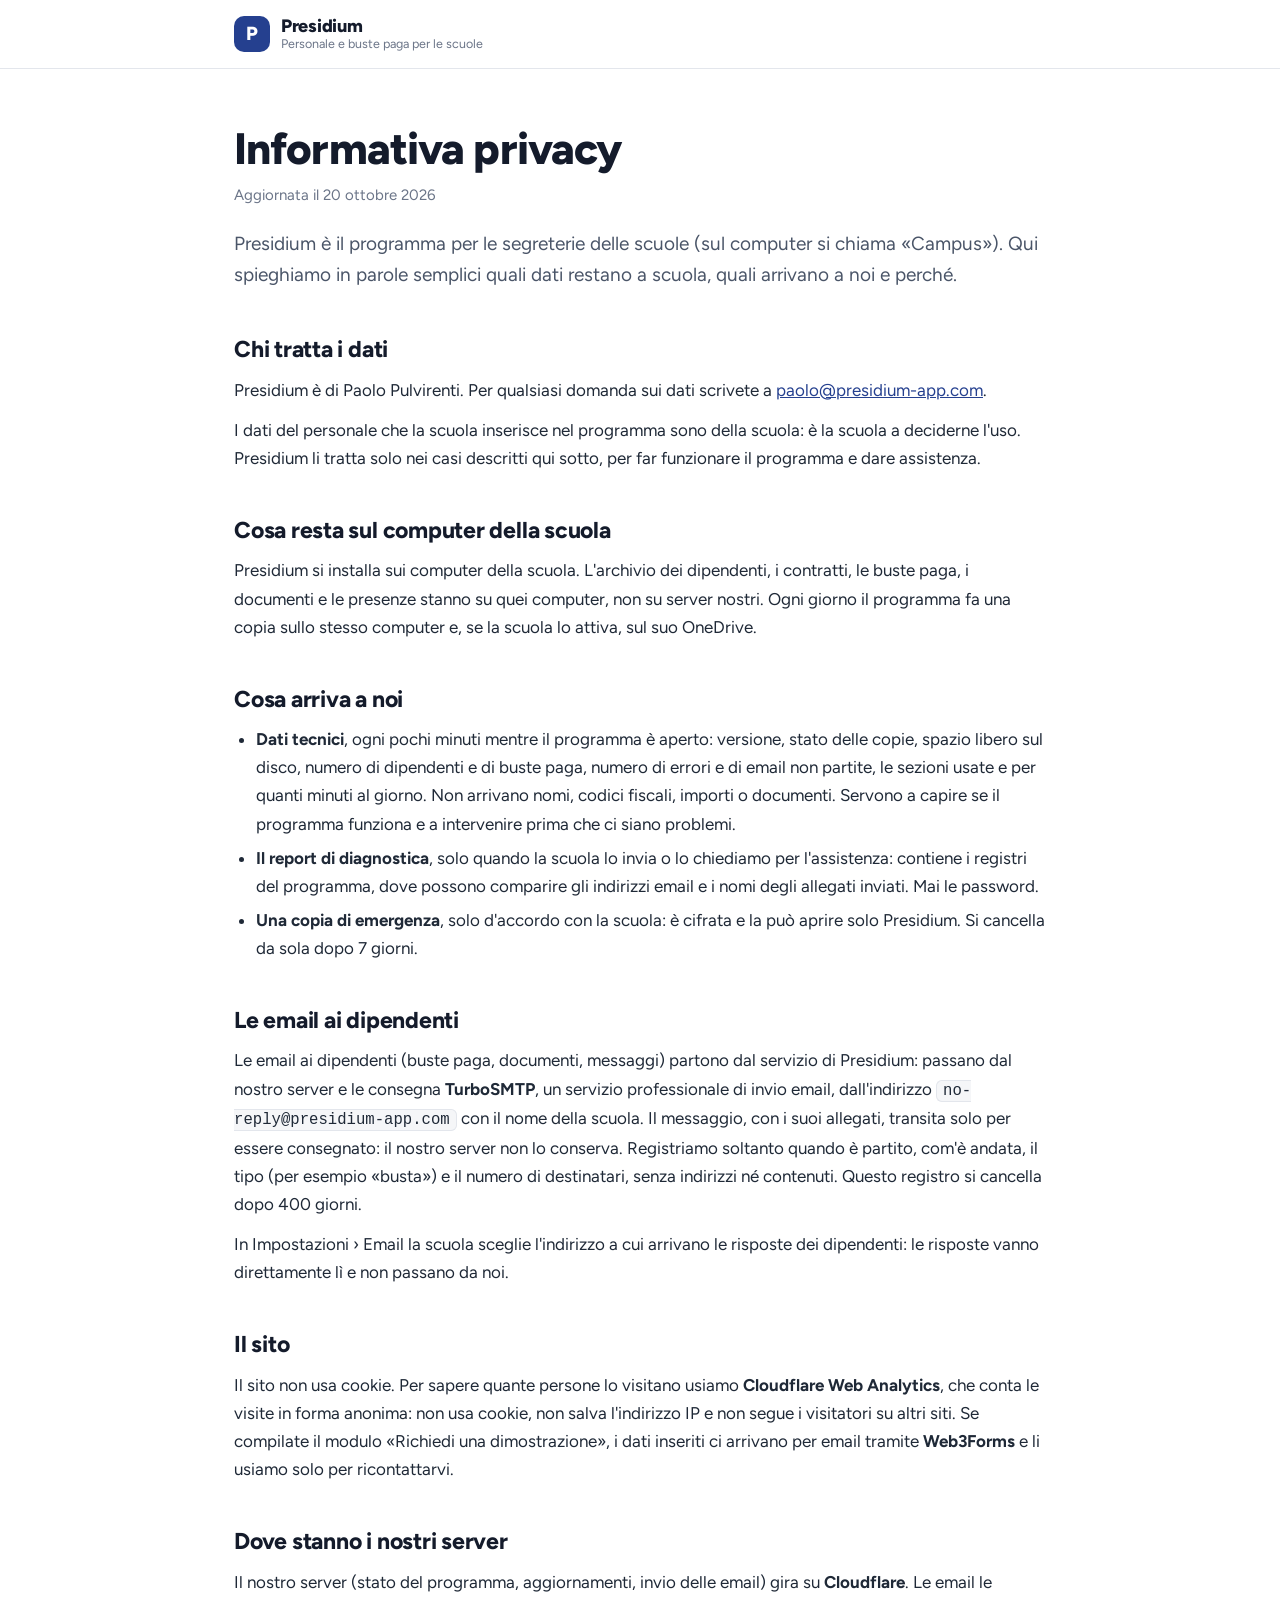
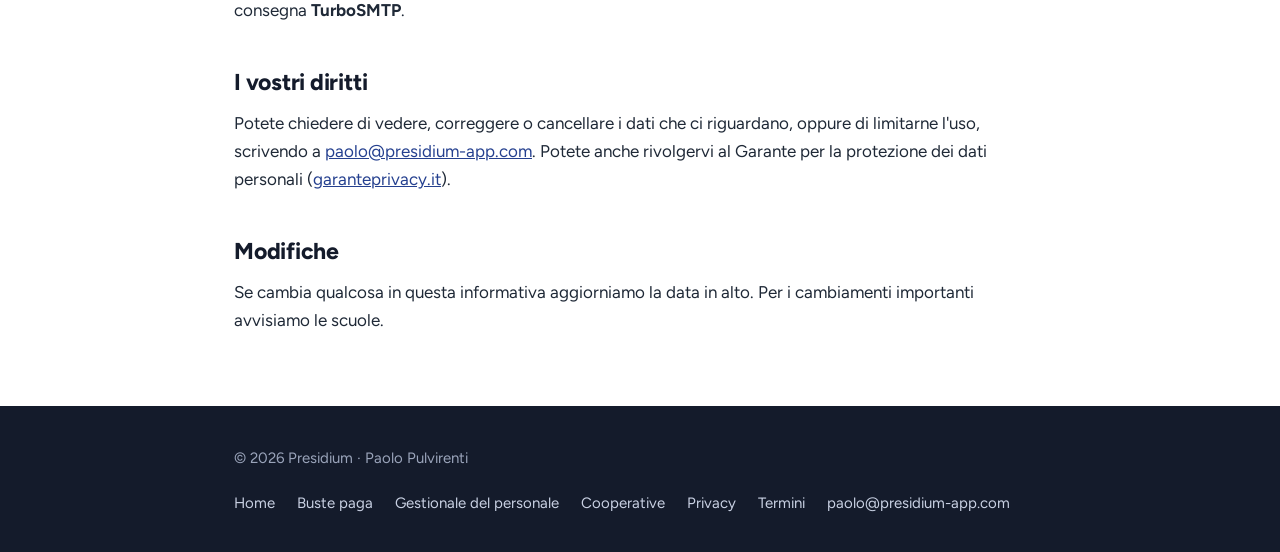
<file: privacy.html>
<!doctype html>
<html lang="it">
<head>
<meta charset="utf-8">
<meta name="viewport" content="width=device-width, initial-scale=1">
<title>Informativa privacy — Presidium</title>
<meta name="description" content="Come Presidium tratta i dati: cosa resta sul computer della scuola, cosa arriva a noi, come funziona l'invio delle email.">
<meta name="theme-color" content="#141b2b">
<link rel="canonical" href="https://presidium-app.com/privacy">
<link rel="icon" href="data:image/svg+xml,%3Csvg xmlns='http://www.w3.org/2000/svg' viewBox='0 0 64 64'%3E%3Crect width='64' height='64' rx='14' fill='%2325408f'/%3E%3Ctext x='32' y='45' font-family='Arial,sans-serif' font-size='36' font-weight='700' fill='white' text-anchor='middle'%3EP%3C/text%3E%3C/svg%3E">
<style>
  @font-face{font-family:"Figtree";font-style:normal;font-weight:400 800;font-display:swap;src:url(fonts/figtree-latin.woff2) format("woff2")}
  :root{--ink:#141b2b;--ink-line:#2c3750;--text:#1f2937;--muted:#4a5568;--subtle:#6b7588;--bg-2:#f5f6f8;--line:#e3e6ec;--brand:#25408f;--brand-soft:#e8edf9;--brand-light:#9db2f2;
    --ff:"Figtree",-apple-system,BlinkMacSystemFont,"Segoe UI",Roboto,Helvetica,Arial,sans-serif}
  *{box-sizing:border-box;margin:0;padding:0}
  body{font-family:var(--ff);color:var(--text);background:#fff;font-size:17px;line-height:1.65;-webkit-font-smoothing:antialiased}
  a{color:var(--brand)}
  :focus-visible{outline:3px solid var(--brand-light);outline-offset:2px;border-radius:6px}
  .wrap{max-width:860px;margin:0 auto;padding:0 24px}
  .nav{border-bottom:1px solid var(--line)}
  .nav-in{display:flex;align-items:center;height:68px}
  .logo{display:flex;align-items:center;gap:11px;text-decoration:none;color:var(--ink)}
  .logo-mark{width:36px;height:36px;border-radius:10px;background:var(--brand);color:#fff;display:grid;place-items:center;font-weight:800;font-size:19px}
  .logo b{display:block;font-size:18px;font-weight:800;letter-spacing:-.3px;line-height:1.1}
  .logo small{display:block;font-size:12.5px;color:var(--subtle);line-height:1.2}
  main.wrap{padding:56px 24px 72px}
  h1{color:var(--ink);font-size:clamp(32px,4vw,44px);line-height:1.1;font-weight:800;letter-spacing:-.02em}
  .agg{margin-top:10px;color:var(--subtle);font-size:15px}
  .lead{margin-top:20px;font-size:19px;color:var(--muted)}
  h2{color:var(--ink);font-size:23px;line-height:1.25;font-weight:750;letter-spacing:-.01em;margin:44px 0 12px}
  h3{color:var(--ink);font-size:18px;font-weight:700;margin:26px 0 8px}
  p+p,p+ul,ul+p{margin-top:12px}
  ul{padding-left:22px}
  li+li{margin-top:6px}
  .riquadro{margin-top:16px;padding:16px 20px;border-radius:14px;background:var(--brand-soft);border:1px solid #cdd8f3}
  code{font-size:.92em;background:var(--bg-2);border:1px solid var(--line);border-radius:6px;padding:1px 6px}
  .ft{background:var(--ink);color:#9aa4ba;padding:40px 0;font-size:15px}
  .ft-in{display:flex;justify-content:space-between;gap:20px;flex-wrap:wrap}
  .ft a{color:#c9d1e3;text-decoration:none}
  .ft a:hover{color:#fff}
  .ft-links{display:flex;gap:22px;flex-wrap:wrap}
</style>
</head>
<body>
<header class="nav"><div class="wrap nav-in">
  <a class="logo" href="/"><span class="logo-mark" aria-hidden="true">P</span><span><b>Presidium</b><small>Personale e buste paga per le scuole</small></span></a>
</div></header>

<main class="wrap">
  <h1>Informativa privacy</h1>
  <p class="agg">Aggiornata il 20 ottobre 2026</p>
  <p class="lead">Presidium è il programma per le segreterie delle scuole (sul computer si chiama «Campus»). Qui spieghiamo in parole semplici quali dati restano a scuola, quali arrivano a noi e perché.</p>

  <h2>Chi tratta i dati</h2>
  <p>Presidium è di Paolo Pulvirenti. Per qualsiasi domanda sui dati scrivete a <a href="mailto:paolo@presidium-app.com">paolo@presidium-app.com</a>.</p>
  <p>I dati del personale che la scuola inserisce nel programma sono della scuola: è la scuola a deciderne l'uso. Presidium li tratta solo nei casi descritti qui sotto, per far funzionare il programma e dare assistenza.</p>

  <h2>Cosa resta sul computer della scuola</h2>
  <p>Presidium si installa sui computer della scuola. L'archivio dei dipendenti, i contratti, le buste paga, i documenti e le presenze stanno su quei computer, non su server nostri. Ogni giorno il programma fa una copia sullo stesso computer e, se la scuola lo attiva, sul suo OneDrive.</p>

  <h2>Cosa arriva a noi</h2>
  <ul>
    <li><b>Dati tecnici</b>, ogni pochi minuti mentre il programma è aperto: versione, stato delle copie, spazio libero sul disco, numero di dipendenti e di buste paga, numero di errori e di email non partite, le sezioni usate e per quanti minuti al giorno. Non arrivano nomi, codici fiscali, importi o documenti. Servono a capire se il programma funziona e a intervenire prima che ci siano problemi.</li>
    <li><b>Il report di diagnostica</b>, solo quando la scuola lo invia o lo chiediamo per l'assistenza: contiene i registri del programma, dove possono comparire gli indirizzi email e i nomi degli allegati inviati. Mai le password.</li>
    <li><b>Una copia di emergenza</b>, solo d'accordo con la scuola: è cifrata e la può aprire solo Presidium. Si cancella da sola dopo 7 giorni.</li>
  </ul>

  <h2>Le email ai dipendenti</h2>
  <p>Le email ai dipendenti (buste paga, documenti, messaggi) partono dal servizio di Presidium: passano dal nostro server e le consegna <b>TurboSMTP</b>, un servizio professionale di invio email, dall'indirizzo <code>no-reply@presidium-app.com</code> con il nome della scuola. Il messaggio, con i suoi allegati, transita solo per essere consegnato: il nostro server non lo conserva. Registriamo soltanto quando è partito, com'è andata, il tipo (per esempio «busta») e il numero di destinatari, senza indirizzi né contenuti. Questo registro si cancella dopo 400 giorni.</p>
  <p>In Impostazioni › Email la scuola sceglie l'indirizzo a cui arrivano le risposte dei dipendenti: le risposte vanno direttamente lì e non passano da noi.</p>

  <h2>Il sito</h2>
  <p>Il sito non usa cookie. Per sapere quante persone lo visitano usiamo <b>Cloudflare Web Analytics</b>, che conta le visite in forma anonima: non usa cookie, non salva l'indirizzo IP e non segue i visitatori su altri siti. Se compilate il modulo «Richiedi una dimostrazione», i dati inseriti ci arrivano per email tramite <b>Web3Forms</b> e li usiamo solo per ricontattarvi.</p>

  <h2>Dove stanno i nostri server</h2>
  <p>Il nostro server (stato del programma, aggiornamenti, invio delle email) gira su <b>Cloudflare</b>. Le email le consegna <b>TurboSMTP</b>.</p>

  <h2>I vostri diritti</h2>
  <p>Potete chiedere di vedere, correggere o cancellare i dati che ci riguardano, oppure di limitarne l'uso, scrivendo a <a href="mailto:paolo@presidium-app.com">paolo@presidium-app.com</a>. Potete anche rivolgervi al Garante per la protezione dei dati personali (<a href="https://www.garanteprivacy.it">garanteprivacy.it</a>).</p>

  <h2>Modifiche</h2>
  <p>Se cambia qualcosa in questa informativa aggiorniamo la data in alto. Per i cambiamenti importanti avvisiamo le scuole.</p>
</main>

<footer class="ft"><div class="wrap ft-in">
  <span>© 2026 Presidium · Paolo Pulvirenti</span>
  <nav class="ft-links" aria-label="Collegamenti"><a href="/">Home</a><a href="/buste-paga-dipendenti">Buste paga</a><a href="/gestionale-personale-scuola">Gestionale del personale</a><a href="/cooperative-scolastiche">Cooperative</a><a href="/privacy">Privacy</a><a href="/termini">Termini</a><a href="mailto:paolo@presidium-app.com">paolo@presidium-app.com</a></nav>
</div></footer>
<!-- Cloudflare Web Analytics --><script type='module' src='https://static.cloudflareinsights.com/beacon.min.js' data-cf-beacon='{"token": "c311274bb4e74762b50359ec622fffd0"}'></script><!-- End Cloudflare Web Analytics -->
</body>
</html>
</file>
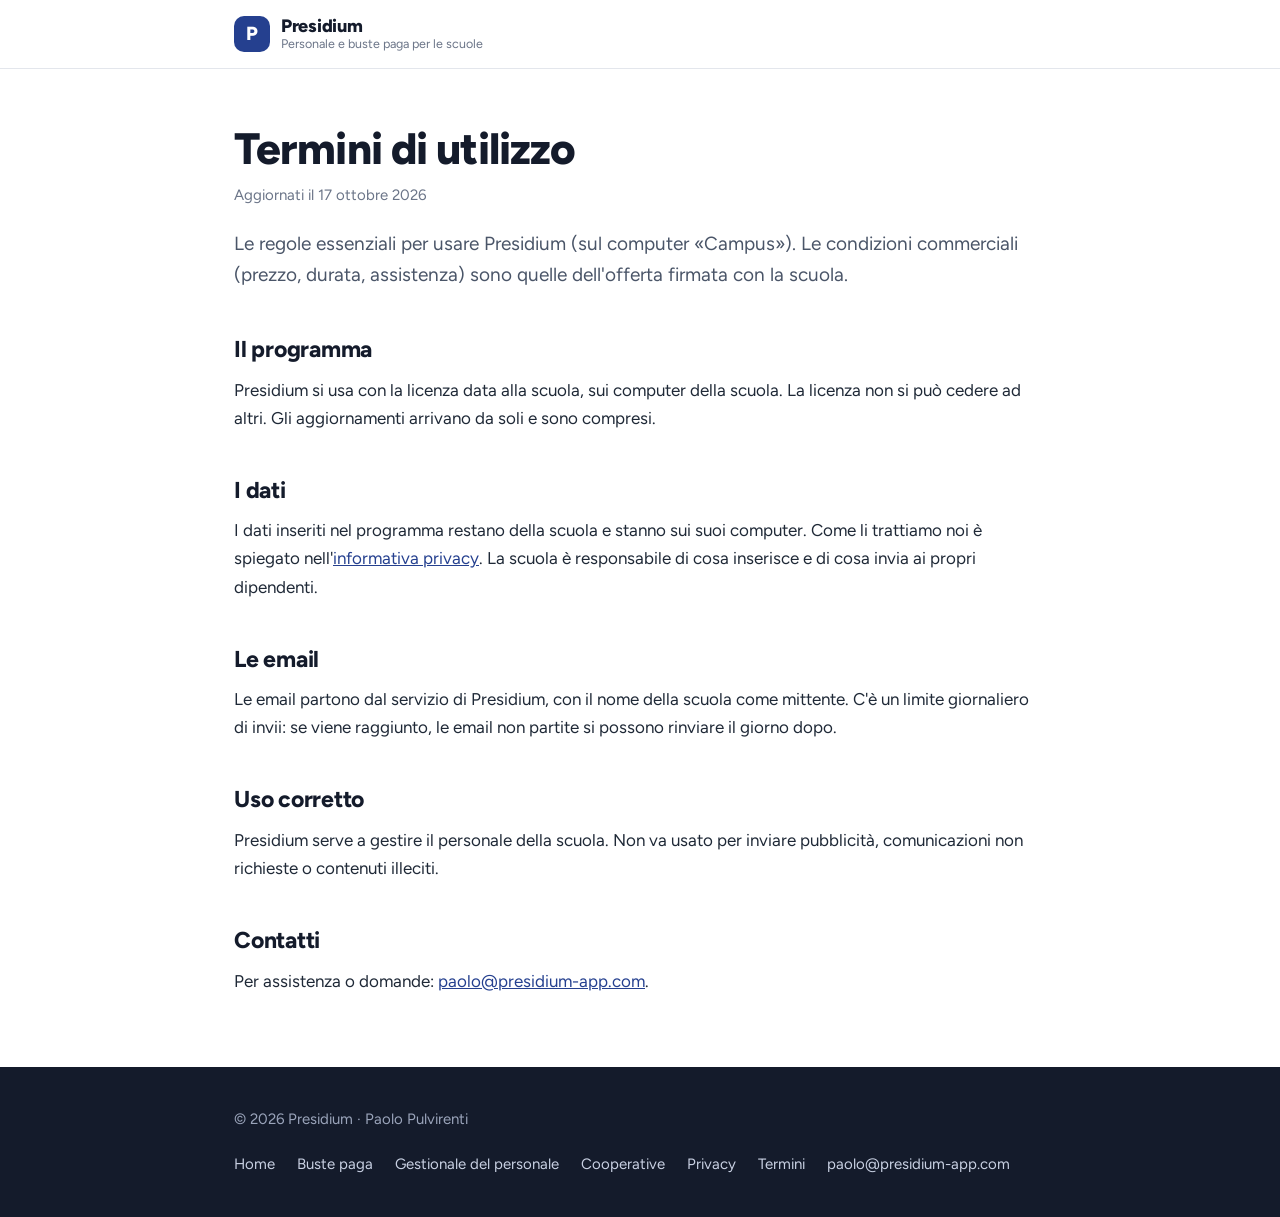
<file: termini.html>
<!doctype html>
<html lang="it">
<head>
<meta charset="utf-8">
<meta name="viewport" content="width=device-width, initial-scale=1">
<title>Termini di utilizzo — Presidium</title>
<meta name="description" content="Le regole essenziali per usare Presidium: licenza, dati, invio delle email e uso corretto.">
<meta name="theme-color" content="#141b2b">
<link rel="canonical" href="https://presidium-app.com/termini">
<link rel="icon" href="data:image/svg+xml,%3Csvg xmlns='http://www.w3.org/2000/svg' viewBox='0 0 64 64'%3E%3Crect width='64' height='64' rx='14' fill='%2325408f'/%3E%3Ctext x='32' y='45' font-family='Arial,sans-serif' font-size='36' font-weight='700' fill='white' text-anchor='middle'%3EP%3C/text%3E%3C/svg%3E">
<style>
  @font-face{font-family:"Figtree";font-style:normal;font-weight:400 800;font-display:swap;src:url(fonts/figtree-latin.woff2) format("woff2")}
  :root{--ink:#141b2b;--ink-line:#2c3750;--text:#1f2937;--muted:#4a5568;--subtle:#6b7588;--bg-2:#f5f6f8;--line:#e3e6ec;--brand:#25408f;--brand-soft:#e8edf9;--brand-light:#9db2f2;
    --ff:"Figtree",-apple-system,BlinkMacSystemFont,"Segoe UI",Roboto,Helvetica,Arial,sans-serif}
  *{box-sizing:border-box;margin:0;padding:0}
  body{font-family:var(--ff);color:var(--text);background:#fff;font-size:17px;line-height:1.65;-webkit-font-smoothing:antialiased}
  a{color:var(--brand)}
  :focus-visible{outline:3px solid var(--brand-light);outline-offset:2px;border-radius:6px}
  .wrap{max-width:860px;margin:0 auto;padding:0 24px}
  .nav{border-bottom:1px solid var(--line)}
  .nav-in{display:flex;align-items:center;height:68px}
  .logo{display:flex;align-items:center;gap:11px;text-decoration:none;color:var(--ink)}
  .logo-mark{width:36px;height:36px;border-radius:10px;background:var(--brand);color:#fff;display:grid;place-items:center;font-weight:800;font-size:19px}
  .logo b{display:block;font-size:18px;font-weight:800;letter-spacing:-.3px;line-height:1.1}
  .logo small{display:block;font-size:12.5px;color:var(--subtle);line-height:1.2}
  main.wrap{padding:56px 24px 72px}
  h1{color:var(--ink);font-size:clamp(32px,4vw,44px);line-height:1.1;font-weight:800;letter-spacing:-.02em}
  .agg{margin-top:10px;color:var(--subtle);font-size:15px}
  .lead{margin-top:20px;font-size:19px;color:var(--muted)}
  h2{color:var(--ink);font-size:23px;line-height:1.25;font-weight:750;letter-spacing:-.01em;margin:44px 0 12px}
  h3{color:var(--ink);font-size:18px;font-weight:700;margin:26px 0 8px}
  p+p,p+ul,ul+p{margin-top:12px}
  ul{padding-left:22px}
  li+li{margin-top:6px}
  .riquadro{margin-top:16px;padding:16px 20px;border-radius:14px;background:var(--brand-soft);border:1px solid #cdd8f3}
  code{font-size:.92em;background:var(--bg-2);border:1px solid var(--line);border-radius:6px;padding:1px 6px}
  .ft{background:var(--ink);color:#9aa4ba;padding:40px 0;font-size:15px}
  .ft-in{display:flex;justify-content:space-between;gap:20px;flex-wrap:wrap}
  .ft a{color:#c9d1e3;text-decoration:none}
  .ft a:hover{color:#fff}
  .ft-links{display:flex;gap:22px;flex-wrap:wrap}
</style>
</head>
<body>
<header class="nav"><div class="wrap nav-in">
  <a class="logo" href="/"><span class="logo-mark" aria-hidden="true">P</span><span><b>Presidium</b><small>Personale e buste paga per le scuole</small></span></a>
</div></header>

<main class="wrap">
  <h1>Termini di utilizzo</h1>
  <p class="agg">Aggiornati il 17 ottobre 2026</p>
  <p class="lead">Le regole essenziali per usare Presidium (sul computer «Campus»). Le condizioni commerciali (prezzo, durata, assistenza) sono quelle dell'offerta firmata con la scuola.</p>

  <h2>Il programma</h2>
  <p>Presidium si usa con la licenza data alla scuola, sui computer della scuola. La licenza non si può cedere ad altri. Gli aggiornamenti arrivano da soli e sono compresi.</p>

  <h2>I dati</h2>
  <p>I dati inseriti nel programma restano della scuola e stanno sui suoi computer. Come li trattiamo noi è spiegato nell'<a href="/privacy">informativa privacy</a>. La scuola è responsabile di cosa inserisce e di cosa invia ai propri dipendenti.</p>

  <h2>Le email</h2>
  <p>Le email partono dal servizio di Presidium, con il nome della scuola come mittente. C'è un limite giornaliero di invii: se viene raggiunto, le email non partite si possono rinviare il giorno dopo.</p>

  <h2>Uso corretto</h2>
  <p>Presidium serve a gestire il personale della scuola. Non va usato per inviare pubblicità, comunicazioni non richieste o contenuti illeciti.</p>

  <h2>Contatti</h2>
  <p>Per assistenza o domande: <a href="mailto:paolo@presidium-app.com">paolo@presidium-app.com</a>.</p>
</main>

<footer class="ft"><div class="wrap ft-in">
  <span>© 2026 Presidium · Paolo Pulvirenti</span>
  <nav class="ft-links" aria-label="Collegamenti"><a href="/">Home</a><a href="/buste-paga-dipendenti">Buste paga</a><a href="/gestionale-personale-scuola">Gestionale del personale</a><a href="/cooperative-scolastiche">Cooperative</a><a href="/privacy">Privacy</a><a href="/termini">Termini</a><a href="mailto:paolo@presidium-app.com">paolo@presidium-app.com</a></nav>
</div></footer>
<!-- Cloudflare Web Analytics --><script type='module' src='https://static.cloudflareinsights.com/beacon.min.js' data-cf-beacon='{"token": "c311274bb4e74762b50359ec622fffd0"}'></script><!-- End Cloudflare Web Analytics -->
</body>
</html>
</file>
<file: pagine.css>
/* Stile comune delle pagine di approfondimento (buste paga, gestionale, cooperative). Stessi colori e caratteri della home. */
@font-face{font-family:"Figtree";font-style:normal;font-weight:400 800;font-display:swap;src:url(fonts/figtree-latin.woff2) format("woff2")}
:root{
  --ink:#141b2b;--ink-2:#1d2638;--ink-line:#2c3750;
  --text:#1f2937;--muted:#4a5568;--subtle:#6b7588;
  --bg-2:#f5f6f8;--line:#e3e6ec;
  --brand:#25408f;--brand-dark:#1a2f6c;--brand-soft:#e8edf9;--brand-light:#9db2f2;
  --r-lg:20px;
  --ff:"Figtree",-apple-system,BlinkMacSystemFont,"Segoe UI",Roboto,Helvetica,Arial,sans-serif;
  --shadow-sm:0 1px 2px rgba(20,27,43,.06);
  --shadow:0 1px 3px rgba(20,27,43,.06),0 8px 24px -12px rgba(20,27,43,.12);
}
*{box-sizing:border-box;margin:0;padding:0}
html{-webkit-text-size-adjust:100%}
body{font-family:var(--ff);color:var(--text);background:#fff;font-size:17px;line-height:1.65;-webkit-font-smoothing:antialiased}
img{max-width:100%;height:auto;display:block}
a{color:var(--brand)}
:focus-visible{outline:3px solid var(--brand-light);outline-offset:2px;border-radius:6px}
.wrap{max-width:1080px;margin:0 auto;padding:0 24px}
.testo > *{max-width:720px}
svg.i{width:20px;height:20px;stroke:currentColor;fill:none;stroke-width:1.8;stroke-linecap:round;stroke-linejoin:round;flex:none}

/* barra in alto */
.nav{position:sticky;top:0;z-index:50;background:rgba(255,255,255,.92);backdrop-filter:saturate(160%) blur(12px);-webkit-backdrop-filter:saturate(160%) blur(12px);border-bottom:1px solid var(--line)}
.nav-in{display:flex;align-items:center;gap:20px;height:68px}
.logo{display:flex;align-items:center;gap:11px;text-decoration:none;color:var(--ink)}
.logo-mark{width:36px;height:36px;border-radius:10px;background:var(--brand);color:#fff;display:grid;place-items:center;font-weight:800;font-size:19px}
.logo b{display:block;font-size:18px;font-weight:800;letter-spacing:-.3px;line-height:1.1}
.logo small{display:block;font-size:12.5px;color:var(--subtle);line-height:1.2}

/* pulsanti */
.btn{display:inline-flex;align-items:center;justify-content:center;gap:10px;font:inherit;font-size:16px;font-weight:650;padding:13px 22px;border-radius:12px;border:1px solid transparent;text-decoration:none;white-space:nowrap;transition:background .15s}
.btn-primary{background:var(--brand);color:#fff;box-shadow:0 8px 20px -10px rgba(37,64,143,.7)}
.btn-primary:hover{background:var(--brand-dark)}
.btn-white{background:#fff;color:var(--brand-dark)}
.btn-white:hover{background:var(--brand-soft)}
.btn-sm{padding:9px 16px;font-size:15px;border-radius:10px}
.nav .btn{margin-left:auto}

/* apertura */
.apertura{background:var(--ink);color:#c3cbdd;position:relative;overflow:hidden}
.apertura::before{content:"";position:absolute;inset:0;background:radial-gradient(800px 420px at 90% -20%,rgba(54,84,179,.5),transparent 60%)}
.apertura .wrap{position:relative;padding-top:72px;padding-bottom:80px}
.briciole{font-size:14px;color:#8b96ad}
.briciole a{color:#b8c1d6;text-decoration:none}
.briciole a:hover{color:#fff}
.apertura h1{color:#f6f8fd;font-size:clamp(34px,4.4vw,52px);line-height:1.08;font-weight:800;letter-spacing:-.03em;margin-top:16px;max-width:820px;text-wrap:balance}
.apertura .lead{font-size:19px;margin-top:20px;max-width:640px}
.apertura .btn{margin-top:30px}

/* blocchi */
.blk{padding:80px 0}
.blk.alt{background:var(--bg-2);border-top:1px solid var(--line);border-bottom:1px solid var(--line)}
.kicker{font-size:14px;font-weight:700;letter-spacing:.4px;color:var(--brand)}
h2{color:var(--ink);font-size:clamp(28px,3.2vw,38px);line-height:1.12;font-weight:800;letter-spacing:-.02em;text-wrap:balance;margin-top:10px}
h3{color:var(--ink);font-size:19px;line-height:1.3;font-weight:700}
.blk p.intro{margin-top:14px;color:var(--muted);font-size:18px}
.testo p+p{margin-top:14px}

.due{display:grid;grid-template-columns:minmax(0,1fr) minmax(0,1.1fr);gap:56px;align-items:center}
.due > *{min-width:0}

.ticks{list-style:none;margin-top:22px;display:flex;flex-direction:column;gap:13px}
.ticks li{display:flex;gap:12px;align-items:flex-start}
.ticks li svg{width:22px;height:22px;color:var(--brand);background:var(--brand-soft);border-radius:50%;padding:4px;margin-top:2px;stroke-width:2.4}

.passi{list-style:none;counter-reset:p;display:grid;grid-template-columns:repeat(4,1fr);gap:24px;margin-top:36px}
.passi li{counter-increment:p;border-top:5px solid var(--brand);padding-top:18px}
.passi li::before{content:counter(p);display:block;font-size:38px;font-weight:800;color:var(--brand);line-height:1}
.passi h3{margin-top:10px}
.passi p{margin-top:6px;color:var(--muted);font-size:16px}

.oggi{list-style:none;margin-top:22px;display:flex;flex-direction:column;gap:10px;counter-reset:o}
.oggi li{counter-increment:o;display:flex;gap:14px;align-items:baseline;color:var(--muted)}
.oggi li::before{content:counter(o);font-weight:800;color:var(--subtle);min-width:18px}

.schede{display:grid;grid-template-columns:repeat(3,1fr);gap:20px;margin-top:36px}
.scheda{background:#fff;border:1px solid var(--line);border-radius:var(--r-lg);padding:26px;box-shadow:var(--shadow-sm)}
.scheda p{margin-top:8px;color:var(--muted);font-size:16px}

.frame{display:block;background:#fff;border-radius:14px;overflow:hidden;box-shadow:var(--shadow);border:1px solid var(--line)}
.frame-bar{display:flex;align-items:center;gap:7px;height:30px;padding:0 12px;background:#eceff4;border-bottom:1px solid var(--line)}
.frame-bar i{width:10px;height:10px;border-radius:50%;background:#cfd5df}
.frame-bar span{margin:0 auto;font-size:12px;color:var(--subtle);font-weight:600;transform:translateX(-18px)}
.didascalia{margin-top:10px;font-size:14px;color:var(--subtle)}

.nota{margin-top:28px;background:#fff;border:1px solid var(--line);border-left:4px solid var(--brand);border-radius:10px;padding:16px 20px}

.domande{margin-top:28px;display:flex;flex-direction:column;gap:26px}
.domande h3{font-size:18px}
.domande p{margin-top:6px;color:var(--muted)}

/* invito finale */
.invito{background:var(--brand);color:#dfe6f8;border-radius:var(--r-lg);padding:44px 48px;display:flex;gap:28px;align-items:center;justify-content:space-between;flex-wrap:wrap}
.invito h2{color:#fff;margin-top:0;font-size:clamp(26px,2.8vw,34px)}
.invito p{margin-top:8px;max-width:560px}

.altre{display:grid;grid-template-columns:1fr 1fr;gap:16px;margin-top:20px}
.altre a{display:flex;justify-content:space-between;align-items:center;gap:14px;text-decoration:none;color:var(--ink);font-weight:650;background:#fff;border:1px solid var(--line);border-radius:14px;padding:18px 20px}
.altre a:hover{border-color:var(--brand)}
.altre a svg{color:var(--brand)}

/* piede */
.ft{background:var(--ink);color:#9aa4ba;padding:40px 0;font-size:15px}
.ft-in{display:flex;justify-content:space-between;gap:20px;flex-wrap:wrap}
.ft a{color:#c9d1e3;text-decoration:none}
.ft a:hover{color:#fff}
.ft-links{display:flex;gap:10px 22px;flex-wrap:wrap}

@media (max-width:900px){
  .due{grid-template-columns:1fr;gap:32px}
  .passi{grid-template-columns:1fr 1fr}
  .schede{grid-template-columns:1fr 1fr}
}
@media (max-width:640px){
  body{font-size:16px}
  .wrap{padding-left:16px;padding-right:16px}
  .logo small{display:none}
  .nav .btn{padding:9px 13px;font-size:14px}
  .apertura .wrap{padding-top:52px;padding-bottom:60px}
  .apertura .btn{width:100%}
  .blk{padding:60px 0}
  .passi,.schede,.altre{grid-template-columns:1fr}
  .invito{padding:30px 24px}
  .invito .btn{width:100%}
}
@media (prefers-reduced-motion:reduce){*{transition:none!important}}
</file>
